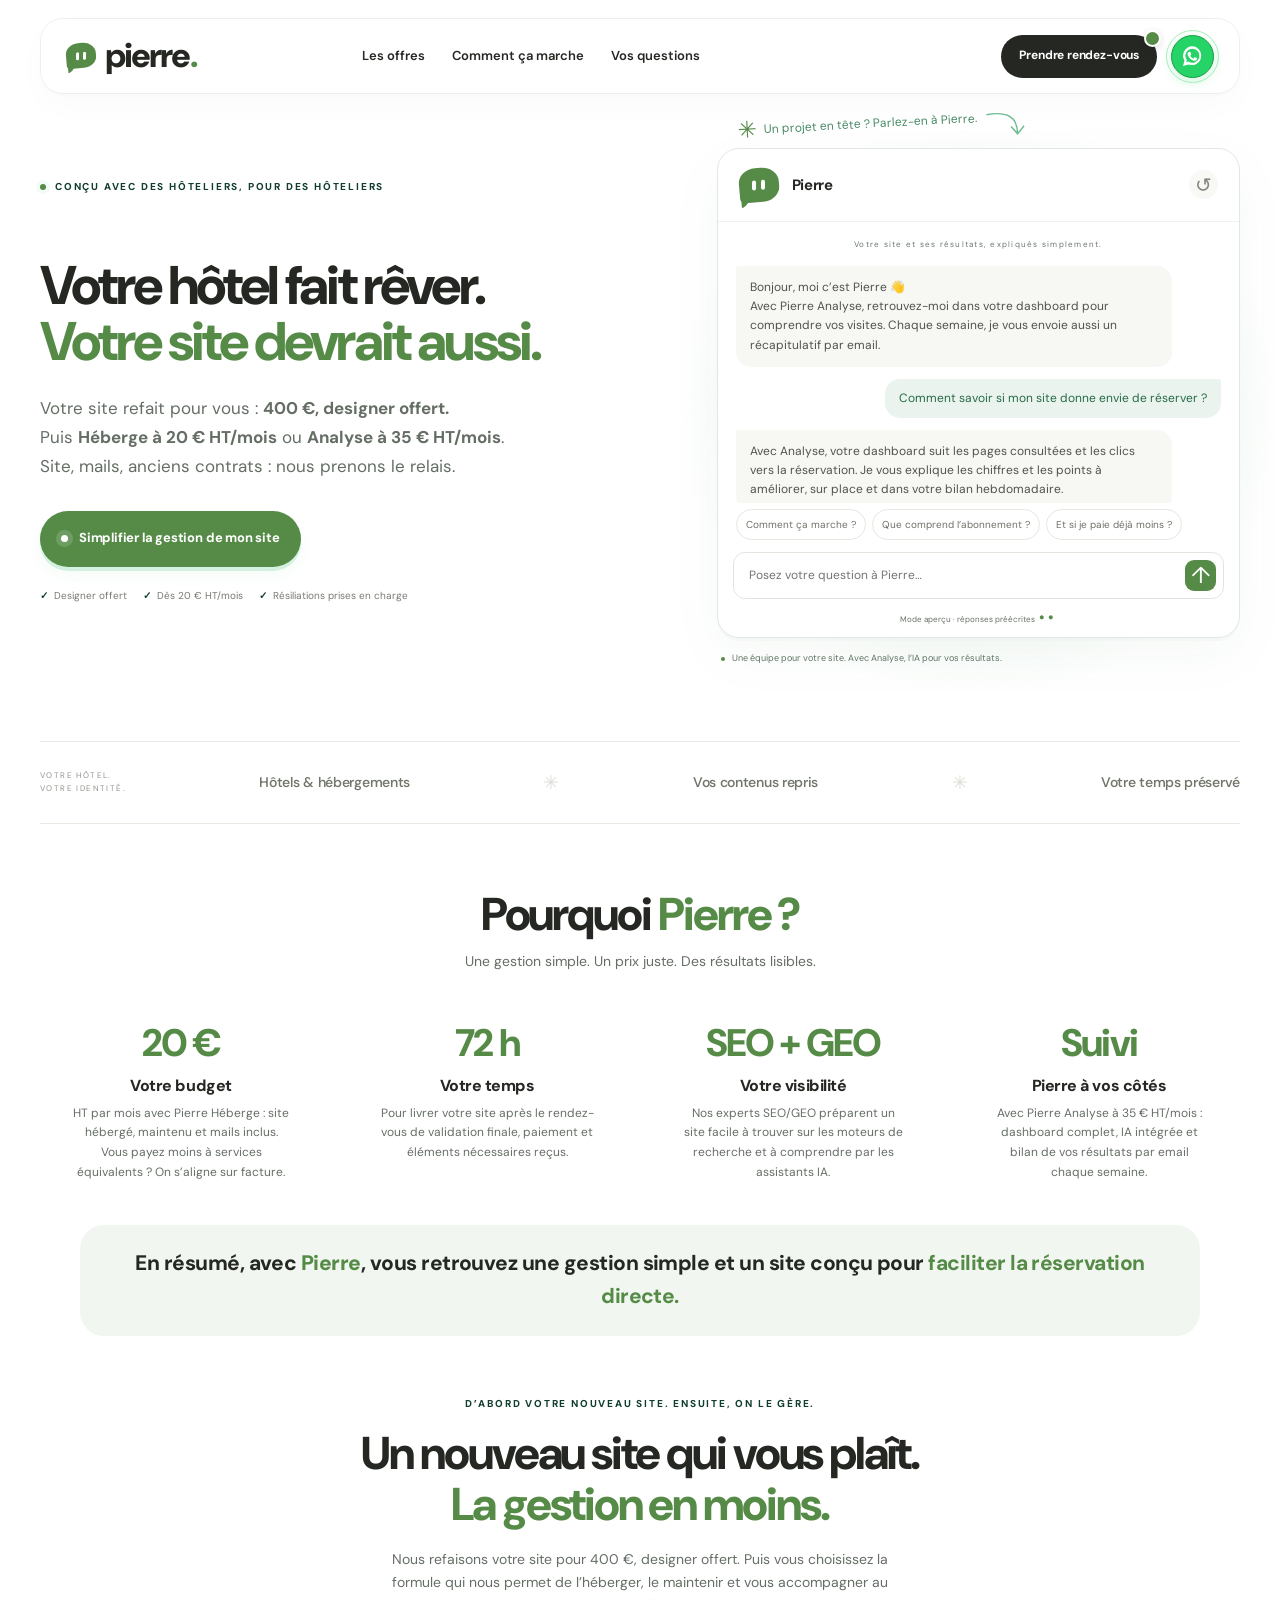
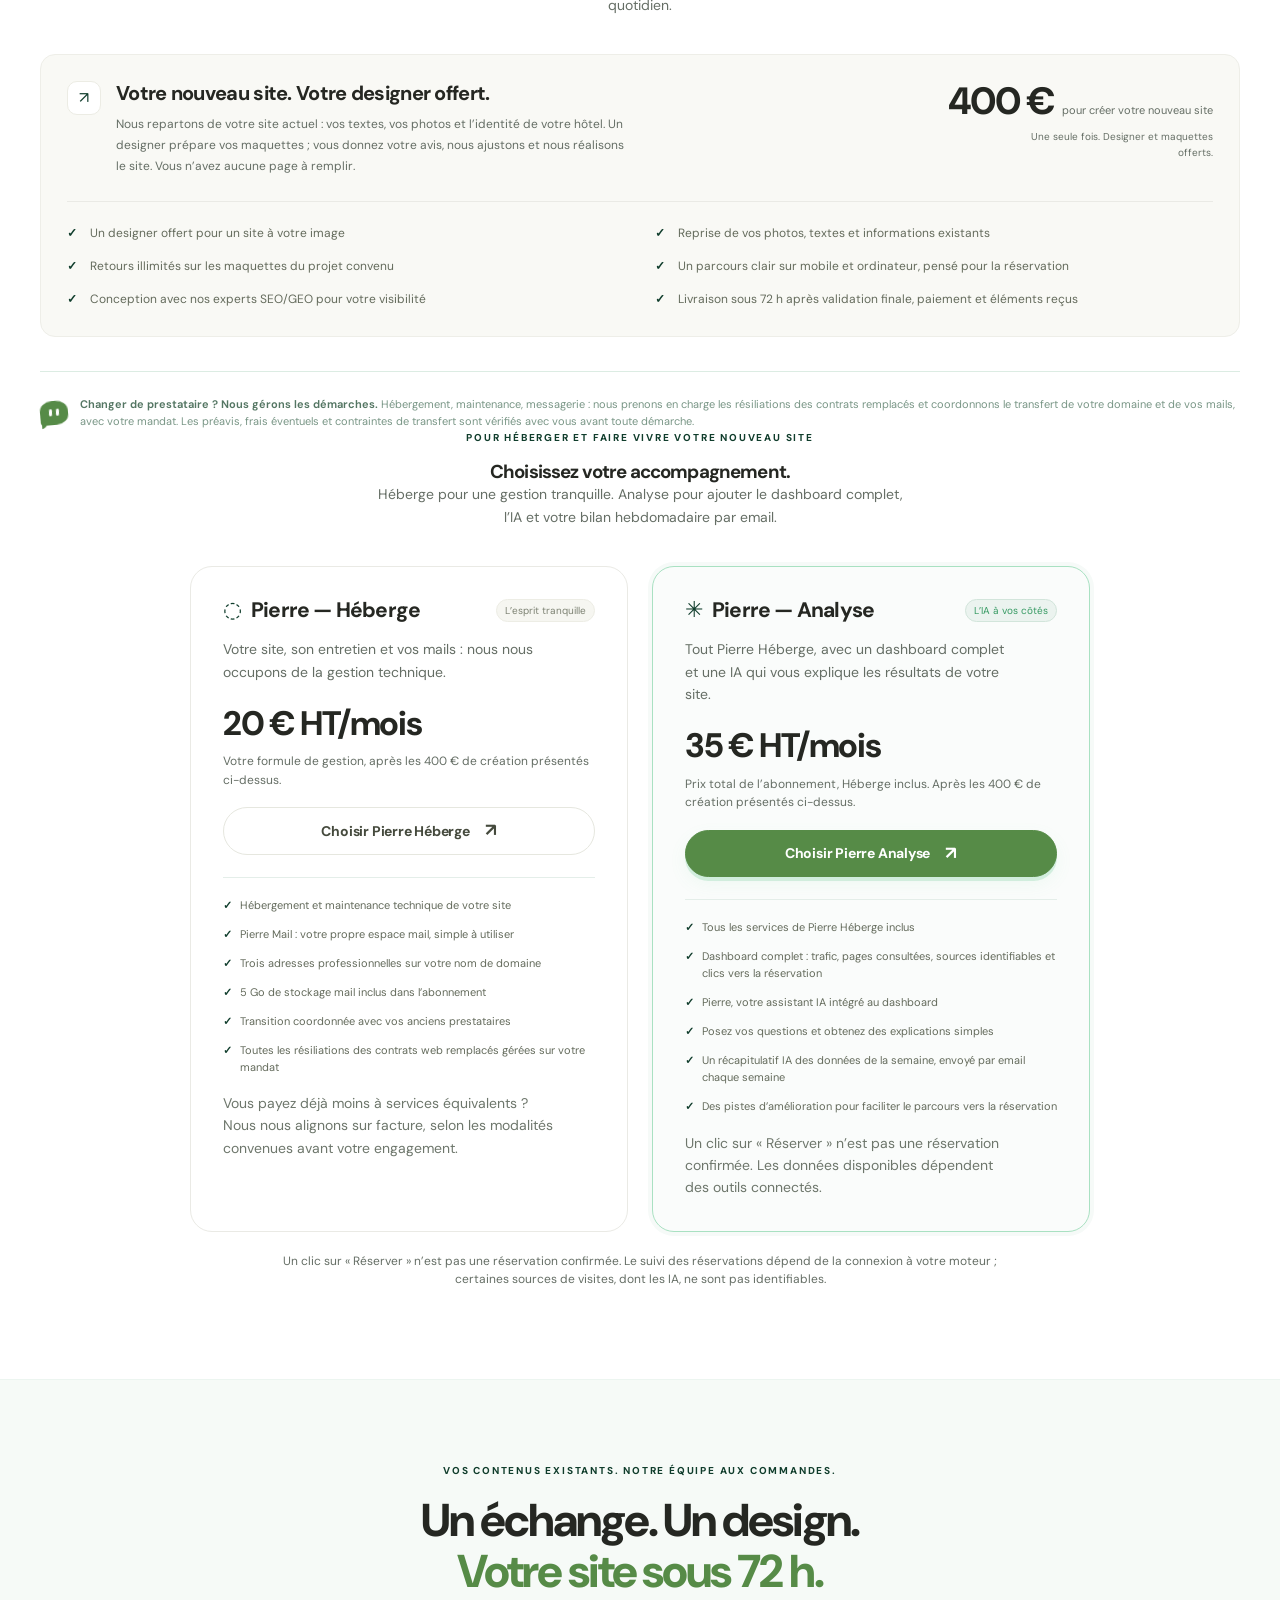
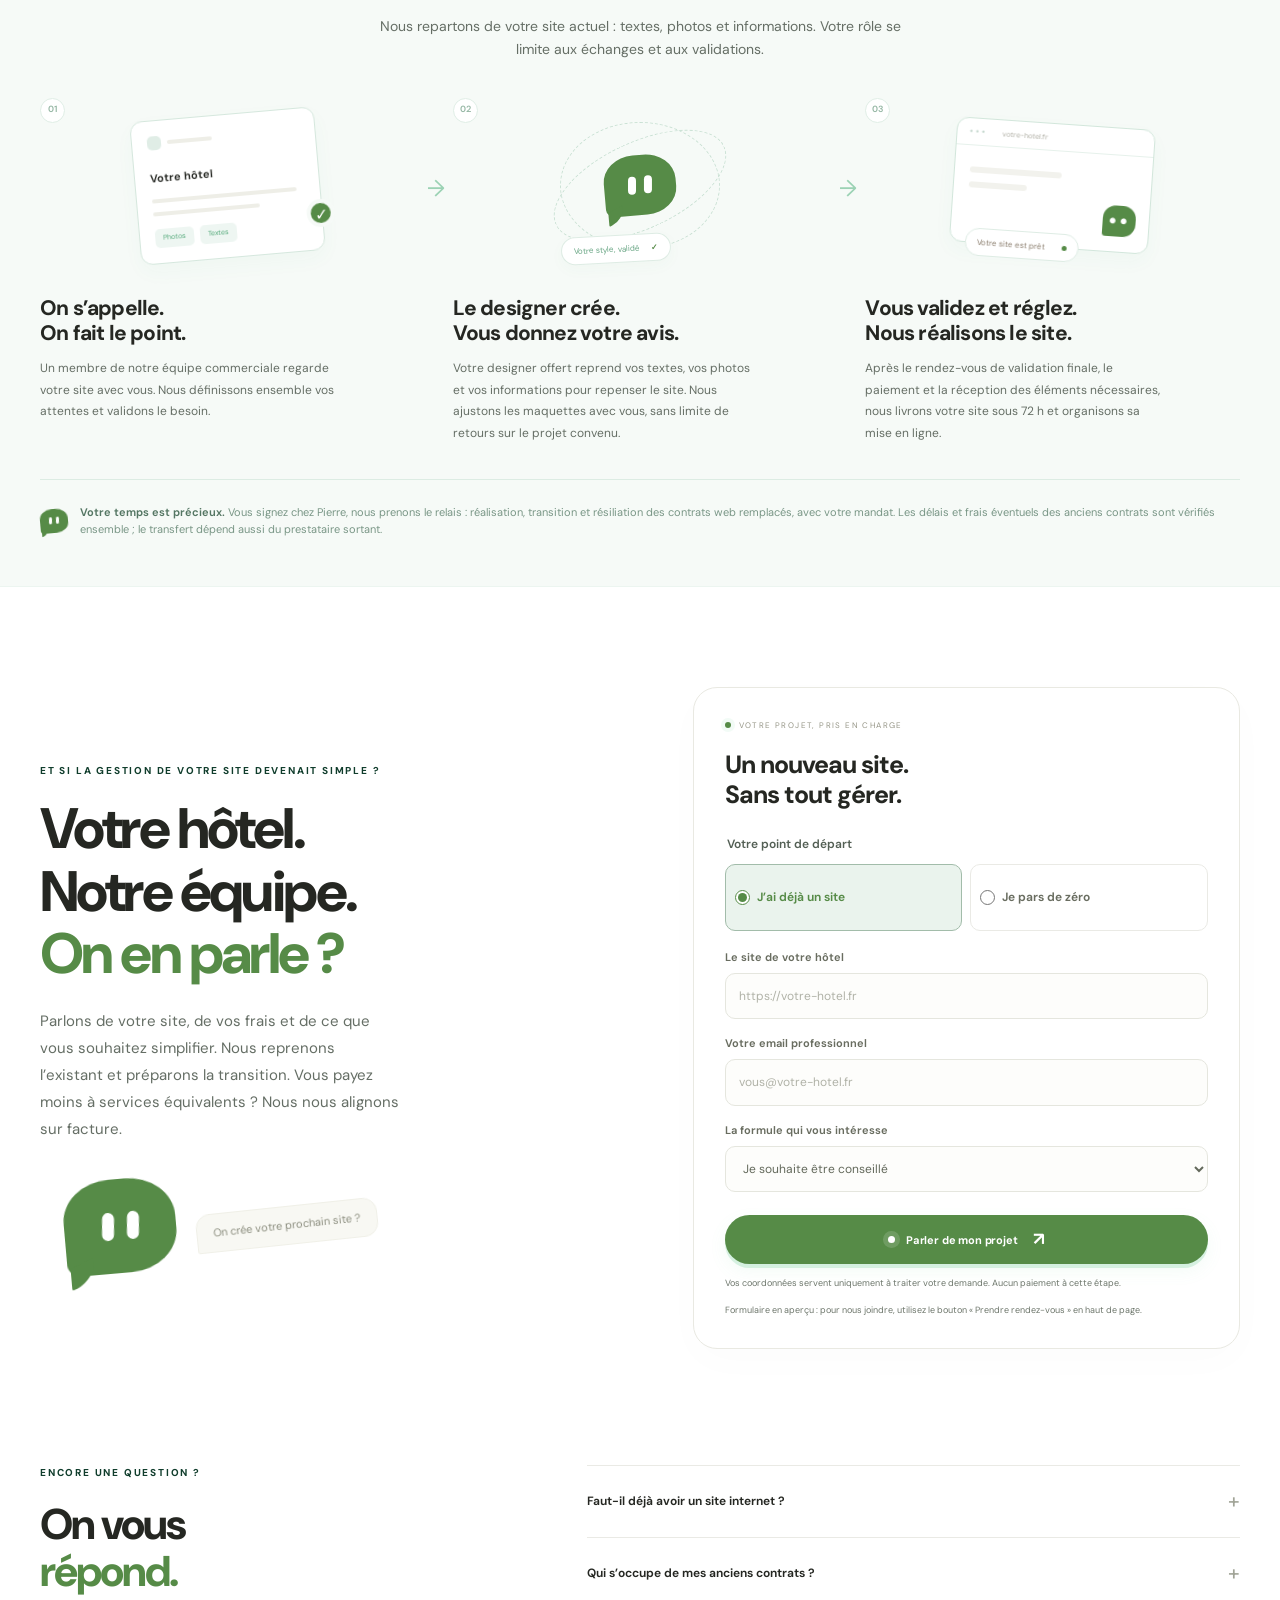
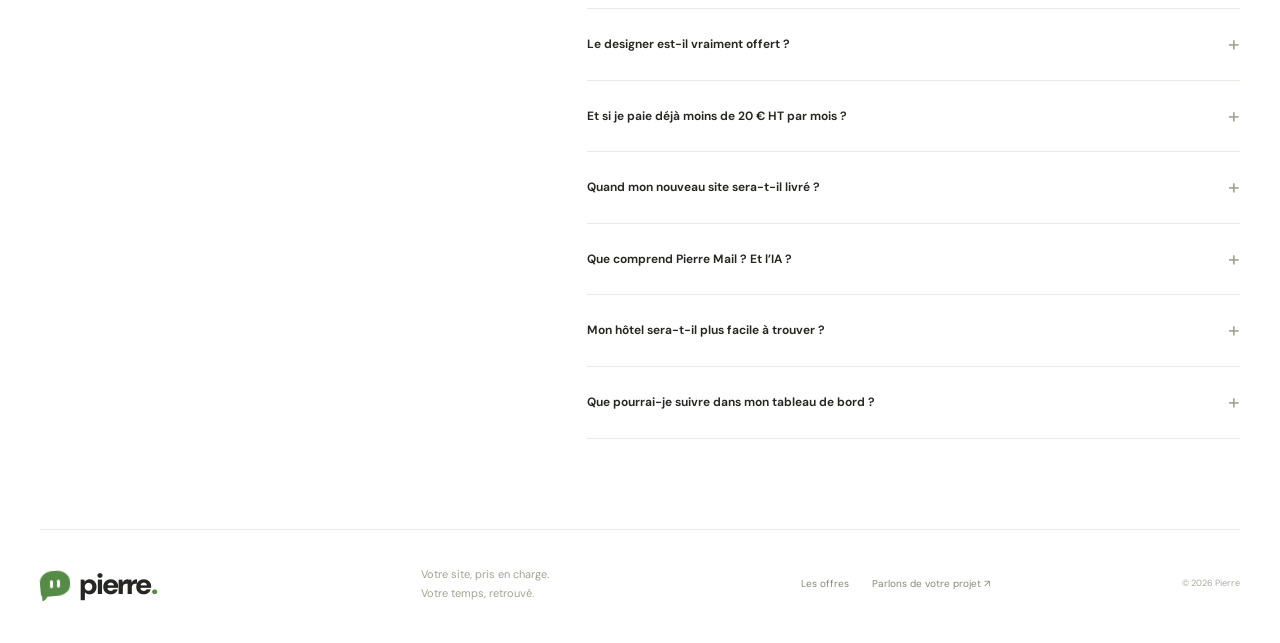
<file: index.html>
<!DOCTYPE html>

<html lang="fr">
<head>
<meta charset="utf-8"/>
<meta content="width=device-width, initial-scale=1" name="viewport"/>
<title>Pierre — Hébergez à 20 €, analysez avec l’IA à 35 € HT/mois.</title>
<meta content="Pierre Héberge à 20 € HT/mois : hébergement, maintenance et mails. Pierre Analyse à 35 € HT/mois : Héberge + dashboard complet, IA et bilan hebdomadaire par email. Création du site : 400 €, designer offert." name="description"/>
<meta content="#174c38" name="theme-color"/>
<meta content="index,follow,max-image-preview:large" name="robots"/>
<!-- Contenu révisé ; vérifier les modalités commerciales avant publication. -->
<link href="https://pierre-ai.fr/" rel="canonical"/>
<meta content="website" property="og:type"/>
<meta content="fr_FR" property="og:locale"/>
<meta content="Votre hôtel fait rêver. Votre site devrait aussi." property="og:title"/>
<meta content="Une équipe pour votre site, votre hébergement et vos mails. Designer offert, contenus repris et tableau de bord avec Pierre pour comprendre votre trafic." property="og:description"/>
<meta content="https://pierre-ai.fr/" property="og:url"/>
<meta content="https://pierre-ai.fr/og-image.svg" property="og:image"/>
<meta content="summary_large_image" name="twitter:card"/>
<link href="icon.svg" rel="icon" type="image/svg+xml"/>
<link href="https://fonts.googleapis.com" rel="preconnect"/>
<link crossorigin="" href="https://fonts.gstatic.com" rel="preconnect"/>
<link href="https://fonts.googleapis.com/css2?family=DM+Sans:wght@400;450;500;550;600;650;700;750;800;850;900&amp;display=swap" rel="stylesheet"/>
<link href="styles.css" rel="stylesheet"/>
<script type="application/ld+json">{"@context": "https://schema.org", "@graph": [{"@type": "Organization", "@id": "https://pierre-ai.fr/#org", "name": "Pierre", "url": "https://pierre-ai.fr/"}, {"@type": "WebSite", "name": "Pierre", "url": "https://pierre-ai.fr/", "inLanguage": "fr"}]}</script>
</head>
<body>
<a class="skip-link" href="#contenu">Aller au contenu</a>
<header class="header">
<nav aria-label="Navigation principale" class="nav wrap">
<a aria-label="Pierre, accueil" class="logo" href="#accueil">
<span aria-hidden="true" class="mascot small">
<i></i>
<i></i>
</span>
    pierre<span class="logo-dot">.</span>
</a>
<div class="nav-links" id="nav-links">
<a href="#offres">Les offres</a>
<a href="#methode">Comment ça marche</a>
<a href="#faq">Vos questions</a>
</div>
<div class="nav-contact-actions">
<a class="button nav-cta appointment-button" href="https://calendly.com/enzo-giardina-edu/30min" rel="noopener noreferrer" target="_blank">
<span aria-hidden="true" class="appointment-notification"></span>
  Prendre rendez-vous

</a>
<a aria-label="Contacter l’équipe Pierre sur WhatsApp" class="whatsapp-button" href="https://wa.me/33763126175?text=Bonjour%2C%20je%20souhaite%20en%20savoir%20plus%20sur%20Pierre." rel="noopener noreferrer" target="_blank">
<svg aria-hidden="true" class="whatsapp-icon" focusable="false" viewbox="0 0 32 32">
<path d="M16 3A12 12 0 0 0 5.7 21.15L3.9 28.1l7.09-1.85A12 12 0 1 0 16 3Zm0 3a9 9 0 1 1-4.63 16.72l-.55-.33-2.83.74.72-2.79-.36-.58A9 9 0 0 1 16 6Z" fill="currentColor" fill-rule="evenodd"></path>
<path d="m11.5 10.1 1.1-.1c.3 0 .5.1.7.5l1 2.3c.1.3.1.5-.1.8l-.8 1c-.2.2-.2.4 0 .7.8 1.4 1.8 2.4 3.3 3.1.3.2.5.2.7-.1l1-1.2c.2-.3.4-.3.7-.2l2.2 1.1c.4.2.5.3.5.6 0 1.6-1.2 2.8-2.6 2.8-1.8 0-4.5-1.2-6.4-3-1.8-1.7-3.2-4-3.2-5.8 0-1.1.7-2.2 1.9-2.5Z" fill="currentColor"></path>
</svg>
</a>
</div>
<button aria-controls="nav-links" aria-expanded="false" aria-label="Ouvrir le menu" class="menu-toggle" type="button">
<span></span>
<span></span>
</button>
</nav>
</header>
<main id="contenu">
<section class="hero wrap" id="accueil">
<div class="hero-copy">
<p class="eyebrow"><span class="status-dot"></span> CONÇU AVEC DES HÔTELIERS, POUR DES HÔTELIERS</p>
<h1><br/>Votre hôtel fait rêver.<br/><span>Votre site devrait aussi.</span></h1>
<p class="hero-description">Votre site refait pour vous : <strong>400 €, designer offert.</strong><br/>Puis <strong>Héberge à 20 € HT/mois</strong> ou <strong>Analyse à 35 € HT/mois</strong>. <br class="desktop-break"/> Site, mails, anciens contrats : nous prenons le relais.</p>
<a class="button primary hero-cta" href="#demande"><span class="button-dot"></span>Simplifier la gestion de mon site</a>
<div class="hero-facts"><span><b>✓</b> Designer offert</span><span><b>✓</b> Dès 20 € HT/mois</span><span><b>✓</b> Résiliations prises en charge</span></div>
</div>
<div class="hero-demo">
<div class="demo-caption"><span aria-hidden="true" class="little-spark">✳</span> Un projet en tête ? Parlez-en à Pierre. <svg aria-hidden="true" viewbox="0 0 50 35"><path d="M2 5Q38 0 37 28M30 20l7 9 8-9"></path></svg></div>
<div class="chat" id="chat">
<div class="chat-header"><span aria-hidden="true" class="mascot"><i></i><i></i></span><div><strong>Pierre</strong></div><button aria-label="Recommencer la conversation" class="icon-button" id="reset-chat" title="Recommencer la conversation" type="button">↺</button></div>
<div aria-label="Conversation avec Pierre" aria-live="polite" aria-relevant="additions" class="chat-messages" id="messages" role="log"><p class="chat-context">Votre site et ses résultats, expliqués simplement.</p>
<div class="message bot"><p>Bonjour, moi c’est Pierre 👋<br/>Avec Pierre Analyse, retrouvez-moi dans votre dashboard pour comprendre vos visites. Chaque semaine, je vous envoie aussi un récapitulatif par email.</p></div>
<div class="message visitor"><p>Comment savoir si mon site donne envie de réserver ?</p></div>
<div class="message bot initial-answer"><p>Avec Analyse, votre dashboard suit les pages consultées et les clics vers la réservation. Je vous explique les chiffres et les points à améliorer, sur place et dans votre bilan hebdomadaire.</p></div></div>
<div aria-label="Suggestions de questions" class="suggestions"><button data-question="Comment ça marche ?" type="button">Comment ça marche ?</button><button data-question="Que comprend l’abonnement ?" type="button">Que comprend l’abonnement ?</button><button data-question="Et si je paie déjà moins ?" type="button">Et si je paie déjà moins ?</button></div>
<form class="chat-form" id="chat-form"><label class="sr-only" for="chat-input">Votre question à Pierre</label><input autocomplete="off" id="chat-input" maxlength="600" placeholder="Posez votre question à Pierre…" required=""/><button aria-label="Envoyer ma question" type="submit">↑</button></form>
<div class="chat-footer"><span id="chat-mode">Mode aperçu · réponses préécrites</span> <span aria-hidden="true" class="mini-eyes">••</span></div>
</div>
<div class="demo-under"><span class="status-dot"></span> Une équipe pour votre site. Avec Analyse, l’IA pour vos résultats.</div>
</div>
</section>
<div class="audience wrap"><span>VOTRE HÔTEL.<br/>VOTRE IDENTITÉ.</span><div>Hôtels & hébergements</div><i>✳</i><div>Vos contenus repris</div><i>✳</i><div>Votre temps préservé</div></div>
<section class="why-pierre wrap" id="pourquoi-pierre">
  <div class="why-heading reveal">
    <h2>Pourquoi <span>Pierre ?</span></h2>
    <p>Une gestion simple. Un prix juste. Des résultats lisibles.</p>
  </div>
  <div class="why-stats reveal">
    <div class="why-stat">
      <strong>20 €</strong>
      <h3>Votre budget</h3>
      <p><p>HT par mois avec Pierre Héberge : site hébergé, maintenu et mails inclus. Vous payez moins à services équivalents ? On s’aligne sur facture.</p>
    </div>
    <div class="why-stat">
      <strong>72 h</strong>
      <h3>Votre temps</h3>
      <p><p>Pour livrer votre site après le rendez-vous de validation finale, paiement et éléments nécessaires reçus.</p></p>
    </div>
    <div class="why-stat">
      <strong>SEO + GEO</strong>
      <h3>Votre visibilité</h3>
      <p>Nos experts SEO/GEO préparent un site facile à trouver sur les moteurs de recherche et à comprendre par les assistants IA.</p>
    </div>
    <div class="why-stat">
      <strong>Suivi</strong>
      <h3>Pierre à vos côtés</h3>
      <p>Avec Pierre Analyse à 35 € HT/mois : dashboard complet, IA intégrée et bilan de vos résultats par email chaque semaine.</p>
    </div>
  </div>
  <div class="why-conclusion reveal" style="background:#f1f7f0;border-radius:24px;padding:22px 28px;margin:42px auto 0;max-width:1120px;text-align:center;">
    <p style="color:#252722;font-size:clamp(15px,2vw,21px);font-weight:750;line-height:1.6;letter-spacing:-.025em;">
      En résumé, avec <span style="color:var(--forest);font-weight:850;">Pierre</span>, vous retrouvez une gestion simple et un site conçu pour <span style="color:var(--forest);">faciliter la réservation directe.</span>
    </p>
  </div>
</section>
<section class="section offers wrap" id="offres">
<div class="section-heading reveal"><p class="eyebrow">D’ABORD VOTRE NOUVEAU SITE. ENSUITE, ON LE GÈRE.</p><h2>Un nouveau site qui vous plaît.<br/><span>La gestion en moins.</span></h2><p>Nous refaisons votre site pour 400 €, designer offert. Puis vous choisissez la formule qui nous permet de l’héberger, le maintenir et vous accompagner au quotidien.</p></div>
<div class="setup-strip setup-strip--detailed reveal">
<div class="setup-strip__intro"><span aria-hidden="true" class="setup-icon">↗</span><div class="setup-strip__copy">
<h3>Votre nouveau site. Votre designer offert.</h3>
<p>Nous repartons de votre site actuel : vos textes, vos photos et l’identité de votre hôtel. Un designer prépare vos maquettes ; vous donnez votre avis, nous ajustons et nous réalisons le site. Vous n’avez aucune page à remplir.</p>
</div></div>
<div class="setup-strip__price"><p><strong>400 €</strong><span>pour créer votre nouveau site</span></p><span class="setup-strip__once">Une seule fois. Designer et maquettes offerts.</span></div>
<ul class="setup-strip__services" role="list">
<li><span aria-hidden="true" class="setup-strip__check">✓</span><span>Un designer offert pour un site à votre image</span></li>
<li><span aria-hidden="true" class="setup-strip__check">✓</span><span>Reprise de vos photos, textes et informations existants</span></li>
<li><span aria-hidden="true" class="setup-strip__check">✓</span><span>Retours illimités sur les maquettes du projet convenu</span></li>
<li><span aria-hidden="true" class="setup-strip__check">✓</span><span>Un parcours clair sur mobile et ordinateur, pensé pour la réservation</span></li>
<li><span aria-hidden="true" class="setup-strip__check">✓</span><span>Conception avec nos experts SEO/GEO pour votre visibilité</span></li>
<li><span aria-hidden="true" class="setup-strip__check">✓</span><span>Livraison sous 72 h après validation finale, paiement et éléments reçus</span></li>
</ul>
</div>
<div class="human-note reveal"><span aria-hidden="true" class="mascot tiny"><i></i><i></i></span><p><strong>Changer de prestataire ? Nous gérons les démarches.</strong> Hébergement, maintenance, messagerie : nous prenons en charge les résiliations des contrats remplacés et coordonnons le transfert de votre domaine et de vos mails, avec votre mandat. Les préavis, frais éventuels et contraintes de transfert sont vérifiés avec vous avant toute démarche.</p></div>
<div class="section-heading reveal"><p class="eyebrow">POUR HÉBERGER ET FAIRE VIVRE VOTRE NOUVEAU SITE</p><h3>Choisissez votre accompagnement.</h3><p>Héberge pour une gestion tranquille. Analyse pour ajouter le dashboard complet, l’IA et votre bilan hebdomadaire par email.</p></div>
<div class="pricing-grid pierre-pricing">
<article class="price-card reveal">
<div class="plan-top"><span aria-hidden="true" class="plan-symbol">◌</span><h3>Pierre — Héberge</h3><span class="plan-tag">L’esprit tranquille</span></div>
<p>Votre site, son entretien et vos mails : nous nous occupons de la gestion technique.</p>
<div class="price"><strong>20 € HT/mois</strong></div>
<div class="season-detail">Votre formule de gestion, après les 400 € de création présentés ci-dessus.</div>
<a class="button plan-button" data-plan="heberge" href="#demande">Choisir Pierre Héberge <span aria-hidden="true">↗</span></a>
<ul>
<li>Hébergement et maintenance technique de votre site</li>
<li>Pierre Mail : votre propre espace mail, simple à utiliser</li>
<li>Trois adresses professionnelles sur votre nom de domaine</li>
<li>5 Go de stockage mail inclus dans l’abonnement</li>
<li>Transition coordonnée avec vos anciens prestataires</li>
<li>Toutes les résiliations des contrats web remplacés gérées sur votre mandat</li>
</ul>
<p class="form-note">Vous payez déjà moins à services équivalents ? Nous nous alignons sur facture, selon les modalités convenues avant votre engagement.</p>
</article>
<article class="price-card featured reveal">
<div class="plan-top"><span aria-hidden="true" class="plan-symbol">✳</span><h3>Pierre — Analyse</h3><span class="plan-tag">L’IA à vos côtés</span></div>
<p>Tout Pierre Héberge, avec un dashboard complet et une IA qui vous explique les résultats de votre site.</p>
<div class="price"><strong>35 € HT/mois</strong></div>
<div class="season-detail">Prix total de l’abonnement, Héberge inclus. Après les 400 € de création présentés ci-dessus.</div>
<a class="button primary plan-button" data-plan="analyse" href="#demande">Choisir Pierre Analyse <span aria-hidden="true">↗</span></a>
<ul>
<li>Tous les services de Pierre Héberge inclus</li>
<li>Dashboard complet : trafic, pages consultées, sources identifiables et clics vers la réservation</li>
<li>Pierre, votre assistant IA intégré au dashboard</li>
<li>Posez vos questions et obtenez des explications simples</li>
<li>Un récapitulatif IA des données de la semaine, envoyé par email chaque semaine</li>
<li>Des pistes d’amélioration pour faciliter le parcours vers la réservation</li>
</ul>
<p class="form-note">Un clic sur « Réserver » n’est pas une réservation confirmée. Les données disponibles dépendent des outils connectés.</p>
</article>
</div>
<p class="launch-note">Un clic sur « Réserver » n’est pas une réservation confirmée. Le suivi des réservations dépend de la connexion à votre moteur ; certaines sources de visites, dont les IA, ne sont pas identifiables.</p></section>
<section class="method-section" id="methode"><div class="wrap">
<div class="section-heading reveal"><p class="eyebrow">VOS CONTENUS EXISTANTS. NOTRE ÉQUIPE AUX COMMANDES.</p><h2>Un échange. Un design.<br/><span>Votre site sous 72 h.</span></h2><p>Nous repartons de votre site actuel : textes, photos et informations. Votre rôle se limite aux échanges et aux validations.</p></div>
<div class="process">
<article class="process-step reveal"><div class="step-art"><span class="step-label">01</span><div class="document-art"><div class="doc-top"><span></span><i></i></div><b>Votre hôtel</b><i class="doc-line"></i><i class="doc-line short"></i><div class="doc-tags"><span>Photos</span><span>Textes</span></div><span class="doc-check">✓</span></div></div><h3>On s’appelle.<br/>On fait le point.</h3><p>Un membre de notre équipe commerciale regarde votre site avec vous. Nous définissons ensemble vos attentes et validons le besoin.</p></article>
<article class="process-step reveal"><div class="step-art"><span class="step-label">02</span><div class="training-art"><span class="orbit-one"></span><span class="orbit-two"></span><span aria-hidden="true" class="mascot large"><i></i><i></i></span><span class="training-chip">Votre style, validé <b>✓</b></span></div></div><h3>Le designer crée.<br/>Vous donnez votre avis.</h3><p>Votre designer offert reprend vos textes, vos photos et vos informations pour repenser le site. Nous ajustons les maquettes avec vous, sans limite de retours sur le projet convenu.</p></article>
<article class="process-step reveal"><div class="step-art"><span class="step-label">03</span><div class="site-art"><div class="site-bar">••• <span>votre-hotel.fr</span></div><div class="site-lines"><i></i><i></i></div><span class="site-bubble"><span class="mini-eyes">••</span></span><span class="site-online">Votre site est prêt <i></i></span></div></div><h3>Vous validez et réglez.<br/>Nous réalisons le site.</h3><p>Après le rendez-vous de validation finale, le paiement et la réception des éléments nécessaires, nous livrons votre site sous 72 h et organisons sa mise en ligne.</p></article>
</div>
<div class="human-note reveal"><span aria-hidden="true" class="mascot tiny"><i></i><i></i></span><p><strong>Votre temps est précieux.</strong> Vous signez chez Pierre, nous prenons le relais : réalisation, transition et résiliation des contrats web remplacés, avec votre mandat. Les délais et frais éventuels des anciens contrats sont vérifiés ensemble ; le transfert dépend aussi du prestataire sortant.</p></div>
</div></section>
<section class="request-section wrap" id="demande"><div class="request-copy reveal"><p class="eyebrow">ET SI LA GESTION DE VOTRE SITE DEVENAIT SIMPLE ?</p><h2>Votre hôtel.<br/>Notre équipe.<br/><span>On en parle ?</span></h2><p>Parlons de votre site, de vos frais et de ce que vous souhaitez simplifier. Nous reprenons l’existant et préparons la transition. Vous payez moins à services équivalents ? Nous nous alignons sur facture.</p><div class="request-mascot"><span aria-hidden="true" class="mascot giant"><i></i><i></i></span><span class="speech-note">On crée votre prochain site ?</span></div></div>
<div class="request-card reveal"><div class="form-heading"><span class="status-dot"></span> VOTRE PROJET, PRIS EN CHARGE</div><h3>Un nouveau site.<br/>Sans tout gérer.</h3><form id="request-form"><fieldset class="project-origin"><legend>Votre point de départ</legend><div class="origin-options"><label><input checked="" name="origin" type="radio" value="existing"/> J’ai déjà un site</label><label><input name="origin" type="radio" value="new"/> Je pars de zéro</label></div></fieldset><div id="website-field"><label for="site-url">Le site de votre hôtel</label><input id="site-url" maxlength="500" name="website" placeholder="https://votre-hotel.fr" required="" type="url"/></div><p class="new-project-note" hidden="" id="new-project-note">Nous ferons le point ensemble sur vos contenus et les informations nécessaires à la création de votre site.</p><label for="contact-email">Votre email professionnel</label><input id="contact-email" maxlength="254" name="email" placeholder="vous@votre-hotel.fr" required="" type="email"/><label for="plan-choice">La formule qui vous intéresse</label><select id="plan-choice" name="plan"><option value="indecis">Je souhaite être conseillé</option><option value="heberge">Pierre Héberge — 20 € HT/mois</option><option value="analyse">Pierre Analyse — 35 € HT/mois, Héberge inclus</option></select><div aria-hidden="true" class="honeypot"><label for="company-fax">Fax</label><input autocomplete="off" id="company-fax" name="fax" tabindex="-1"/></div><button class="button primary request-submit" type="submit"><span class="button-dot"></span>Parler de mon projet <span aria-hidden="true">↗</span></button><p class="form-note">Vos coordonnées servent uniquement à traiter votre demande. Aucun paiement à cette étape.</p><p class="form-note" id="demo-mode">Formulaire en aperçu : pour nous joindre, utilisez le bouton « Prendre rendez-vous » en haut de page.</p><p aria-live="polite" class="form-status" id="form-status" role="status"></p></form></div></section>
<section class="faq-section wrap" id="faq"><div class="reveal"><p class="eyebrow">ENCORE UNE QUESTION ?</p><h2>On vous<br/><span>répond.</span></h2></div><div class="faq-list reveal"><details><summary>Faut-il déjà avoir un site internet ? <span>+</span></summary><p>Nous pouvons refaire votre site existant ou créer celui de votre hôtel. Si vous avez déjà un site, nous reprenons les textes, les photos et les informations utiles que vous êtes autorisé à utiliser. Vous n’avez pas à tout préparer à nouveau.</p></details><details><summary>Qui s’occupe de mes anciens contrats ? <span>+</span></summary><p>Notre équipe prend en charge toutes les démarches de résiliation des contrats web remplacés par votre offre Pierre : hébergement, maintenance et messagerie. Avec votre mandat, nous coordonnons aussi la transition du domaine et des mails. Nous vérifions ensemble les contrats concernés, les préavis et les frais éventuels avant d’agir. Leur prise en charge administrative ne signifie pas que Pierre règle les sommes restant dues à vos anciens fournisseurs.</p></details><details><summary>Le designer est-il vraiment offert ? <span>+</span></summary><p>Oui. Pour la refonte à 400 €, nous vous offrons l’accompagnement du designer et la préparation des maquettes. Il s’appuie sur votre site actuel. Les allers-retours sur les maquettes du projet convenu sont illimités avant leur validation finale.</p></details><details><summary>Et si je paie déjà moins de 20 € HT par mois ? <span>+</span></summary><p>Présentez-nous votre facture actuelle : si vous payez moins à services équivalents, nous nous alignons sur ce tarif. Les prestations comparées et les modalités d’alignement sont précisées avant votre engagement.</p></details><details><summary>Quand mon nouveau site sera-t-il livré ? <span>+</span></summary><p>Sous 72 heures après le rendez-vous de validation finale, une fois les maquettes validées, le paiement effectué et les éléments nécessaires reçus. La bascule du nom de domaine peut nécessiter un délai supplémentaire selon votre prestataire actuel.</p></details><details><summary>Que comprend Pierre Mail ? Et l’IA ? <span>+</span></summary><p>Votre propre espace mail, simple à utiliser, trois adresses professionnelles liées à votre domaine et 5 Go de stockage mail inclus. Des fonctions IA sont prévues pour faciliter la gestion de vos messages ; elles ne sont pas encore disponibles et aucune date n’est annoncée. Nous coordonnons aussi les résiliations des prestations remplacées, avec votre autorisation et selon vos contrats.</p></details><details><summary>Mon hôtel sera-t-il plus facile à trouver ? <span>+</span></summary><p>Nos sites sont conçus avec des experts SEO/GEO pour présenter clairement votre hôtel aux moteurs de recherche et aux assistants IA. Le designer prépare un parcours fluide pour vos visiteurs. Nous ne garantissons ni position sur Google, ni recommandation par une IA, ni volume de réservations.</p></details><details><summary>Que pourrai-je suivre dans mon tableau de bord ? <span>+</span></summary><p>Le dashboard complet et Pierre, l’assistant IA intégré, font partie de Pierre Analyse à 35 € HT/mois, qui inclut tous les services de Pierre Héberge. Suivez vos visites, les pages consultées, les sources identifiables et les clics vers la réservation. Posez vos questions à Pierre et recevez chaque semaine, directement dans votre boîte mail, un récapitulatif IA des données de la semaine et des pistes d’amélioration. Les réservations confirmées et leur taux de conversion ne sont mesurables que si le moteur transmet ces données. Certaines sources, notamment les IA, peuvent ne pas être identifiables.</p></details></div></section>
</main>
<footer class="footer wrap"><a aria-label="Pierre, accueil" class="logo" href="#accueil"><span aria-hidden="true" class="mascot small"><i></i><i></i></span>pierre<span class="logo-dot">.</span></a><p>Votre site, pris en charge.<br/>Votre temps, retrouvé.</p><div><a href="#offres">Les offres</a><a href="#demande">Parlons de votre projet ↗</a></div><small>© 2026 Pierre</small></footer>



<script src="config.js"></script><script src="script.js"></script></body>
</html>
</file>
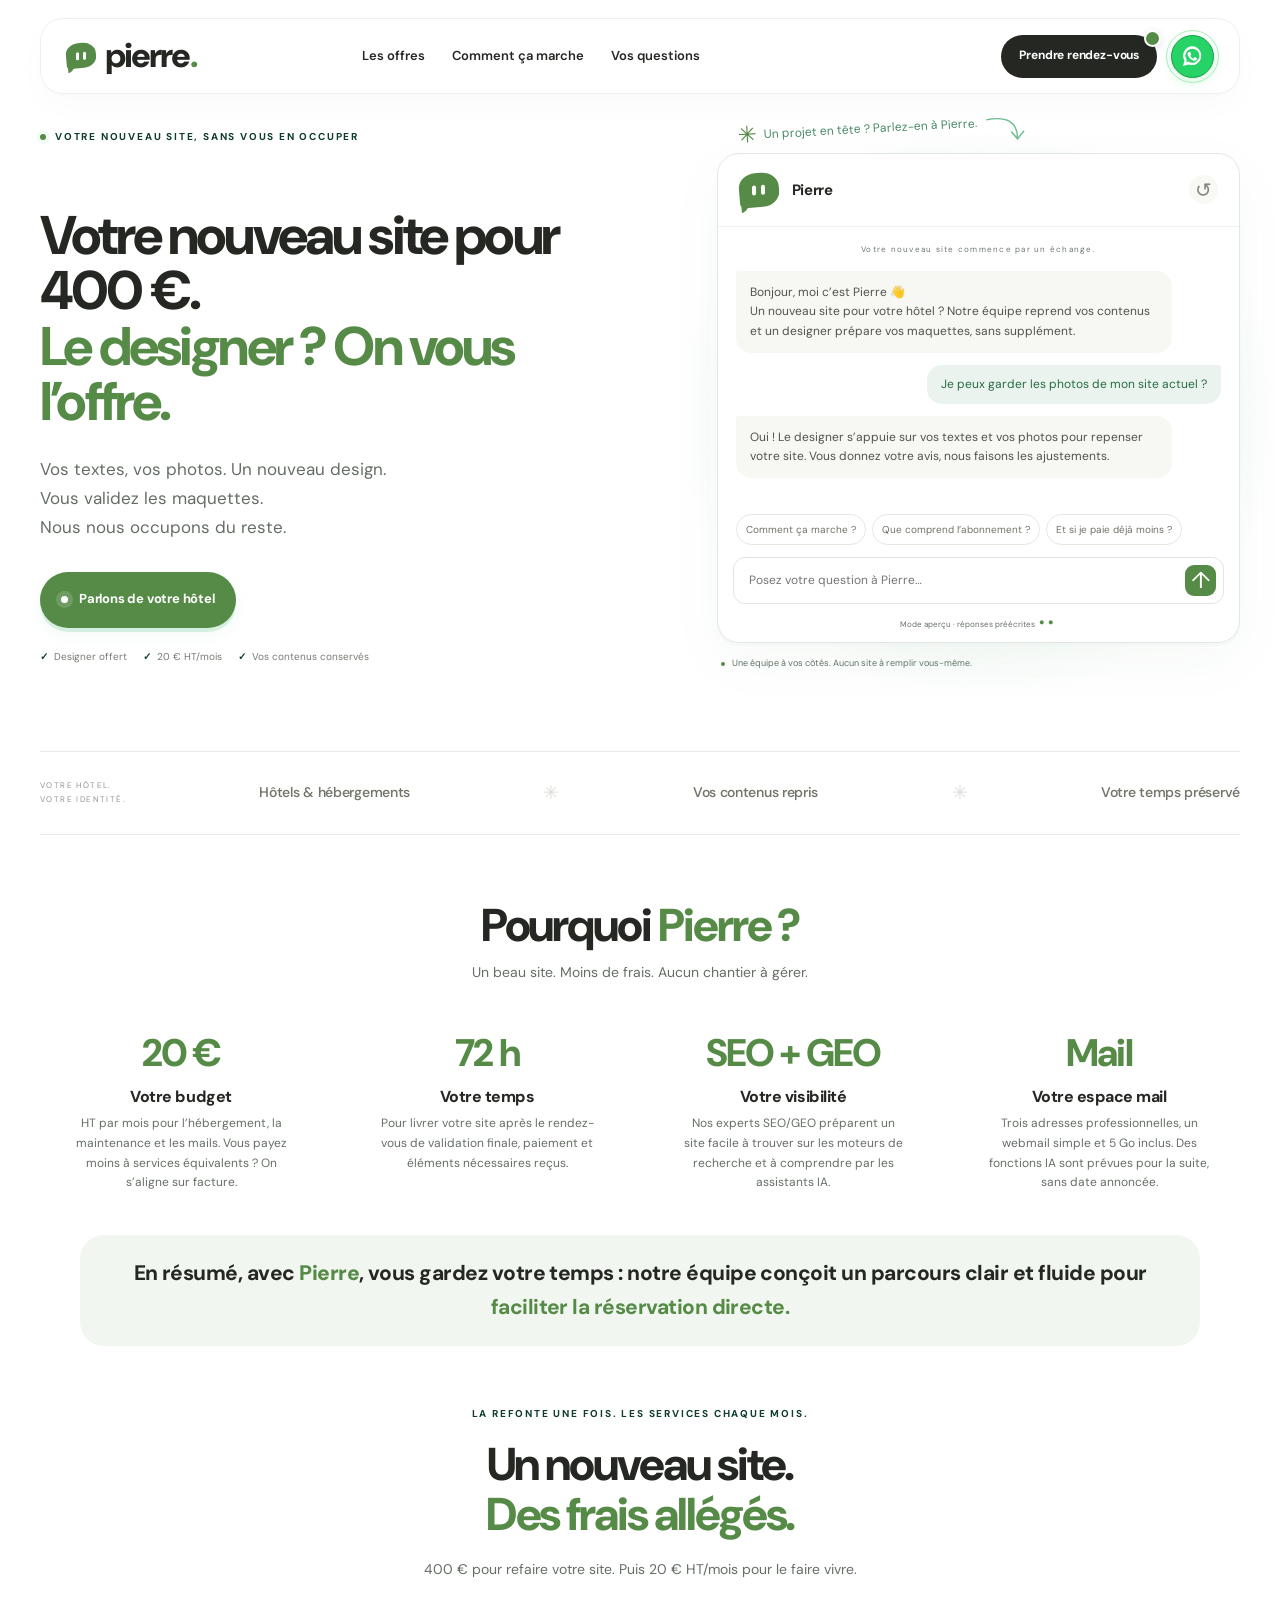
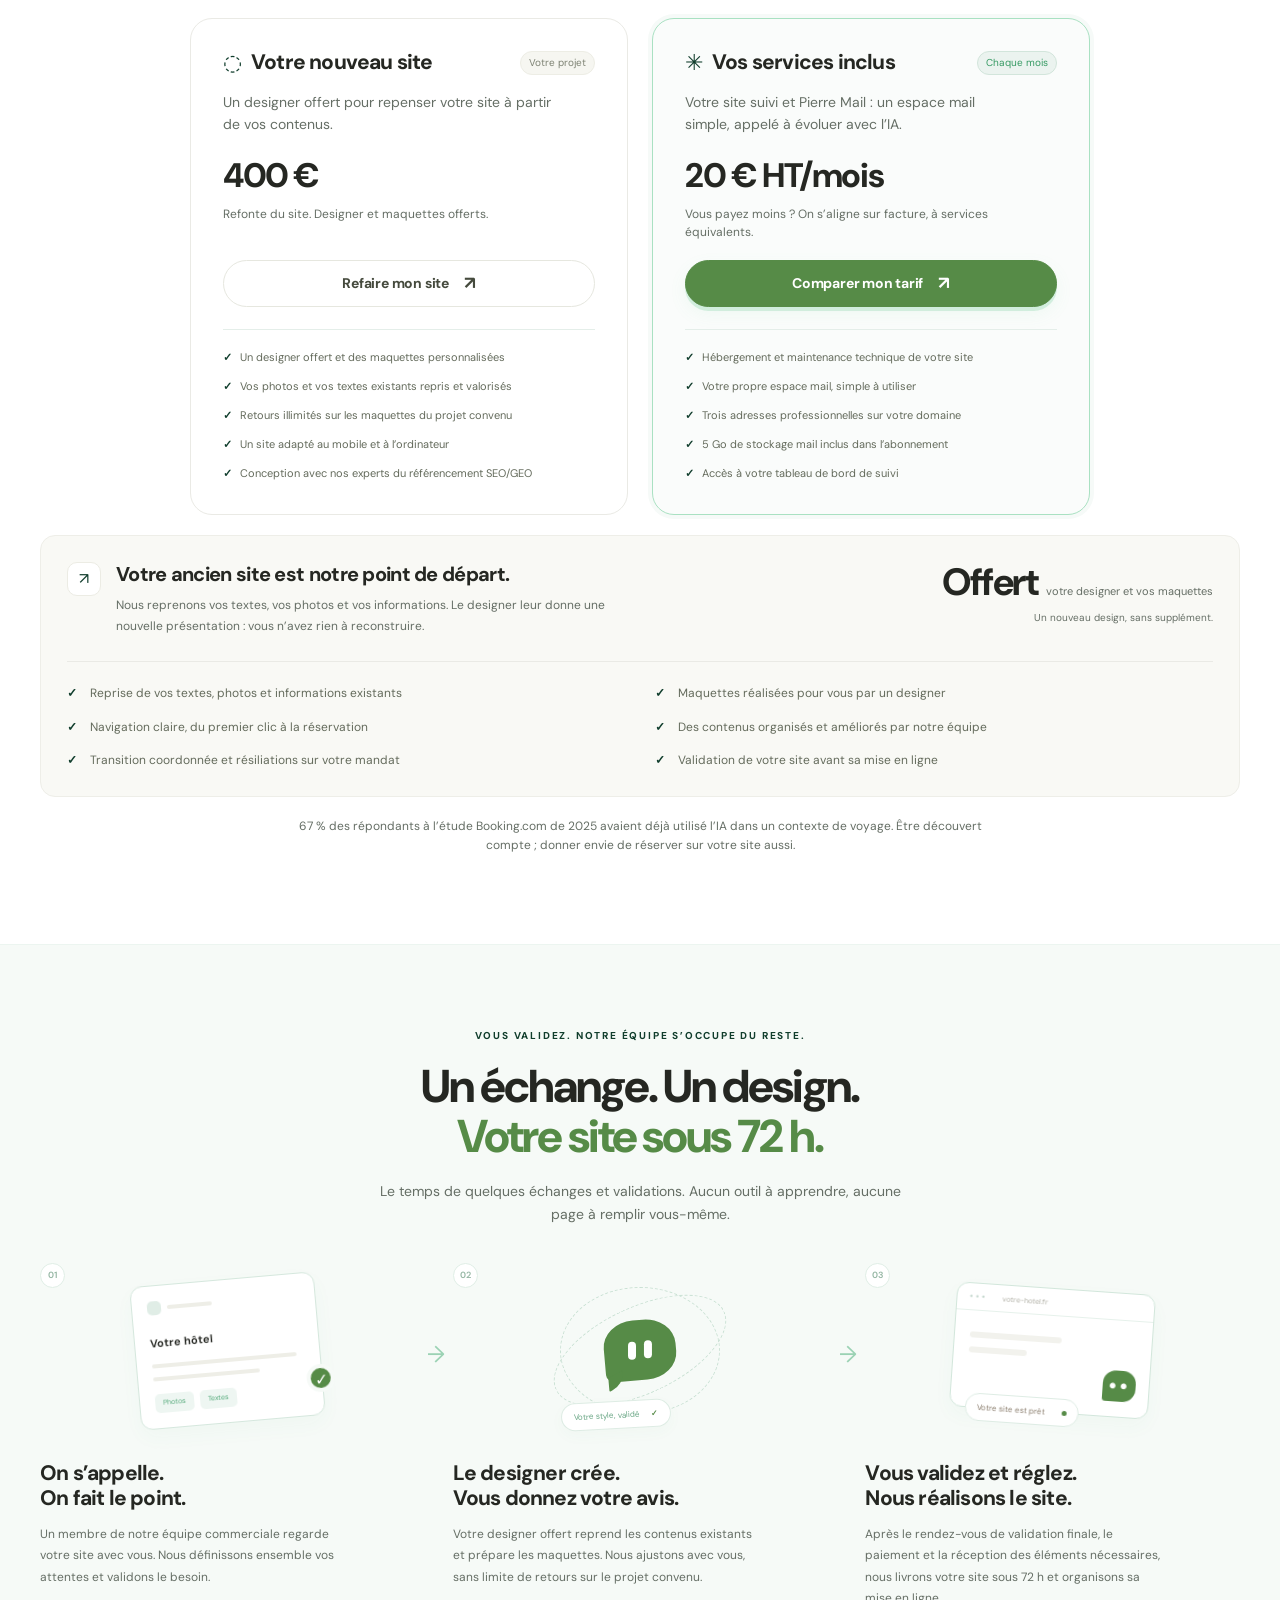
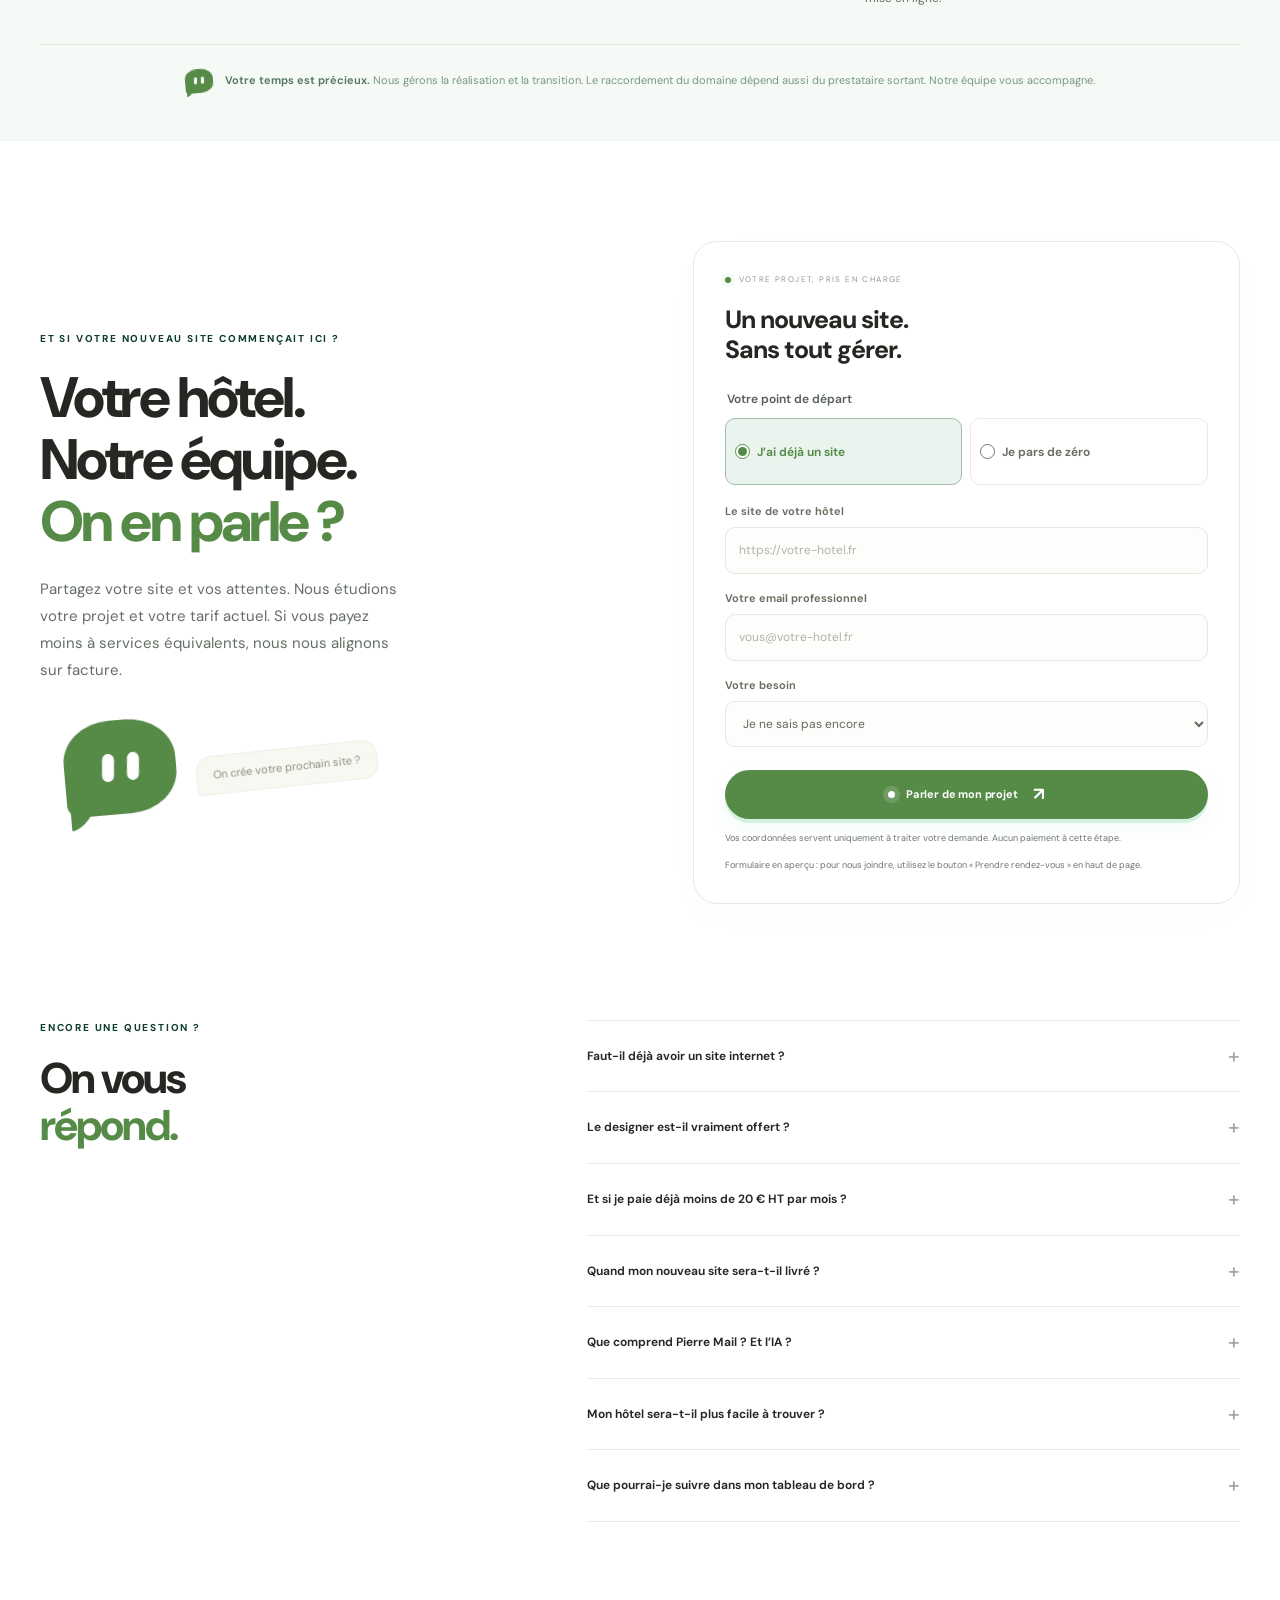
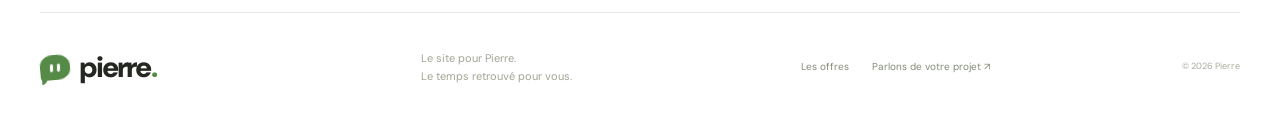
<file: index-old.html>
<!DOCTYPE html>

<html lang="fr">
<head>
<meta charset="utf-8"/>
<meta content="width=device-width, initial-scale=1" name="viewport"/>
<title>Pierre — Votre nouveau site pour 400 €, designer offert.</title>
<meta content="Refonte de votre site hôtelier pour 400 €, designer offert. Hébergement, maintenance et messagerie professionnelle à 20 € HT/mois. Si vous payez moins à services équivalents, nous nous alignons." name="description"/>
<meta content="#174c38" name="theme-color"/>
<meta content="index,follow,max-image-preview:large" name="robots"/>
<!-- Contenu révisé ; vérifier les modalités commerciales avant publication. -->
<link href="https://pierre-ai.fr/" rel="canonical"/>
<meta content="website" property="og:type"/>
<meta content="fr_FR" property="og:locale"/>
<meta content="Votre nouveau site pour 400 €. Le designer ? On vous l’offre." property="og:title"/>
<meta content="Votre site refait pour vous, à partir de vos textes et photos. Designer offert, messagerie professionnelle et transition prise en charge." property="og:description"/>
<meta content="https://pierre-ai.fr/" property="og:url"/>
<meta content="https://pierre-ai.fr/og-image.svg" property="og:image"/>
<meta content="summary_large_image" name="twitter:card"/>
<link href="icon.svg" rel="icon" type="image/svg+xml"/>
<link href="https://fonts.googleapis.com" rel="preconnect"/>
<link crossorigin="" href="https://fonts.gstatic.com" rel="preconnect"/>
<link href="https://fonts.googleapis.com/css2?family=DM+Sans:wght@400;450;500;550;600;650;700;750;800;850;900&amp;display=swap" rel="stylesheet"/>
<link href="styles.css" rel="stylesheet"/>
<script type="application/ld+json">{"@context": "https://schema.org", "@graph": [{"@type": "Organization", "@id": "https://pierre-ai.fr/#org", "name": "Pierre", "url": "https://pierre-ai.fr/"}, {"@type": "WebSite", "name": "Pierre", "url": "https://pierre-ai.fr/", "inLanguage": "fr"}]}</script>
</head>
<body>
<a class="skip-link" href="#contenu">Aller au contenu</a>
<header class="header">
<nav aria-label="Navigation principale" class="nav wrap">
<a aria-label="Pierre, accueil" class="logo" href="#accueil">
<span aria-hidden="true" class="mascot small">
<i></i>
<i></i>
</span>
    pierre<span class="logo-dot">.</span>
</a>
<div class="nav-links" id="nav-links">
<a href="#offres">Les offres</a>
<a href="#methode">Comment ça marche</a>
<a href="#faq">Vos questions</a>
</div>
<div class="nav-contact-actions">
<a class="button nav-cta appointment-button" href="https://calendly.com/enzo-giardina-edu/30min" rel="noopener noreferrer" target="_blank">
<span aria-hidden="true" class="appointment-notification"></span>
  Prendre rendez-vous

</a>
<a aria-label="Contacter l’équipe Pierre sur WhatsApp" class="whatsapp-button" href="https://wa.me/33763126175?text=Bonjour%2C%20je%20souhaite%20en%20savoir%20plus%20sur%20Pierre." rel="noopener noreferrer" target="_blank">
<svg aria-hidden="true" class="whatsapp-icon" focusable="false" viewbox="0 0 32 32">
<path d="M16 3A12 12 0 0 0 5.7 21.15L3.9 28.1l7.09-1.85A12 12 0 1 0 16 3Zm0 3a9 9 0 1 1-4.63 16.72l-.55-.33-2.83.74.72-2.79-.36-.58A9 9 0 0 1 16 6Z" fill="currentColor" fill-rule="evenodd"></path>
<path d="m11.5 10.1 1.1-.1c.3 0 .5.1.7.5l1 2.3c.1.3.1.5-.1.8l-.8 1c-.2.2-.2.4 0 .7.8 1.4 1.8 2.4 3.3 3.1.3.2.5.2.7-.1l1-1.2c.2-.3.4-.3.7-.2l2.2 1.1c.4.2.5.3.5.6 0 1.6-1.2 2.8-2.6 2.8-1.8 0-4.5-1.2-6.4-3-1.8-1.7-3.2-4-3.2-5.8 0-1.1.7-2.2 1.9-2.5Z" fill="currentColor"></path>
</svg>
</a>
</div>
<button aria-controls="nav-links" aria-expanded="false" aria-label="Ouvrir le menu" class="menu-toggle" type="button">
<span></span>
<span></span>
</button>
</nav>
</header>
<main id="contenu">
<section class="hero wrap" id="accueil">
<div class="hero-copy">
<p class="eyebrow"><span class="status-dot"></span> VOTRE NOUVEAU SITE, SANS VOUS EN OCCUPER</p>
<h1><br/>Votre nouveau site pour 400 €.<br/><span>Le designer ? On vous l’offre.</span></h1>
<p class="hero-description">Vos textes, vos photos. Un nouveau design.<br/>Vous validez les maquettes. <br class="desktop-break"/> Nous nous occupons du reste.</p>
<a class="button primary hero-cta" href="#demande"><span class="button-dot"></span>Parlons de votre hôtel</a>
<div class="hero-facts"><span><b>✓</b> Designer offert</span><span><b>✓</b> 20 € HT/mois</span><span><b>✓</b> Vos contenus conservés</span></div>
</div>
<div class="hero-demo">
<div class="demo-caption"><span aria-hidden="true" class="little-spark">✳</span> Un projet en tête ? Parlez-en à Pierre. <svg aria-hidden="true" viewbox="0 0 50 35"><path d="M2 5Q38 0 37 28M30 20l7 9 8-9"></path></svg></div>
<div class="chat" id="chat">
<div class="chat-header"><span aria-hidden="true" class="mascot"><i></i><i></i></span><div><strong>Pierre</strong></div><button aria-label="Recommencer la conversation" class="icon-button" id="reset-chat" title="Recommencer la conversation" type="button">↺</button></div>
<div aria-label="Conversation avec Pierre" aria-live="polite" aria-relevant="additions" class="chat-messages" id="messages" role="log"><p class="chat-context">Votre nouveau site commence par un échange.</p>
<div class="message bot"><p>Bonjour, moi c’est Pierre 👋<br/>Un nouveau site pour votre hôtel ? Notre équipe reprend vos contenus et un designer prépare vos maquettes, sans supplément.</p></div>
<div class="message visitor"><p>Je peux garder les photos de mon site actuel ?</p></div>
<div class="message bot initial-answer"><p>Oui ! Le designer s’appuie sur vos textes et vos photos pour repenser votre site. Vous donnez votre avis, nous faisons les ajustements.</p></div></div>
<div aria-label="Suggestions de questions" class="suggestions"><button data-question="Comment ça marche ?" type="button">Comment ça marche ?</button><button data-question="Que comprend l’abonnement ?" type="button">Que comprend l’abonnement ?</button><button data-question="Et si je paie déjà moins ?" type="button">Et si je paie déjà moins ?</button></div>
<form class="chat-form" id="chat-form"><label class="sr-only" for="chat-input">Votre question à Pierre</label><input autocomplete="off" id="chat-input" maxlength="600" placeholder="Posez votre question à Pierre…" required=""/><button aria-label="Envoyer ma question" type="submit">↑</button></form>
<div class="chat-footer"><span id="chat-mode">Mode aperçu · réponses préécrites</span> <span aria-hidden="true" class="mini-eyes">••</span></div>
</div>
<div class="demo-under"><span class="status-dot"></span> Une équipe à vos côtés. Aucun site à remplir vous-même.</div>
</div>
</section>
<div class="audience wrap"><span>VOTRE HÔTEL.<br/>VOTRE IDENTITÉ.</span><div>Hôtels & hébergements</div><i>✳</i><div>Vos contenus repris</div><i>✳</i><div>Votre temps préservé</div></div>
<section class="why-pierre wrap" id="pourquoi-pierre">
  <div class="why-heading reveal">
    <h2>Pourquoi <span>Pierre ?</span></h2>
    <p>Un beau site. Moins de frais. Aucun chantier à gérer.</p>
  </div>
  <div class="why-stats reveal">
    <div class="why-stat">
      <strong>20 €</strong>
      <h3>Votre budget</h3>
      <p><p>HT par mois pour l’hébergement, la maintenance et les mails. Vous payez moins à services équivalents ? On s’aligne sur facture.</p>
    </div>
    <div class="why-stat">
      <strong>72 h</strong>
      <h3>Votre temps</h3>
      <p><p>Pour livrer votre site après le rendez-vous de validation finale, paiement et éléments nécessaires reçus.</p></p>
    </div>
    <div class="why-stat">
      <strong>SEO + GEO</strong>
      <h3>Votre visibilité</h3>
      <p>Nos experts SEO/GEO préparent un site facile à trouver sur les moteurs de recherche et à comprendre par les assistants IA.</p>
    </div>
    <div class="why-stat">
      <strong>Mail</strong>
      <h3>Votre espace mail</h3>
      <p>Trois adresses professionnelles, un webmail simple et 5 Go inclus. Des fonctions IA sont prévues pour la suite, sans date annoncée.</p>
    </div>
  </div>
  <div class="why-conclusion reveal" style="background:#f1f7f0;border-radius:24px;padding:22px 28px;margin:42px auto 0;max-width:1120px;text-align:center;">
    <p style="color:#252722;font-size:clamp(15px,2vw,21px);font-weight:750;line-height:1.6;letter-spacing:-.025em;">
      En résumé, avec <span style="color:var(--forest);font-weight:850;">Pierre</span>, vous gardez votre temps : notre équipe conçoit un parcours clair et fluide pour <span style="color:var(--forest);">faciliter la réservation directe.</span>
    </p>
  </div>
</section>
<section class="section offers wrap" id="offres">
<div class="section-heading reveal"><p class="eyebrow">LA REFONTE UNE FOIS. LES SERVICES CHAQUE MOIS.</p><h2>Un nouveau site.<br/><span>Des frais allégés.</span></h2><p>400 € pour refaire votre site. Puis 20 € HT/mois pour le faire vivre.</p></div>
<div class="pricing-grid pierre-pricing">
<article class="price-card reveal"><div class="plan-top"><span aria-hidden="true" class="plan-symbol">◌</span><h3>Votre nouveau site</h3><span class="plan-tag">Votre projet</span></div><p>Un designer offert pour repenser votre site à partir de vos contenus.</p><div class="price"><strong>400 €</strong></div><div class="season-detail">Refonte du site. Designer et maquettes offerts.</div><a class="button plan-button" data-plan="achat" href="#demande">Refaire mon site <span aria-hidden="true">↗</span></a><ul><li>Un designer offert et des maquettes personnalisées</li><li>Vos photos et vos textes existants repris et valorisés</li><li>Retours illimités sur les maquettes du projet convenu</li><li>Un site adapté au mobile et à l’ordinateur</li><li>Conception avec nos experts du référencement SEO/GEO</li></ul></article>
<article class="price-card featured reveal"><div class="plan-top"><span aria-hidden="true" class="plan-symbol">✳</span><h3>Vos services inclus</h3><span class="plan-tag">Chaque mois</span></div><p>Votre site suivi et Pierre Mail : un espace mail simple, appelé à évoluer avec l’IA.</p><div class="price"><strong>20 € HT/mois</strong></div><div class="season-detail">Vous payez moins ? On s’aligne sur facture, à services équivalents.</div><a class="button primary plan-button" data-plan="location" href="#demande">Comparer mon tarif <span aria-hidden="true">↗</span></a><ul><li>Hébergement et maintenance technique de votre site</li><li>Votre propre espace mail, simple à utiliser</li><li>Trois adresses professionnelles sur votre domaine</li><li>5 Go de stockage mail inclus dans l’abonnement</li><li>Accès à votre tableau de bord de suivi</li></ul></article>
</div>
<div class="setup-strip setup-strip--detailed reveal"><div class="setup-strip__intro"><span aria-hidden="true" class="setup-icon">↗</span><div class="setup-strip__copy"><h3>Votre ancien site est notre point de départ.</h3><p>Nous reprenons vos textes, vos photos et vos informations. Le designer leur donne une nouvelle présentation : vous n’avez rien à reconstruire.</p></div></div><div class="setup-strip__price"><p><strong>Offert</strong><span>votre designer et vos maquettes</span></p><span class="setup-strip__once">Un nouveau design, sans supplément.</span></div><ul class="setup-strip__services" role="list"><li><span aria-hidden="true" class="setup-strip__check">✓</span><span>Reprise de vos textes, photos et informations existants</span></li><li><span aria-hidden="true" class="setup-strip__check">✓</span><span>Maquettes réalisées pour vous par un designer</span></li><li><span aria-hidden="true" class="setup-strip__check">✓</span><span>Navigation claire, du premier clic à la réservation</span></li><li><span aria-hidden="true" class="setup-strip__check">✓</span><span>Des contenus organisés et améliorés par notre équipe</span></li><li><span aria-hidden="true" class="setup-strip__check">✓</span><span>Transition coordonnée et résiliations sur votre mandat</span></li><li><span aria-hidden="true" class="setup-strip__check">✓</span><span>Validation de votre site avant sa mise en ligne</span></li></ul></div><p class="launch-note">67 % des répondants à l’étude Booking.com de 2025 avaient déjà utilisé l’IA dans un contexte de voyage. Être découvert compte ; donner envie de réserver sur votre site aussi.</p></section>
<section class="method-section" id="methode"><div class="wrap">
<div class="section-heading reveal"><p class="eyebrow">VOUS VALIDEZ. NOTRE ÉQUIPE S’OCCUPE DU RESTE.</p><h2>Un échange. Un design.<br/><span>Votre site sous 72 h.</span></h2><p>Le temps de quelques échanges et validations. Aucun outil à apprendre, aucune page à remplir vous-même.</p></div>
<div class="process">
<article class="process-step reveal"><div class="step-art"><span class="step-label">01</span><div class="document-art"><div class="doc-top"><span></span><i></i></div><b>Votre hôtel</b><i class="doc-line"></i><i class="doc-line short"></i><div class="doc-tags"><span>Photos</span><span>Textes</span></div><span class="doc-check">✓</span></div></div><h3>On s’appelle.<br/>On fait le point.</h3><p>Un membre de notre équipe commerciale regarde votre site avec vous. Nous définissons ensemble vos attentes et validons le besoin.</p></article>
<article class="process-step reveal"><div class="step-art"><span class="step-label">02</span><div class="training-art"><span class="orbit-one"></span><span class="orbit-two"></span><span aria-hidden="true" class="mascot large"><i></i><i></i></span><span class="training-chip">Votre style, validé <b>✓</b></span></div></div><h3>Le designer crée.<br/>Vous donnez votre avis.</h3><p>Votre designer offert reprend les contenus existants et prépare les maquettes. Nous ajustons avec vous, sans limite de retours sur le projet convenu.</p></article>
<article class="process-step reveal"><div class="step-art"><span class="step-label">03</span><div class="site-art"><div class="site-bar">••• <span>votre-hotel.fr</span></div><div class="site-lines"><i></i><i></i></div><span class="site-bubble"><span class="mini-eyes">••</span></span><span class="site-online">Votre site est prêt <i></i></span></div></div><h3>Vous validez et réglez.<br/>Nous réalisons le site.</h3><p>Après le rendez-vous de validation finale, le paiement et la réception des éléments nécessaires, nous livrons votre site sous 72 h et organisons sa mise en ligne.</p></article>
</div>
<div class="human-note reveal"><span aria-hidden="true" class="mascot tiny"><i></i><i></i></span><p><strong>Votre temps est précieux.</strong> Nous gérons la réalisation et la transition. Le raccordement du domaine dépend aussi du prestataire sortant. Notre équipe vous accompagne.</p></div>
</div></section>
<section class="request-section wrap" id="demande"><div class="request-copy reveal"><p class="eyebrow">ET SI VOTRE NOUVEAU SITE COMMENÇAIT ICI ?</p><h2>Votre hôtel.<br/>Notre équipe.<br/><span>On en parle ?</span></h2><p>Partagez votre site et vos attentes. Nous étudions votre projet et votre tarif actuel. Si vous payez moins à services équivalents, nous nous alignons sur facture.</p><div class="request-mascot"><span aria-hidden="true" class="mascot giant"><i></i><i></i></span><span class="speech-note">On crée votre prochain site ?</span></div></div>
<div class="request-card reveal"><div class="form-heading"><span class="status-dot"></span> VOTRE PROJET, PRIS EN CHARGE</div><h3>Un nouveau site.<br/>Sans tout gérer.</h3><form id="request-form"><fieldset class="project-origin"><legend>Votre point de départ</legend><div class="origin-options"><label><input checked="" name="origin" type="radio" value="existing"/> J’ai déjà un site</label><label><input name="origin" type="radio" value="new"/> Je pars de zéro</label></div></fieldset><div id="website-field"><label for="site-url">Le site de votre hôtel</label><input id="site-url" maxlength="500" name="website" placeholder="https://votre-hotel.fr" required="" type="url"/></div><p class="new-project-note" hidden="" id="new-project-note">Nous ferons le point ensemble sur vos contenus et les informations nécessaires à la création de votre site.</p><label for="contact-email">Votre email professionnel</label><input id="contact-email" maxlength="254" name="email" placeholder="vous@votre-hotel.fr" required="" type="email"/><label for="plan-choice">Votre besoin</label><select id="plan-choice" name="plan"><option value="indecis">Je ne sais pas encore</option><option value="achat">Refaire mon site — 400 €</option><option value="location">Comparer mes frais — 20 € HT/mois</option></select><div aria-hidden="true" class="honeypot"><label for="company-fax">Fax</label><input autocomplete="off" id="company-fax" name="fax" tabindex="-1"/></div><button class="button primary request-submit" type="submit"><span class="button-dot"></span>Parler de mon projet <span aria-hidden="true">↗</span></button><p class="form-note">Vos coordonnées servent uniquement à traiter votre demande. Aucun paiement à cette étape.</p><p class="form-note" id="demo-mode">Formulaire en aperçu : pour nous joindre, utilisez le bouton « Prendre rendez-vous » en haut de page.</p><p aria-live="polite" class="form-status" id="form-status" role="status"></p></form></div></section>
<section class="faq-section wrap" id="faq"><div class="reveal"><p class="eyebrow">ENCORE UNE QUESTION ?</p><h2>On vous<br/><span>répond.</span></h2></div><div class="faq-list reveal"><details><summary>Faut-il déjà avoir un site internet ? <span>+</span></summary><p>Nous pouvons refaire votre site existant ou créer celui de votre hôtel. Si vous avez déjà un site, nous reprenons les textes, les photos et les informations utiles que vous êtes autorisé à utiliser. Vous n’avez pas à tout préparer à nouveau.</p></details><details><summary>Le designer est-il vraiment offert ? <span>+</span></summary><p>Oui. Pour la refonte à 400 €, nous vous offrons l’accompagnement du designer et la préparation des maquettes. Il s’appuie sur votre site actuel. Les allers-retours sur les maquettes du projet convenu sont illimités avant leur validation finale.</p></details><details><summary>Et si je paie déjà moins de 20 € HT par mois ? <span>+</span></summary><p>Présentez-nous votre facture actuelle : si vous payez moins à services équivalents, nous nous alignons sur ce tarif. Les prestations comparées et les modalités d’alignement sont précisées avant votre engagement.</p></details><details><summary>Quand mon nouveau site sera-t-il livré ? <span>+</span></summary><p>Sous 72 heures après le rendez-vous de validation finale, une fois les maquettes validées, le paiement effectué et les éléments nécessaires reçus. La bascule du nom de domaine peut nécessiter un délai supplémentaire selon votre prestataire actuel.</p></details><details><summary>Que comprend Pierre Mail ? Et l’IA ? <span>+</span></summary><p>Votre propre espace mail, simple à utiliser, trois adresses professionnelles liées à votre domaine et 5 Go de stockage mail inclus. Des fonctions IA sont prévues pour faciliter la gestion de vos messages ; elles ne sont pas encore disponibles et aucune date n’est annoncée. Nous coordonnons aussi les résiliations des prestations remplacées, avec votre autorisation et selon vos contrats.</p></details><details><summary>Mon hôtel sera-t-il plus facile à trouver ? <span>+</span></summary><p>Nos sites sont conçus avec des experts SEO/GEO pour présenter clairement votre hôtel aux moteurs de recherche et aux assistants IA. Le designer prépare un parcours fluide pour vos visiteurs. Nous ne garantissons ni position sur Google, ni recommandation par une IA, ni volume de réservations.</p></details><details><summary>Que pourrai-je suivre dans mon tableau de bord ? <span>+</span></summary><p>L’espace de suivi est prévu pour présenter la fréquentation, les pages consultées, les sources de visites identifiables et les clics vers votre moteur de réservation. Son contenu sera précisé avant souscription. Un clic n’est pas une réservation confirmée ; toutes les visites issues d’une IA ne sont pas identifiables.</p></details></div></section>
</main>
<footer class="footer wrap"><a aria-label="Pierre, accueil" class="logo" href="#accueil"><span aria-hidden="true" class="mascot small"><i></i><i></i></span>pierre<span class="logo-dot">.</span></a><p>Le site pour Pierre.<br/>Le temps retrouvé pour vous.</p><div><a href="#offres">Les offres</a><a href="#demande">Parlons de votre projet ↗</a></div><small>© 2026 Pierre</small></footer>



<script src="config.js"></script><script src="script.js"></script></body>
</html>
</file>
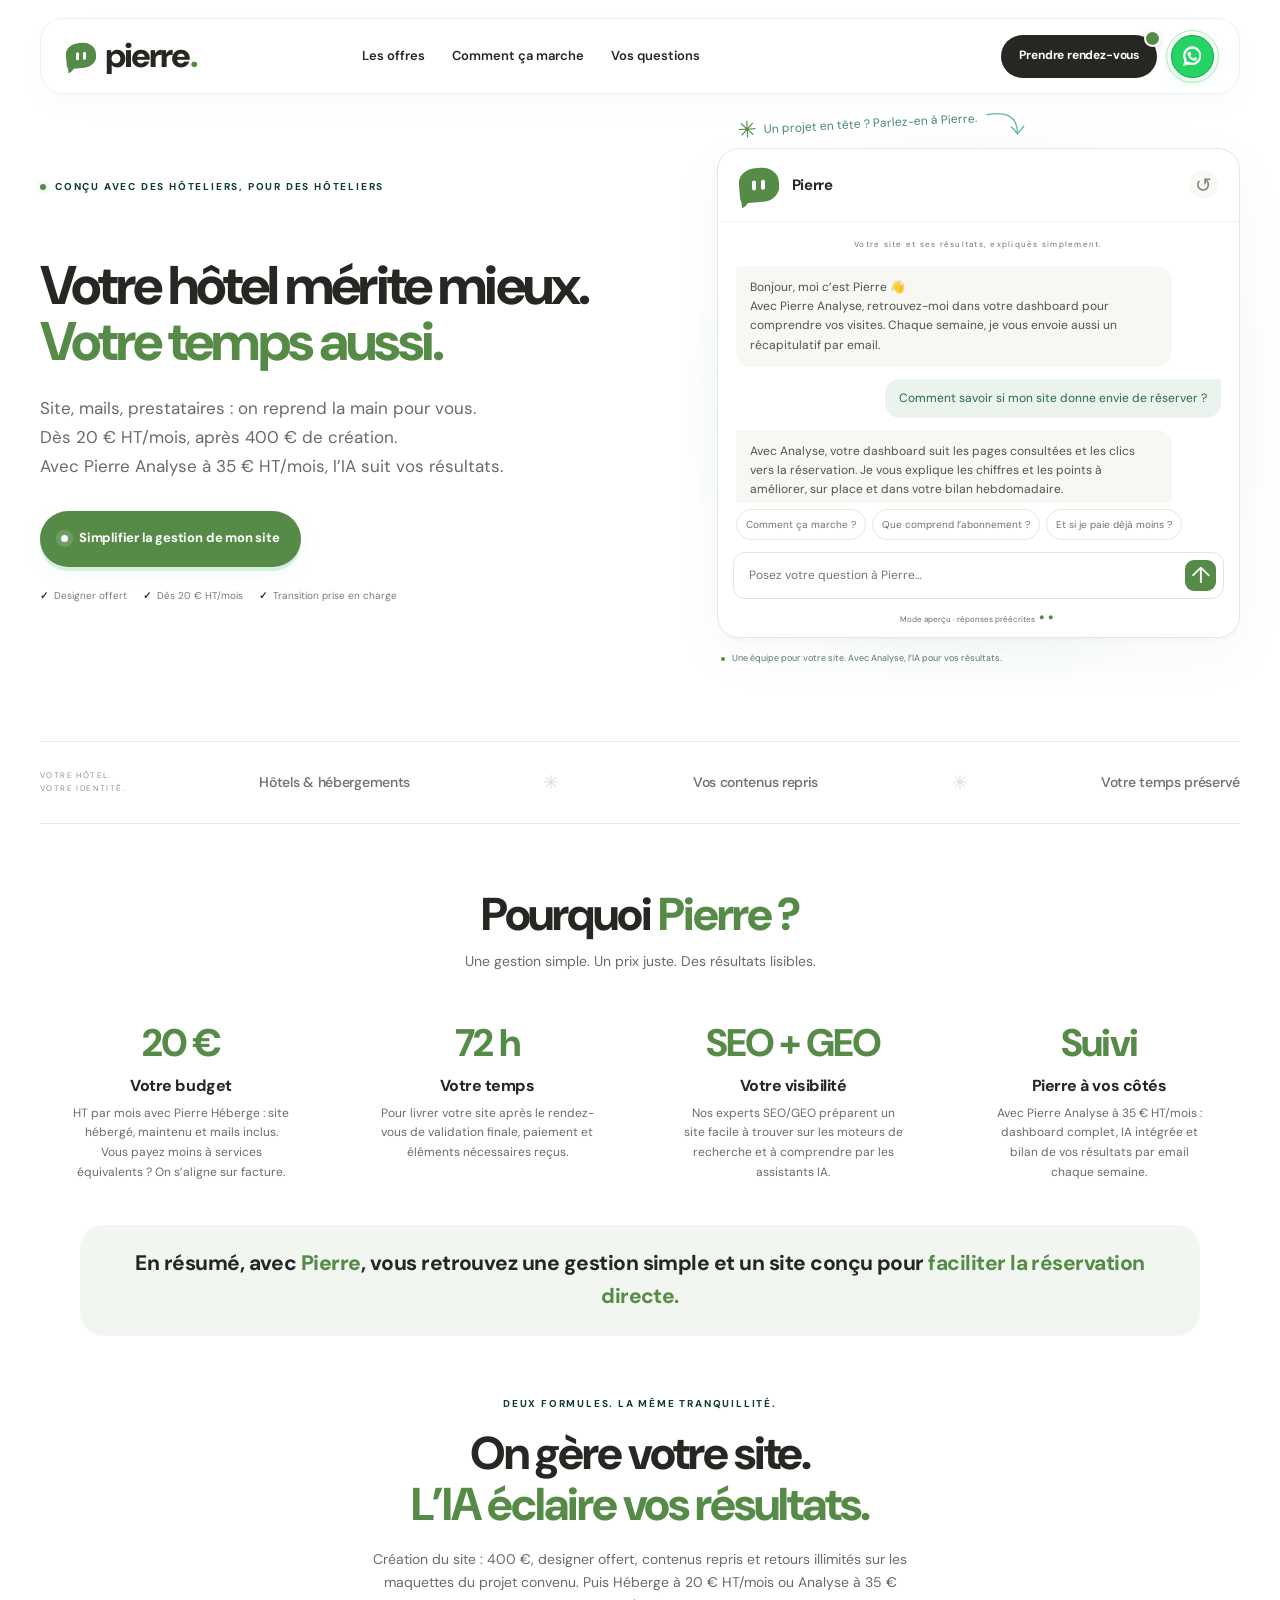
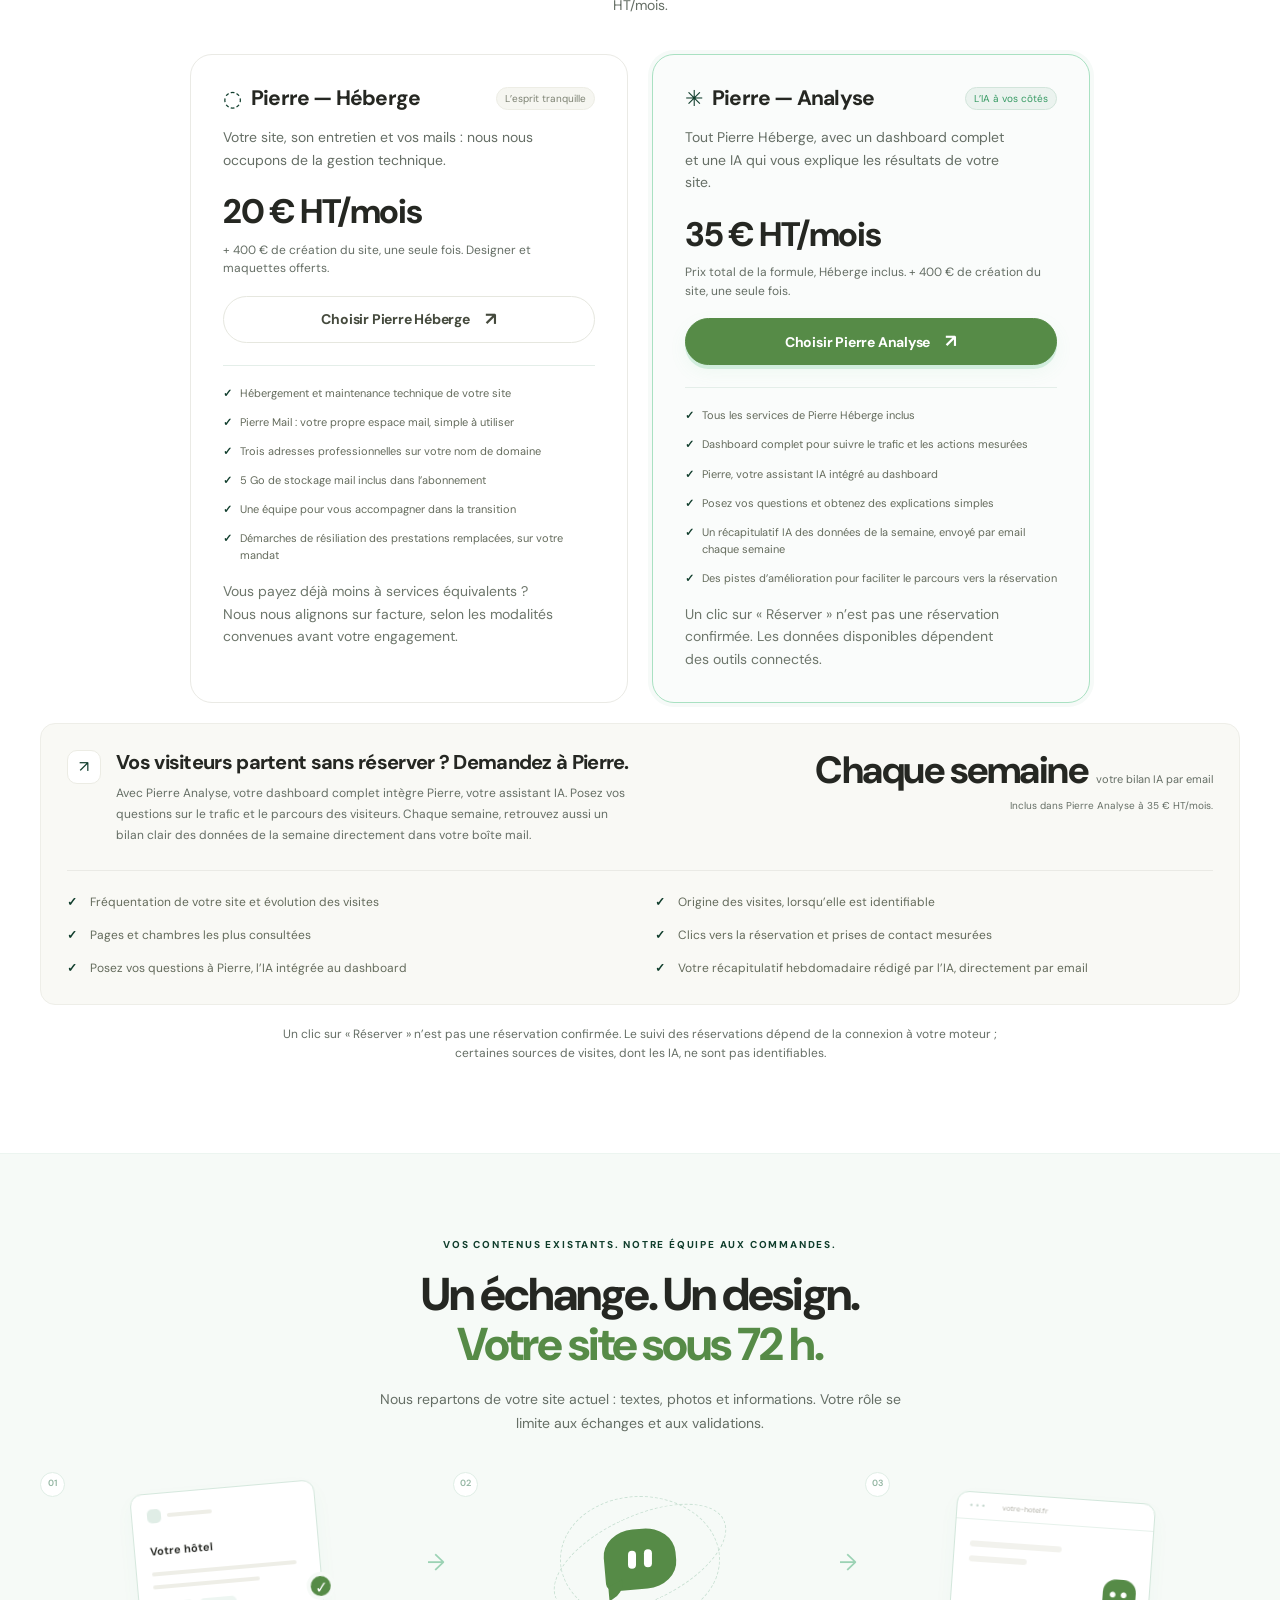
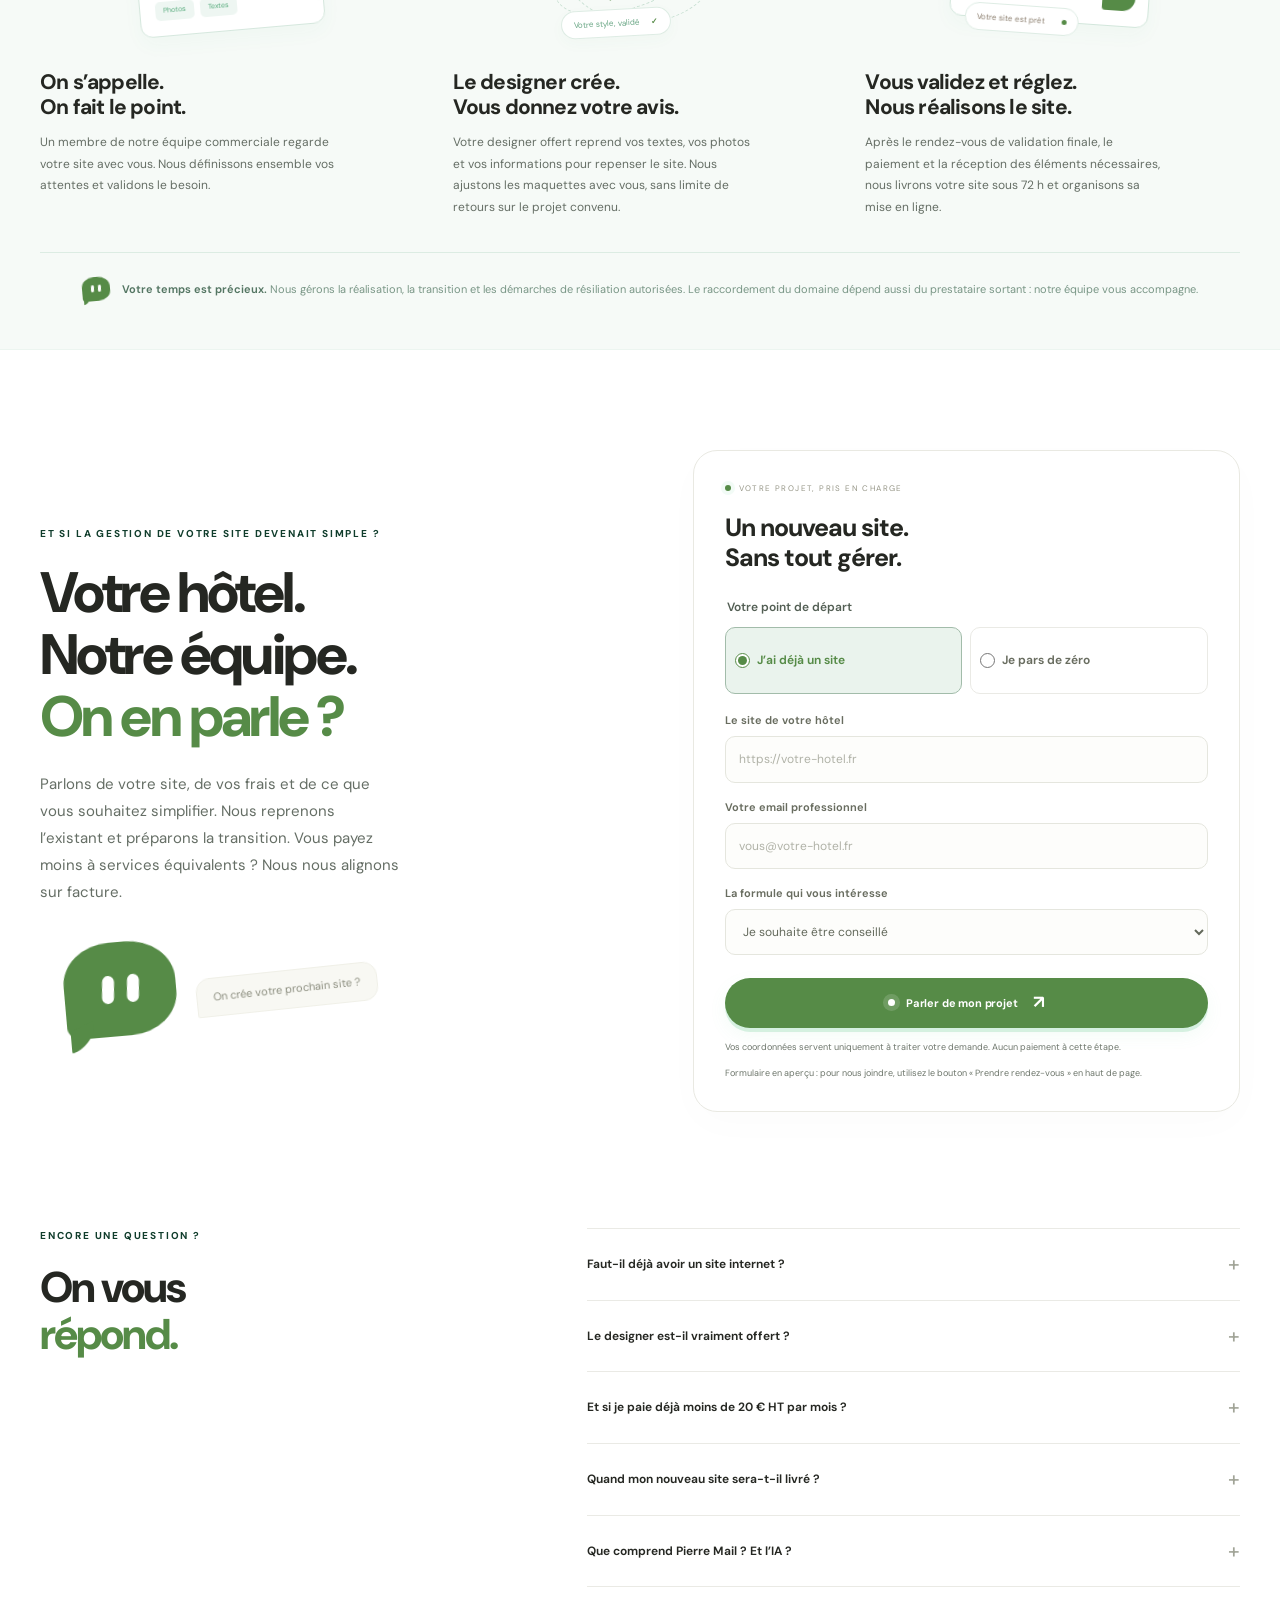
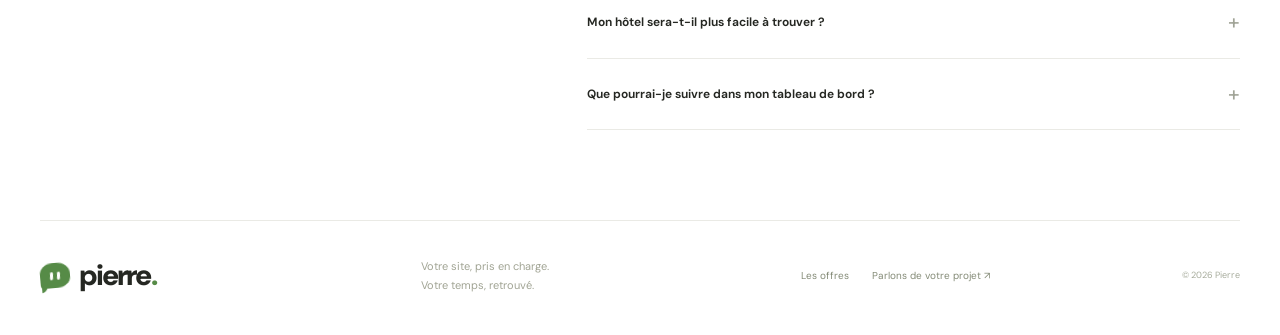
<file: index-older.html>
<!DOCTYPE html>

<html lang="fr">
<head>
<meta charset="utf-8"/>
<meta content="width=device-width, initial-scale=1" name="viewport"/>
<title>Pierre — Hébergez à 20 €, analysez avec l’IA à 35 € HT/mois.</title>
<meta content="Pierre Héberge à 20 € HT/mois : hébergement, maintenance et mails. Pierre Analyse à 35 € HT/mois : Héberge + dashboard complet, IA et bilan hebdomadaire par email. Création du site : 400 €, designer offert." name="description"/>
<meta content="#174c38" name="theme-color"/>
<meta content="index,follow,max-image-preview:large" name="robots"/>
<!-- Contenu révisé ; vérifier les modalités commerciales avant publication. -->
<link href="https://pierre-ai.fr/" rel="canonical"/>
<meta content="website" property="og:type"/>
<meta content="fr_FR" property="og:locale"/>
<meta content="Votre hôtel mérite mieux. Votre temps aussi." property="og:title"/>
<meta content="Une équipe pour votre site, votre hébergement et vos mails. Designer offert, contenus repris et tableau de bord avec Pierre pour comprendre votre trafic." property="og:description"/>
<meta content="https://pierre-ai.fr/" property="og:url"/>
<meta content="https://pierre-ai.fr/og-image.svg" property="og:image"/>
<meta content="summary_large_image" name="twitter:card"/>
<link href="icon.svg" rel="icon" type="image/svg+xml"/>
<link href="https://fonts.googleapis.com" rel="preconnect"/>
<link crossorigin="" href="https://fonts.gstatic.com" rel="preconnect"/>
<link href="https://fonts.googleapis.com/css2?family=DM+Sans:wght@400;450;500;550;600;650;700;750;800;850;900&amp;display=swap" rel="stylesheet"/>
<link href="styles.css" rel="stylesheet"/>
<script type="application/ld+json">{"@context": "https://schema.org", "@graph": [{"@type": "Organization", "@id": "https://pierre-ai.fr/#org", "name": "Pierre", "url": "https://pierre-ai.fr/"}, {"@type": "WebSite", "name": "Pierre", "url": "https://pierre-ai.fr/", "inLanguage": "fr"}]}</script>
</head>
<body>
<a class="skip-link" href="#contenu">Aller au contenu</a>
<header class="header">
<nav aria-label="Navigation principale" class="nav wrap">
<a aria-label="Pierre, accueil" class="logo" href="#accueil">
<span aria-hidden="true" class="mascot small">
<i></i>
<i></i>
</span>
    pierre<span class="logo-dot">.</span>
</a>
<div class="nav-links" id="nav-links">
<a href="#offres">Les offres</a>
<a href="#methode">Comment ça marche</a>
<a href="#faq">Vos questions</a>
</div>
<div class="nav-contact-actions">
<a class="button nav-cta appointment-button" href="https://calendly.com/enzo-giardina-edu/30min" rel="noopener noreferrer" target="_blank">
<span aria-hidden="true" class="appointment-notification"></span>
  Prendre rendez-vous

</a>
<a aria-label="Contacter l’équipe Pierre sur WhatsApp" class="whatsapp-button" href="https://wa.me/33763126175?text=Bonjour%2C%20je%20souhaite%20en%20savoir%20plus%20sur%20Pierre." rel="noopener noreferrer" target="_blank">
<svg aria-hidden="true" class="whatsapp-icon" focusable="false" viewbox="0 0 32 32">
<path d="M16 3A12 12 0 0 0 5.7 21.15L3.9 28.1l7.09-1.85A12 12 0 1 0 16 3Zm0 3a9 9 0 1 1-4.63 16.72l-.55-.33-2.83.74.72-2.79-.36-.58A9 9 0 0 1 16 6Z" fill="currentColor" fill-rule="evenodd"></path>
<path d="m11.5 10.1 1.1-.1c.3 0 .5.1.7.5l1 2.3c.1.3.1.5-.1.8l-.8 1c-.2.2-.2.4 0 .7.8 1.4 1.8 2.4 3.3 3.1.3.2.5.2.7-.1l1-1.2c.2-.3.4-.3.7-.2l2.2 1.1c.4.2.5.3.5.6 0 1.6-1.2 2.8-2.6 2.8-1.8 0-4.5-1.2-6.4-3-1.8-1.7-3.2-4-3.2-5.8 0-1.1.7-2.2 1.9-2.5Z" fill="currentColor"></path>
</svg>
</a>
</div>
<button aria-controls="nav-links" aria-expanded="false" aria-label="Ouvrir le menu" class="menu-toggle" type="button">
<span></span>
<span></span>
</button>
</nav>
</header>
<main id="contenu">
<section class="hero wrap" id="accueil">
<div class="hero-copy">
<p class="eyebrow"><span class="status-dot"></span> CONÇU AVEC DES HÔTELIERS, POUR DES HÔTELIERS</p>
<h1><br/>Votre hôtel mérite mieux.<br/><span>Votre temps aussi.</span></h1>
<p class="hero-description">Site, mails, prestataires : on reprend la main pour vous.<br/>Dès 20 € HT/mois, après 400 € de création. <br class="desktop-break"/> Avec Pierre Analyse à 35 € HT/mois, l’IA suit vos résultats.</p>
<a class="button primary hero-cta" href="#demande"><span class="button-dot"></span>Simplifier la gestion de mon site</a>
<div class="hero-facts"><span><b>✓</b> Designer offert</span><span><b>✓</b> Dès 20 € HT/mois</span><span><b>✓</b> Transition prise en charge</span></div>
</div>
<div class="hero-demo">
<div class="demo-caption"><span aria-hidden="true" class="little-spark">✳</span> Un projet en tête ? Parlez-en à Pierre. <svg aria-hidden="true" viewbox="0 0 50 35"><path d="M2 5Q38 0 37 28M30 20l7 9 8-9"></path></svg></div>
<div class="chat" id="chat">
<div class="chat-header"><span aria-hidden="true" class="mascot"><i></i><i></i></span><div><strong>Pierre</strong></div><button aria-label="Recommencer la conversation" class="icon-button" id="reset-chat" title="Recommencer la conversation" type="button">↺</button></div>
<div aria-label="Conversation avec Pierre" aria-live="polite" aria-relevant="additions" class="chat-messages" id="messages" role="log"><p class="chat-context">Votre site et ses résultats, expliqués simplement.</p>
<div class="message bot"><p>Bonjour, moi c’est Pierre 👋<br/>Avec Pierre Analyse, retrouvez-moi dans votre dashboard pour comprendre vos visites. Chaque semaine, je vous envoie aussi un récapitulatif par email.</p></div>
<div class="message visitor"><p>Comment savoir si mon site donne envie de réserver ?</p></div>
<div class="message bot initial-answer"><p>Avec Analyse, votre dashboard suit les pages consultées et les clics vers la réservation. Je vous explique les chiffres et les points à améliorer, sur place et dans votre bilan hebdomadaire.</p></div></div>
<div aria-label="Suggestions de questions" class="suggestions"><button data-question="Comment ça marche ?" type="button">Comment ça marche ?</button><button data-question="Que comprend l’abonnement ?" type="button">Que comprend l’abonnement ?</button><button data-question="Et si je paie déjà moins ?" type="button">Et si je paie déjà moins ?</button></div>
<form class="chat-form" id="chat-form"><label class="sr-only" for="chat-input">Votre question à Pierre</label><input autocomplete="off" id="chat-input" maxlength="600" placeholder="Posez votre question à Pierre…" required=""/><button aria-label="Envoyer ma question" type="submit">↑</button></form>
<div class="chat-footer"><span id="chat-mode">Mode aperçu · réponses préécrites</span> <span aria-hidden="true" class="mini-eyes">••</span></div>
</div>
<div class="demo-under"><span class="status-dot"></span> Une équipe pour votre site. Avec Analyse, l’IA pour vos résultats.</div>
</div>
</section>
<div class="audience wrap"><span>VOTRE HÔTEL.<br/>VOTRE IDENTITÉ.</span><div>Hôtels & hébergements</div><i>✳</i><div>Vos contenus repris</div><i>✳</i><div>Votre temps préservé</div></div>
<section class="why-pierre wrap" id="pourquoi-pierre">
  <div class="why-heading reveal">
    <h2>Pourquoi <span>Pierre ?</span></h2>
    <p>Une gestion simple. Un prix juste. Des résultats lisibles.</p>
  </div>
  <div class="why-stats reveal">
    <div class="why-stat">
      <strong>20 €</strong>
      <h3>Votre budget</h3>
      <p><p>HT par mois avec Pierre Héberge : site hébergé, maintenu et mails inclus. Vous payez moins à services équivalents ? On s’aligne sur facture.</p>
    </div>
    <div class="why-stat">
      <strong>72 h</strong>
      <h3>Votre temps</h3>
      <p><p>Pour livrer votre site après le rendez-vous de validation finale, paiement et éléments nécessaires reçus.</p></p>
    </div>
    <div class="why-stat">
      <strong>SEO + GEO</strong>
      <h3>Votre visibilité</h3>
      <p>Nos experts SEO/GEO préparent un site facile à trouver sur les moteurs de recherche et à comprendre par les assistants IA.</p>
    </div>
    <div class="why-stat">
      <strong>Suivi</strong>
      <h3>Pierre à vos côtés</h3>
      <p>Avec Pierre Analyse à 35 € HT/mois : dashboard complet, IA intégrée et bilan de vos résultats par email chaque semaine.</p>
    </div>
  </div>
  <div class="why-conclusion reveal" style="background:#f1f7f0;border-radius:24px;padding:22px 28px;margin:42px auto 0;max-width:1120px;text-align:center;">
    <p style="color:#252722;font-size:clamp(15px,2vw,21px);font-weight:750;line-height:1.6;letter-spacing:-.025em;">
      En résumé, avec <span style="color:var(--forest);font-weight:850;">Pierre</span>, vous retrouvez une gestion simple et un site conçu pour <span style="color:var(--forest);">faciliter la réservation directe.</span>
    </p>
  </div>
</section>
<section class="section offers wrap" id="offres">
<div class="section-heading reveal"><p class="eyebrow">DEUX FORMULES. LA MÊME TRANQUILLITÉ.</p><h2>On gère votre site.<br/><span>L’IA éclaire vos résultats.</span></h2><p>Création du site : 400 €, designer offert, contenus repris et retours illimités sur les maquettes du projet convenu. Puis Héberge à 20 € HT/mois ou Analyse à 35 € HT/mois.</p></div>
<div class="pricing-grid pierre-pricing">
<article class="price-card reveal">
<div class="plan-top"><span aria-hidden="true" class="plan-symbol">◌</span><h3>Pierre — Héberge</h3><span class="plan-tag">L’esprit tranquille</span></div>
<p>Votre site, son entretien et vos mails : nous nous occupons de la gestion technique.</p>
<div class="price"><strong>20 € HT/mois</strong></div>
<div class="season-detail">+ 400 € de création du site, une seule fois. Designer et maquettes offerts.</div>
<a class="button plan-button" data-plan="heberge" href="#demande">Choisir Pierre Héberge <span aria-hidden="true">↗</span></a>
<ul>
<li>Hébergement et maintenance technique de votre site</li>
<li>Pierre Mail : votre propre espace mail, simple à utiliser</li>
<li>Trois adresses professionnelles sur votre nom de domaine</li>
<li>5 Go de stockage mail inclus dans l’abonnement</li>
<li>Une équipe pour vous accompagner dans la transition</li>
<li>Démarches de résiliation des prestations remplacées, sur votre mandat</li>
</ul>
<p class="form-note">Vous payez déjà moins à services équivalents ? Nous nous alignons sur facture, selon les modalités convenues avant votre engagement.</p>
</article>
<article class="price-card featured reveal">
<div class="plan-top"><span aria-hidden="true" class="plan-symbol">✳</span><h3>Pierre — Analyse</h3><span class="plan-tag">L’IA à vos côtés</span></div>
<p>Tout Pierre Héberge, avec un dashboard complet et une IA qui vous explique les résultats de votre site.</p>
<div class="price"><strong>35 € HT/mois</strong></div>
<div class="season-detail">Prix total de la formule, Héberge inclus. + 400 € de création du site, une seule fois.</div>
<a class="button primary plan-button" data-plan="analyse" href="#demande">Choisir Pierre Analyse <span aria-hidden="true">↗</span></a>
<ul>
<li>Tous les services de Pierre Héberge inclus</li>
<li>Dashboard complet pour suivre le trafic et les actions mesurées</li>
<li>Pierre, votre assistant IA intégré au dashboard</li>
<li>Posez vos questions et obtenez des explications simples</li>
<li>Un récapitulatif IA des données de la semaine, envoyé par email chaque semaine</li>
<li>Des pistes d’amélioration pour faciliter le parcours vers la réservation</li>
</ul>
<p class="form-note">Un clic sur « Réserver » n’est pas une réservation confirmée. Les données disponibles dépendent des outils connectés.</p>
</article>
</div>
<div class="setup-strip setup-strip--detailed reveal"><div class="setup-strip__intro"><span aria-hidden="true" class="setup-icon">↗</span><div class="setup-strip__copy"><h3>Vos visiteurs partent sans réserver ? Demandez à Pierre.</h3><p>Avec Pierre Analyse, votre dashboard complet intègre Pierre, votre assistant IA. Posez vos questions sur le trafic et le parcours des visiteurs. Chaque semaine, retrouvez aussi un bilan clair des données de la semaine directement dans votre boîte mail.</p></div></div><div class="setup-strip__price"><p><strong>Chaque semaine</strong><span>votre bilan IA par email</span></p><span class="setup-strip__once">Inclus dans Pierre Analyse à 35 € HT/mois.</span></div><ul class="setup-strip__services" role="list"><li><span aria-hidden="true" class="setup-strip__check">✓</span><span>Fréquentation de votre site et évolution des visites</span></li><li><span aria-hidden="true" class="setup-strip__check">✓</span><span>Origine des visites, lorsqu’elle est identifiable</span></li><li><span aria-hidden="true" class="setup-strip__check">✓</span><span>Pages et chambres les plus consultées</span></li><li><span aria-hidden="true" class="setup-strip__check">✓</span><span>Clics vers la réservation et prises de contact mesurées</span></li><li><span aria-hidden="true" class="setup-strip__check">✓</span><span>Posez vos questions à Pierre, l’IA intégrée au dashboard</span></li><li><span aria-hidden="true" class="setup-strip__check">✓</span><span>Votre récapitulatif hebdomadaire rédigé par l’IA, directement par email</span></li></ul></div><p class="launch-note">Un clic sur « Réserver » n’est pas une réservation confirmée. Le suivi des réservations dépend de la connexion à votre moteur ; certaines sources de visites, dont les IA, ne sont pas identifiables.</p></section>
<section class="method-section" id="methode"><div class="wrap">
<div class="section-heading reveal"><p class="eyebrow">VOS CONTENUS EXISTANTS. NOTRE ÉQUIPE AUX COMMANDES.</p><h2>Un échange. Un design.<br/><span>Votre site sous 72 h.</span></h2><p>Nous repartons de votre site actuel : textes, photos et informations. Votre rôle se limite aux échanges et aux validations.</p></div>
<div class="process">
<article class="process-step reveal"><div class="step-art"><span class="step-label">01</span><div class="document-art"><div class="doc-top"><span></span><i></i></div><b>Votre hôtel</b><i class="doc-line"></i><i class="doc-line short"></i><div class="doc-tags"><span>Photos</span><span>Textes</span></div><span class="doc-check">✓</span></div></div><h3>On s’appelle.<br/>On fait le point.</h3><p>Un membre de notre équipe commerciale regarde votre site avec vous. Nous définissons ensemble vos attentes et validons le besoin.</p></article>
<article class="process-step reveal"><div class="step-art"><span class="step-label">02</span><div class="training-art"><span class="orbit-one"></span><span class="orbit-two"></span><span aria-hidden="true" class="mascot large"><i></i><i></i></span><span class="training-chip">Votre style, validé <b>✓</b></span></div></div><h3>Le designer crée.<br/>Vous donnez votre avis.</h3><p>Votre designer offert reprend vos textes, vos photos et vos informations pour repenser le site. Nous ajustons les maquettes avec vous, sans limite de retours sur le projet convenu.</p></article>
<article class="process-step reveal"><div class="step-art"><span class="step-label">03</span><div class="site-art"><div class="site-bar">••• <span>votre-hotel.fr</span></div><div class="site-lines"><i></i><i></i></div><span class="site-bubble"><span class="mini-eyes">••</span></span><span class="site-online">Votre site est prêt <i></i></span></div></div><h3>Vous validez et réglez.<br/>Nous réalisons le site.</h3><p>Après le rendez-vous de validation finale, le paiement et la réception des éléments nécessaires, nous livrons votre site sous 72 h et organisons sa mise en ligne.</p></article>
</div>
<div class="human-note reveal"><span aria-hidden="true" class="mascot tiny"><i></i><i></i></span><p><strong>Votre temps est précieux.</strong> Nous gérons la réalisation, la transition et les démarches de résiliation autorisées. Le raccordement du domaine dépend aussi du prestataire sortant : notre équipe vous accompagne.</p></div>
</div></section>
<section class="request-section wrap" id="demande"><div class="request-copy reveal"><p class="eyebrow">ET SI LA GESTION DE VOTRE SITE DEVENAIT SIMPLE ?</p><h2>Votre hôtel.<br/>Notre équipe.<br/><span>On en parle ?</span></h2><p>Parlons de votre site, de vos frais et de ce que vous souhaitez simplifier. Nous reprenons l’existant et préparons la transition. Vous payez moins à services équivalents ? Nous nous alignons sur facture.</p><div class="request-mascot"><span aria-hidden="true" class="mascot giant"><i></i><i></i></span><span class="speech-note">On crée votre prochain site ?</span></div></div>
<div class="request-card reveal"><div class="form-heading"><span class="status-dot"></span> VOTRE PROJET, PRIS EN CHARGE</div><h3>Un nouveau site.<br/>Sans tout gérer.</h3><form id="request-form"><fieldset class="project-origin"><legend>Votre point de départ</legend><div class="origin-options"><label><input checked="" name="origin" type="radio" value="existing"/> J’ai déjà un site</label><label><input name="origin" type="radio" value="new"/> Je pars de zéro</label></div></fieldset><div id="website-field"><label for="site-url">Le site de votre hôtel</label><input id="site-url" maxlength="500" name="website" placeholder="https://votre-hotel.fr" required="" type="url"/></div><p class="new-project-note" hidden="" id="new-project-note">Nous ferons le point ensemble sur vos contenus et les informations nécessaires à la création de votre site.</p><label for="contact-email">Votre email professionnel</label><input id="contact-email" maxlength="254" name="email" placeholder="vous@votre-hotel.fr" required="" type="email"/><label for="plan-choice">La formule qui vous intéresse</label><select id="plan-choice" name="plan"><option value="indecis">Je souhaite être conseillé</option><option value="heberge">Pierre Héberge — 20 € HT/mois</option><option value="analyse">Pierre Analyse — 35 € HT/mois, Héberge inclus</option></select><div aria-hidden="true" class="honeypot"><label for="company-fax">Fax</label><input autocomplete="off" id="company-fax" name="fax" tabindex="-1"/></div><button class="button primary request-submit" type="submit"><span class="button-dot"></span>Parler de mon projet <span aria-hidden="true">↗</span></button><p class="form-note">Vos coordonnées servent uniquement à traiter votre demande. Aucun paiement à cette étape.</p><p class="form-note" id="demo-mode">Formulaire en aperçu : pour nous joindre, utilisez le bouton « Prendre rendez-vous » en haut de page.</p><p aria-live="polite" class="form-status" id="form-status" role="status"></p></form></div></section>
<section class="faq-section wrap" id="faq"><div class="reveal"><p class="eyebrow">ENCORE UNE QUESTION ?</p><h2>On vous<br/><span>répond.</span></h2></div><div class="faq-list reveal"><details><summary>Faut-il déjà avoir un site internet ? <span>+</span></summary><p>Nous pouvons refaire votre site existant ou créer celui de votre hôtel. Si vous avez déjà un site, nous reprenons les textes, les photos et les informations utiles que vous êtes autorisé à utiliser. Vous n’avez pas à tout préparer à nouveau.</p></details><details><summary>Le designer est-il vraiment offert ? <span>+</span></summary><p>Oui. Pour la refonte à 400 €, nous vous offrons l’accompagnement du designer et la préparation des maquettes. Il s’appuie sur votre site actuel. Les allers-retours sur les maquettes du projet convenu sont illimités avant leur validation finale.</p></details><details><summary>Et si je paie déjà moins de 20 € HT par mois ? <span>+</span></summary><p>Présentez-nous votre facture actuelle : si vous payez moins à services équivalents, nous nous alignons sur ce tarif. Les prestations comparées et les modalités d’alignement sont précisées avant votre engagement.</p></details><details><summary>Quand mon nouveau site sera-t-il livré ? <span>+</span></summary><p>Sous 72 heures après le rendez-vous de validation finale, une fois les maquettes validées, le paiement effectué et les éléments nécessaires reçus. La bascule du nom de domaine peut nécessiter un délai supplémentaire selon votre prestataire actuel.</p></details><details><summary>Que comprend Pierre Mail ? Et l’IA ? <span>+</span></summary><p>Votre propre espace mail, simple à utiliser, trois adresses professionnelles liées à votre domaine et 5 Go de stockage mail inclus. Des fonctions IA sont prévues pour faciliter la gestion de vos messages ; elles ne sont pas encore disponibles et aucune date n’est annoncée. Nous coordonnons aussi les résiliations des prestations remplacées, avec votre autorisation et selon vos contrats.</p></details><details><summary>Mon hôtel sera-t-il plus facile à trouver ? <span>+</span></summary><p>Nos sites sont conçus avec des experts SEO/GEO pour présenter clairement votre hôtel aux moteurs de recherche et aux assistants IA. Le designer prépare un parcours fluide pour vos visiteurs. Nous ne garantissons ni position sur Google, ni recommandation par une IA, ni volume de réservations.</p></details><details><summary>Que pourrai-je suivre dans mon tableau de bord ? <span>+</span></summary><p>Le dashboard complet et Pierre, l’assistant IA intégré, font partie de Pierre Analyse à 35 € HT/mois, qui inclut tous les services de Pierre Héberge. Suivez vos visites, les pages consultées, les sources identifiables et les clics vers la réservation. Posez vos questions à Pierre et recevez chaque semaine, directement dans votre boîte mail, un récapitulatif IA des données de la semaine et des pistes d’amélioration. Les réservations confirmées et leur taux de conversion ne sont mesurables que si le moteur transmet ces données. Certaines sources, notamment les IA, peuvent ne pas être identifiables.</p></details></div></section>
</main>
<footer class="footer wrap"><a aria-label="Pierre, accueil" class="logo" href="#accueil"><span aria-hidden="true" class="mascot small"><i></i><i></i></span>pierre<span class="logo-dot">.</span></a><p>Votre site, pris en charge.<br/>Votre temps, retrouvé.</p><div><a href="#offres">Les offres</a><a href="#demande">Parlons de votre projet ↗</a></div><small>© 2026 Pierre</small></footer>



<script src="config.js"></script><script src="script.js"></script></body>
</html>
</file>
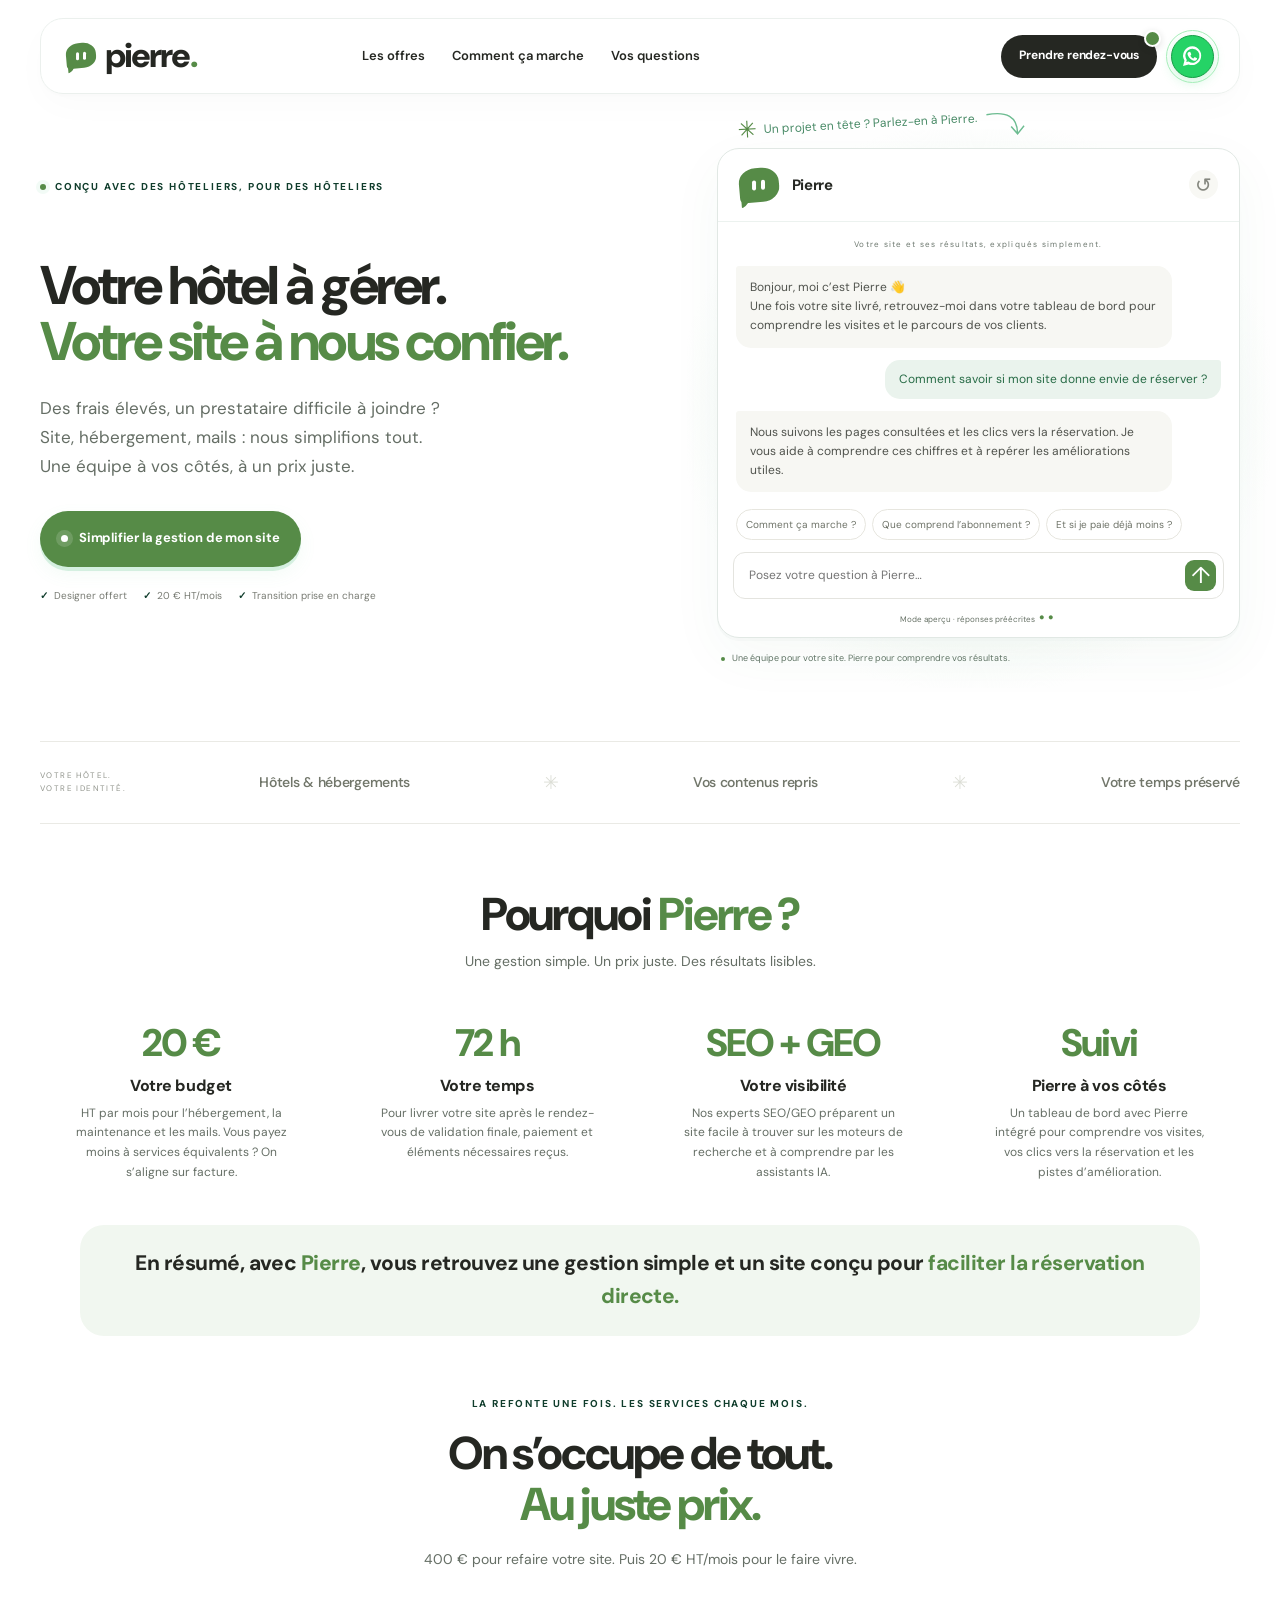
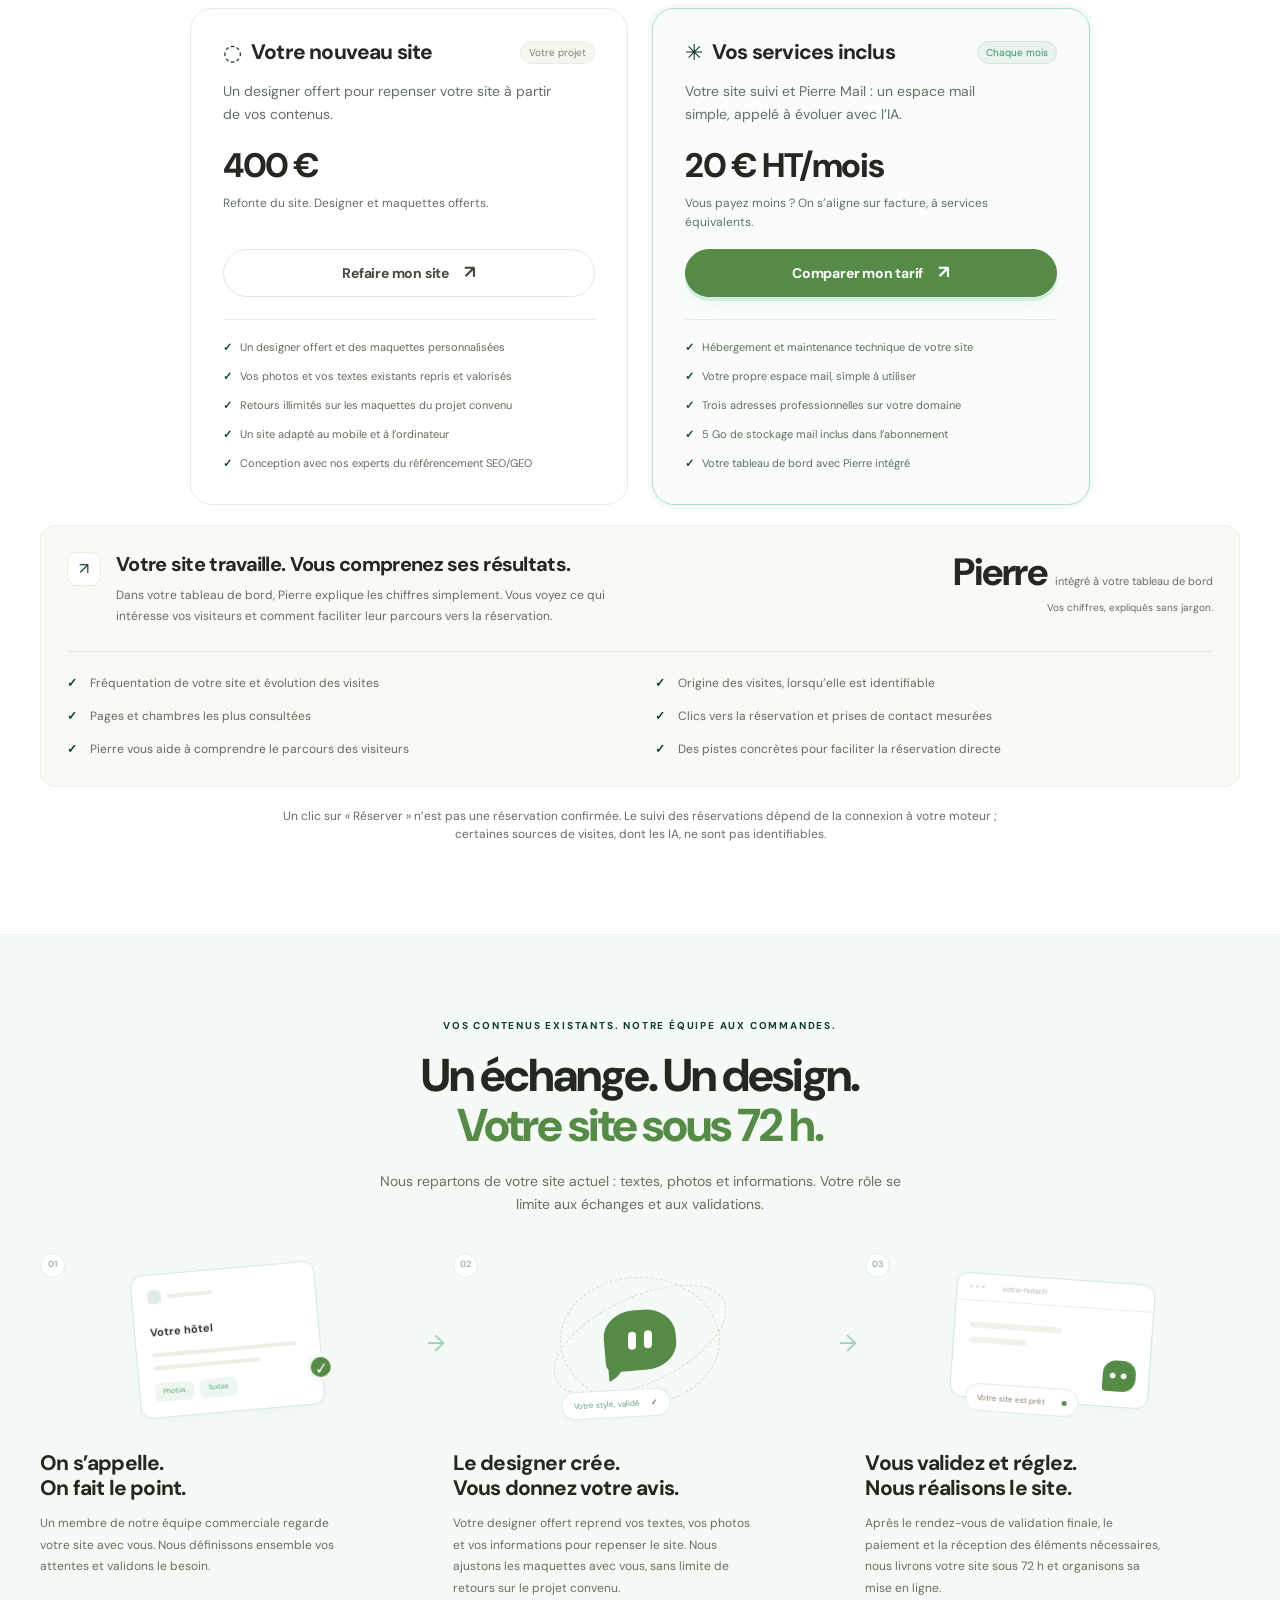
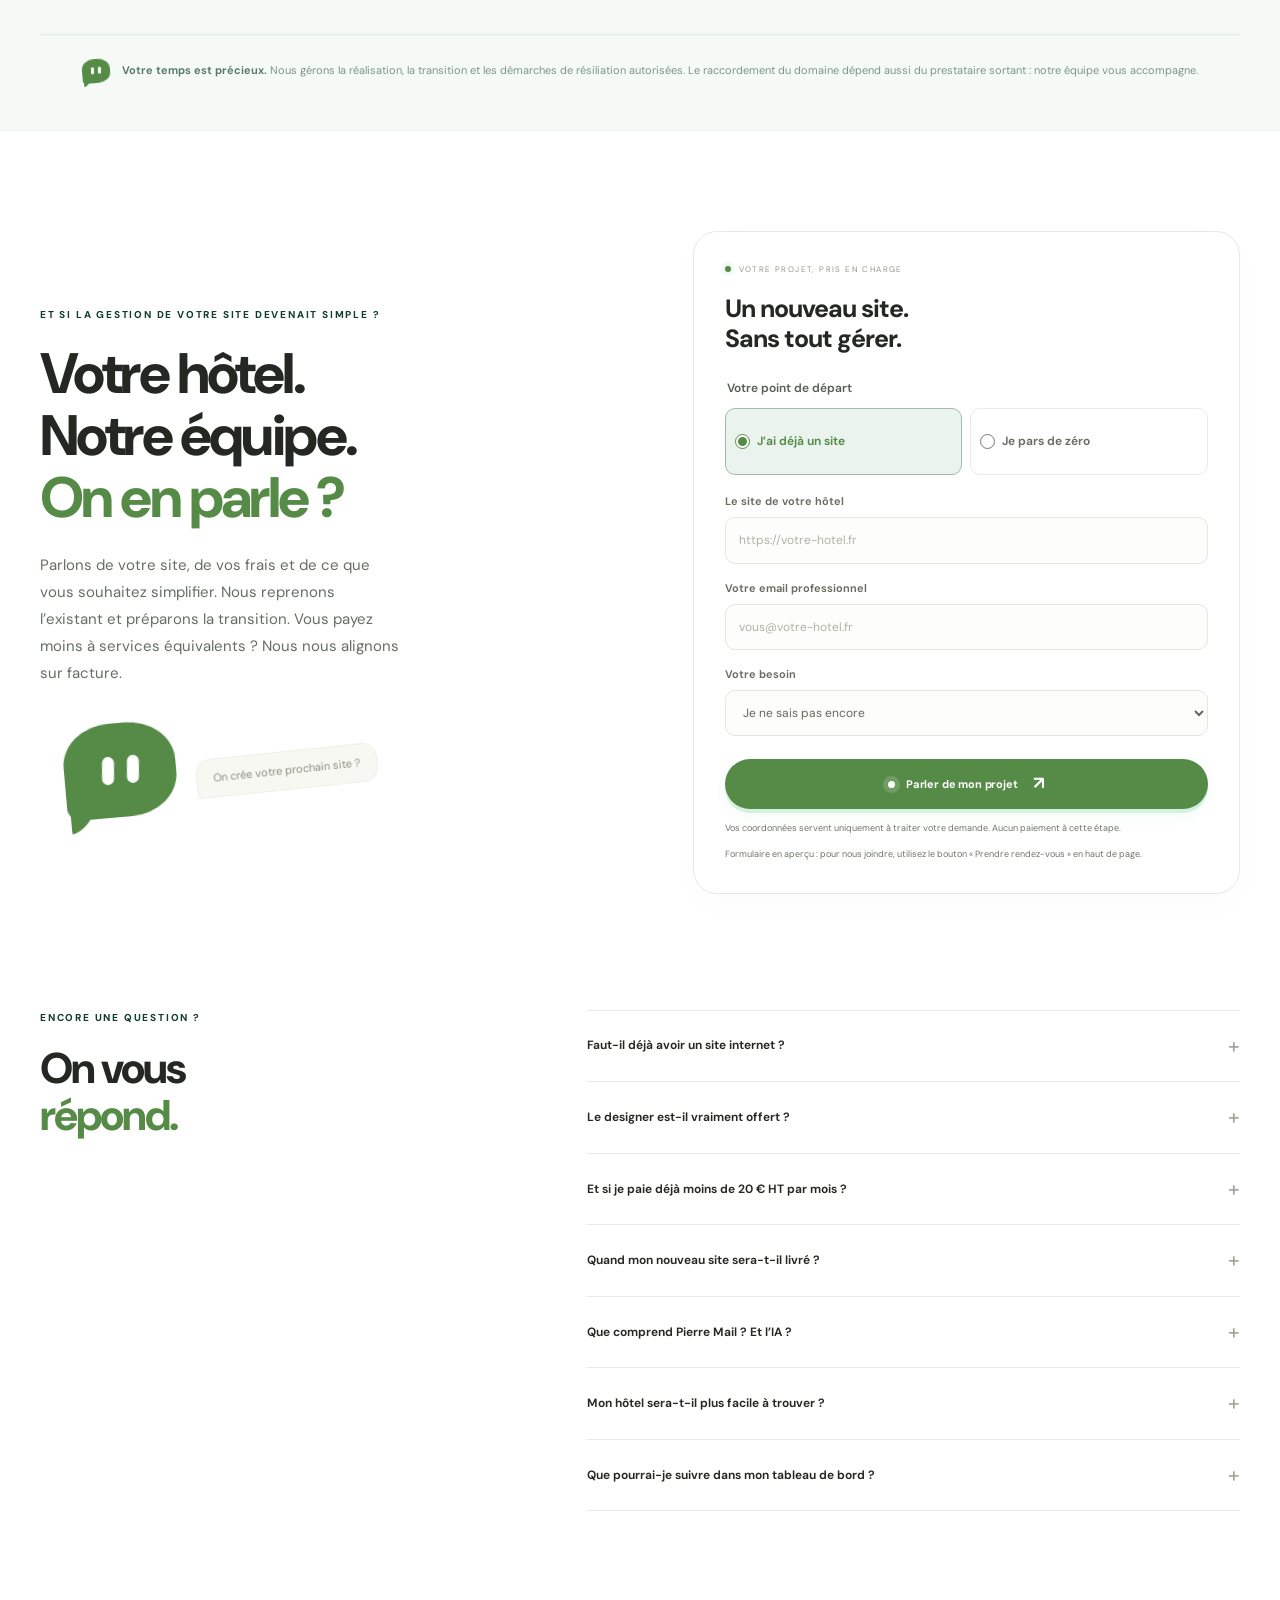
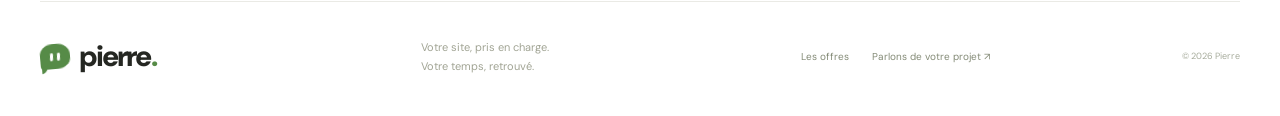
<file: index-v2.html>
<!DOCTYPE html>

<html lang="fr">
<head>
<meta charset="utf-8"/>
<meta content="width=device-width, initial-scale=1" name="viewport"/>
<title>Pierre — Votre hôtel à gérer. Votre site à nous confier.</title>
<meta content="Conçu avec des hôteliers : site refait pour vous, designer offert, hébergement, maintenance, Pierre Mail et suivi avec Pierre. Refonte à 400 €, puis 20 € HT/mois." name="description"/>
<meta content="#174c38" name="theme-color"/>
<meta content="index,follow,max-image-preview:large" name="robots"/>
<!-- Contenu révisé ; vérifier les modalités commerciales avant publication. -->
<link href="https://pierre-ai.fr/" rel="canonical"/>
<meta content="website" property="og:type"/>
<meta content="fr_FR" property="og:locale"/>
<meta content="Votre hôtel à gérer. Votre site à nous confier." property="og:title"/>
<meta content="Une équipe pour votre site, votre hébergement et vos mails. Designer offert, contenus repris et tableau de bord avec Pierre pour comprendre votre trafic." property="og:description"/>
<meta content="https://pierre-ai.fr/" property="og:url"/>
<meta content="https://pierre-ai.fr/og-image.svg" property="og:image"/>
<meta content="summary_large_image" name="twitter:card"/>
<link href="icon.svg" rel="icon" type="image/svg+xml"/>
<link href="https://fonts.googleapis.com" rel="preconnect"/>
<link crossorigin="" href="https://fonts.gstatic.com" rel="preconnect"/>
<link href="https://fonts.googleapis.com/css2?family=DM+Sans:wght@400;450;500;550;600;650;700;750;800;850;900&amp;display=swap" rel="stylesheet"/>
<link href="styles.css" rel="stylesheet"/>
<script type="application/ld+json">{"@context": "https://schema.org", "@graph": [{"@type": "Organization", "@id": "https://pierre-ai.fr/#org", "name": "Pierre", "url": "https://pierre-ai.fr/"}, {"@type": "WebSite", "name": "Pierre", "url": "https://pierre-ai.fr/", "inLanguage": "fr"}]}</script>
</head>
<body>
<a class="skip-link" href="#contenu">Aller au contenu</a>
<header class="header">
<nav aria-label="Navigation principale" class="nav wrap">
<a aria-label="Pierre, accueil" class="logo" href="#accueil">
<span aria-hidden="true" class="mascot small">
<i></i>
<i></i>
</span>
    pierre<span class="logo-dot">.</span>
</a>
<div class="nav-links" id="nav-links">
<a href="#offres">Les offres</a>
<a href="#methode">Comment ça marche</a>
<a href="#faq">Vos questions</a>
</div>
<div class="nav-contact-actions">
<a class="button nav-cta appointment-button" href="https://calendly.com/enzo-giardina-edu/30min" rel="noopener noreferrer" target="_blank">
<span aria-hidden="true" class="appointment-notification"></span>
  Prendre rendez-vous

</a>
<a aria-label="Contacter l’équipe Pierre sur WhatsApp" class="whatsapp-button" href="https://wa.me/33763126175?text=Bonjour%2C%20je%20souhaite%20en%20savoir%20plus%20sur%20Pierre." rel="noopener noreferrer" target="_blank">
<svg aria-hidden="true" class="whatsapp-icon" focusable="false" viewbox="0 0 32 32">
<path d="M16 3A12 12 0 0 0 5.7 21.15L3.9 28.1l7.09-1.85A12 12 0 1 0 16 3Zm0 3a9 9 0 1 1-4.63 16.72l-.55-.33-2.83.74.72-2.79-.36-.58A9 9 0 0 1 16 6Z" fill="currentColor" fill-rule="evenodd"></path>
<path d="m11.5 10.1 1.1-.1c.3 0 .5.1.7.5l1 2.3c.1.3.1.5-.1.8l-.8 1c-.2.2-.2.4 0 .7.8 1.4 1.8 2.4 3.3 3.1.3.2.5.2.7-.1l1-1.2c.2-.3.4-.3.7-.2l2.2 1.1c.4.2.5.3.5.6 0 1.6-1.2 2.8-2.6 2.8-1.8 0-4.5-1.2-6.4-3-1.8-1.7-3.2-4-3.2-5.8 0-1.1.7-2.2 1.9-2.5Z" fill="currentColor"></path>
</svg>
</a>
</div>
<button aria-controls="nav-links" aria-expanded="false" aria-label="Ouvrir le menu" class="menu-toggle" type="button">
<span></span>
<span></span>
</button>
</nav>
</header>
<main id="contenu">
<section class="hero wrap" id="accueil">
<div class="hero-copy">
<p class="eyebrow"><span class="status-dot"></span> CONÇU AVEC DES HÔTELIERS, POUR DES HÔTELIERS</p>
<h1><br/>Votre hôtel à gérer.<br/><span>Votre site à nous confier.</span></h1>
<p class="hero-description">Des frais élevés, un prestataire difficile à joindre ?<br/>Site, hébergement, mails : nous simplifions tout. <br class="desktop-break"/> Une équipe à vos côtés, à un prix juste.</p>
<a class="button primary hero-cta" href="#demande"><span class="button-dot"></span>Simplifier la gestion de mon site</a>
<div class="hero-facts"><span><b>✓</b> Designer offert</span><span><b>✓</b> 20 € HT/mois</span><span><b>✓</b> Transition prise en charge</span></div>
</div>
<div class="hero-demo">
<div class="demo-caption"><span aria-hidden="true" class="little-spark">✳</span> Un projet en tête ? Parlez-en à Pierre. <svg aria-hidden="true" viewbox="0 0 50 35"><path d="M2 5Q38 0 37 28M30 20l7 9 8-9"></path></svg></div>
<div class="chat" id="chat">
<div class="chat-header"><span aria-hidden="true" class="mascot"><i></i><i></i></span><div><strong>Pierre</strong></div><button aria-label="Recommencer la conversation" class="icon-button" id="reset-chat" title="Recommencer la conversation" type="button">↺</button></div>
<div aria-label="Conversation avec Pierre" aria-live="polite" aria-relevant="additions" class="chat-messages" id="messages" role="log"><p class="chat-context">Votre site et ses résultats, expliqués simplement.</p>
<div class="message bot"><p>Bonjour, moi c’est Pierre 👋<br/>Une fois votre site livré, retrouvez-moi dans votre tableau de bord pour comprendre les visites et le parcours de vos clients.</p></div>
<div class="message visitor"><p>Comment savoir si mon site donne envie de réserver ?</p></div>
<div class="message bot initial-answer"><p>Nous suivons les pages consultées et les clics vers la réservation. Je vous aide à comprendre ces chiffres et à repérer les améliorations utiles.</p></div></div>
<div aria-label="Suggestions de questions" class="suggestions"><button data-question="Comment ça marche ?" type="button">Comment ça marche ?</button><button data-question="Que comprend l’abonnement ?" type="button">Que comprend l’abonnement ?</button><button data-question="Et si je paie déjà moins ?" type="button">Et si je paie déjà moins ?</button></div>
<form class="chat-form" id="chat-form"><label class="sr-only" for="chat-input">Votre question à Pierre</label><input autocomplete="off" id="chat-input" maxlength="600" placeholder="Posez votre question à Pierre…" required=""/><button aria-label="Envoyer ma question" type="submit">↑</button></form>
<div class="chat-footer"><span id="chat-mode">Mode aperçu · réponses préécrites</span> <span aria-hidden="true" class="mini-eyes">••</span></div>
</div>
<div class="demo-under"><span class="status-dot"></span> Une équipe pour votre site. Pierre pour comprendre vos résultats.</div>
</div>
</section>
<div class="audience wrap"><span>VOTRE HÔTEL.<br/>VOTRE IDENTITÉ.</span><div>Hôtels & hébergements</div><i>✳</i><div>Vos contenus repris</div><i>✳</i><div>Votre temps préservé</div></div>
<section class="why-pierre wrap" id="pourquoi-pierre">
  <div class="why-heading reveal">
    <h2>Pourquoi <span>Pierre ?</span></h2>
    <p>Une gestion simple. Un prix juste. Des résultats lisibles.</p>
  </div>
  <div class="why-stats reveal">
    <div class="why-stat">
      <strong>20 €</strong>
      <h3>Votre budget</h3>
      <p><p>HT par mois pour l’hébergement, la maintenance et les mails. Vous payez moins à services équivalents ? On s’aligne sur facture.</p>
    </div>
    <div class="why-stat">
      <strong>72 h</strong>
      <h3>Votre temps</h3>
      <p><p>Pour livrer votre site après le rendez-vous de validation finale, paiement et éléments nécessaires reçus.</p></p>
    </div>
    <div class="why-stat">
      <strong>SEO + GEO</strong>
      <h3>Votre visibilité</h3>
      <p>Nos experts SEO/GEO préparent un site facile à trouver sur les moteurs de recherche et à comprendre par les assistants IA.</p>
    </div>
    <div class="why-stat">
      <strong>Suivi</strong>
      <h3>Pierre à vos côtés</h3>
      <p>Un tableau de bord avec Pierre intégré pour comprendre vos visites, vos clics vers la réservation et les pistes d’amélioration.</p>
    </div>
  </div>
  <div class="why-conclusion reveal" style="background:#f1f7f0;border-radius:24px;padding:22px 28px;margin:42px auto 0;max-width:1120px;text-align:center;">
    <p style="color:#252722;font-size:clamp(15px,2vw,21px);font-weight:750;line-height:1.6;letter-spacing:-.025em;">
      En résumé, avec <span style="color:var(--forest);font-weight:850;">Pierre</span>, vous retrouvez une gestion simple et un site conçu pour <span style="color:var(--forest);">faciliter la réservation directe.</span>
    </p>
  </div>
</section>
<section class="section offers wrap" id="offres">
<div class="section-heading reveal"><p class="eyebrow">LA REFONTE UNE FOIS. LES SERVICES CHAQUE MOIS.</p><h2>On s’occupe de tout.<br/><span>Au juste prix.</span></h2><p>400 € pour refaire votre site. Puis 20 € HT/mois pour le faire vivre.</p></div>
<div class="pricing-grid pierre-pricing">
<article class="price-card reveal"><div class="plan-top"><span aria-hidden="true" class="plan-symbol">◌</span><h3>Votre nouveau site</h3><span class="plan-tag">Votre projet</span></div><p>Un designer offert pour repenser votre site à partir de vos contenus.</p><div class="price"><strong>400 €</strong></div><div class="season-detail">Refonte du site. Designer et maquettes offerts.</div><a class="button plan-button" data-plan="achat" href="#demande">Refaire mon site <span aria-hidden="true">↗</span></a><ul><li>Un designer offert et des maquettes personnalisées</li><li>Vos photos et vos textes existants repris et valorisés</li><li>Retours illimités sur les maquettes du projet convenu</li><li>Un site adapté au mobile et à l’ordinateur</li><li>Conception avec nos experts du référencement SEO/GEO</li></ul></article>
<article class="price-card featured reveal"><div class="plan-top"><span aria-hidden="true" class="plan-symbol">✳</span><h3>Vos services inclus</h3><span class="plan-tag">Chaque mois</span></div><p>Votre site suivi et Pierre Mail : un espace mail simple, appelé à évoluer avec l’IA.</p><div class="price"><strong>20 € HT/mois</strong></div><div class="season-detail">Vous payez moins ? On s’aligne sur facture, à services équivalents.</div><a class="button primary plan-button" data-plan="location" href="#demande">Comparer mon tarif <span aria-hidden="true">↗</span></a><ul><li>Hébergement et maintenance technique de votre site</li><li>Votre propre espace mail, simple à utiliser</li><li>Trois adresses professionnelles sur votre domaine</li><li>5 Go de stockage mail inclus dans l’abonnement</li><li>Votre tableau de bord avec Pierre intégré</li></ul></article>
</div>
<div class="setup-strip setup-strip--detailed reveal"><div class="setup-strip__intro"><span aria-hidden="true" class="setup-icon">↗</span><div class="setup-strip__copy"><h3>Votre site travaille. Vous comprenez ses résultats.</h3><p>Dans votre tableau de bord, Pierre explique les chiffres simplement. Vous voyez ce qui intéresse vos visiteurs et comment faciliter leur parcours vers la réservation.</p></div></div><div class="setup-strip__price"><p><strong>Pierre</strong><span>intégré à votre tableau de bord</span></p><span class="setup-strip__once">Vos chiffres, expliqués sans jargon.</span></div><ul class="setup-strip__services" role="list"><li><span aria-hidden="true" class="setup-strip__check">✓</span><span>Fréquentation de votre site et évolution des visites</span></li><li><span aria-hidden="true" class="setup-strip__check">✓</span><span>Origine des visites, lorsqu’elle est identifiable</span></li><li><span aria-hidden="true" class="setup-strip__check">✓</span><span>Pages et chambres les plus consultées</span></li><li><span aria-hidden="true" class="setup-strip__check">✓</span><span>Clics vers la réservation et prises de contact mesurées</span></li><li><span aria-hidden="true" class="setup-strip__check">✓</span><span>Pierre vous aide à comprendre le parcours des visiteurs</span></li><li><span aria-hidden="true" class="setup-strip__check">✓</span><span>Des pistes concrètes pour faciliter la réservation directe</span></li></ul></div><p class="launch-note">Un clic sur « Réserver » n’est pas une réservation confirmée. Le suivi des réservations dépend de la connexion à votre moteur ; certaines sources de visites, dont les IA, ne sont pas identifiables.</p></section>
<section class="method-section" id="methode"><div class="wrap">
<div class="section-heading reveal"><p class="eyebrow">VOS CONTENUS EXISTANTS. NOTRE ÉQUIPE AUX COMMANDES.</p><h2>Un échange. Un design.<br/><span>Votre site sous 72 h.</span></h2><p>Nous repartons de votre site actuel : textes, photos et informations. Votre rôle se limite aux échanges et aux validations.</p></div>
<div class="process">
<article class="process-step reveal"><div class="step-art"><span class="step-label">01</span><div class="document-art"><div class="doc-top"><span></span><i></i></div><b>Votre hôtel</b><i class="doc-line"></i><i class="doc-line short"></i><div class="doc-tags"><span>Photos</span><span>Textes</span></div><span class="doc-check">✓</span></div></div><h3>On s’appelle.<br/>On fait le point.</h3><p>Un membre de notre équipe commerciale regarde votre site avec vous. Nous définissons ensemble vos attentes et validons le besoin.</p></article>
<article class="process-step reveal"><div class="step-art"><span class="step-label">02</span><div class="training-art"><span class="orbit-one"></span><span class="orbit-two"></span><span aria-hidden="true" class="mascot large"><i></i><i></i></span><span class="training-chip">Votre style, validé <b>✓</b></span></div></div><h3>Le designer crée.<br/>Vous donnez votre avis.</h3><p>Votre designer offert reprend vos textes, vos photos et vos informations pour repenser le site. Nous ajustons les maquettes avec vous, sans limite de retours sur le projet convenu.</p></article>
<article class="process-step reveal"><div class="step-art"><span class="step-label">03</span><div class="site-art"><div class="site-bar">••• <span>votre-hotel.fr</span></div><div class="site-lines"><i></i><i></i></div><span class="site-bubble"><span class="mini-eyes">••</span></span><span class="site-online">Votre site est prêt <i></i></span></div></div><h3>Vous validez et réglez.<br/>Nous réalisons le site.</h3><p>Après le rendez-vous de validation finale, le paiement et la réception des éléments nécessaires, nous livrons votre site sous 72 h et organisons sa mise en ligne.</p></article>
</div>
<div class="human-note reveal"><span aria-hidden="true" class="mascot tiny"><i></i><i></i></span><p><strong>Votre temps est précieux.</strong> Nous gérons la réalisation, la transition et les démarches de résiliation autorisées. Le raccordement du domaine dépend aussi du prestataire sortant : notre équipe vous accompagne.</p></div>
</div></section>
<section class="request-section wrap" id="demande"><div class="request-copy reveal"><p class="eyebrow">ET SI LA GESTION DE VOTRE SITE DEVENAIT SIMPLE ?</p><h2>Votre hôtel.<br/>Notre équipe.<br/><span>On en parle ?</span></h2><p>Parlons de votre site, de vos frais et de ce que vous souhaitez simplifier. Nous reprenons l’existant et préparons la transition. Vous payez moins à services équivalents ? Nous nous alignons sur facture.</p><div class="request-mascot"><span aria-hidden="true" class="mascot giant"><i></i><i></i></span><span class="speech-note">On crée votre prochain site ?</span></div></div>
<div class="request-card reveal"><div class="form-heading"><span class="status-dot"></span> VOTRE PROJET, PRIS EN CHARGE</div><h3>Un nouveau site.<br/>Sans tout gérer.</h3><form id="request-form"><fieldset class="project-origin"><legend>Votre point de départ</legend><div class="origin-options"><label><input checked="" name="origin" type="radio" value="existing"/> J’ai déjà un site</label><label><input name="origin" type="radio" value="new"/> Je pars de zéro</label></div></fieldset><div id="website-field"><label for="site-url">Le site de votre hôtel</label><input id="site-url" maxlength="500" name="website" placeholder="https://votre-hotel.fr" required="" type="url"/></div><p class="new-project-note" hidden="" id="new-project-note">Nous ferons le point ensemble sur vos contenus et les informations nécessaires à la création de votre site.</p><label for="contact-email">Votre email professionnel</label><input id="contact-email" maxlength="254" name="email" placeholder="vous@votre-hotel.fr" required="" type="email"/><label for="plan-choice">Votre besoin</label><select id="plan-choice" name="plan"><option value="indecis">Je ne sais pas encore</option><option value="achat">Refaire mon site — 400 €</option><option value="location">Comparer mes frais — 20 € HT/mois</option></select><div aria-hidden="true" class="honeypot"><label for="company-fax">Fax</label><input autocomplete="off" id="company-fax" name="fax" tabindex="-1"/></div><button class="button primary request-submit" type="submit"><span class="button-dot"></span>Parler de mon projet <span aria-hidden="true">↗</span></button><p class="form-note">Vos coordonnées servent uniquement à traiter votre demande. Aucun paiement à cette étape.</p><p class="form-note" id="demo-mode">Formulaire en aperçu : pour nous joindre, utilisez le bouton « Prendre rendez-vous » en haut de page.</p><p aria-live="polite" class="form-status" id="form-status" role="status"></p></form></div></section>
<section class="faq-section wrap" id="faq"><div class="reveal"><p class="eyebrow">ENCORE UNE QUESTION ?</p><h2>On vous<br/><span>répond.</span></h2></div><div class="faq-list reveal"><details><summary>Faut-il déjà avoir un site internet ? <span>+</span></summary><p>Nous pouvons refaire votre site existant ou créer celui de votre hôtel. Si vous avez déjà un site, nous reprenons les textes, les photos et les informations utiles que vous êtes autorisé à utiliser. Vous n’avez pas à tout préparer à nouveau.</p></details><details><summary>Le designer est-il vraiment offert ? <span>+</span></summary><p>Oui. Pour la refonte à 400 €, nous vous offrons l’accompagnement du designer et la préparation des maquettes. Il s’appuie sur votre site actuel. Les allers-retours sur les maquettes du projet convenu sont illimités avant leur validation finale.</p></details><details><summary>Et si je paie déjà moins de 20 € HT par mois ? <span>+</span></summary><p>Présentez-nous votre facture actuelle : si vous payez moins à services équivalents, nous nous alignons sur ce tarif. Les prestations comparées et les modalités d’alignement sont précisées avant votre engagement.</p></details><details><summary>Quand mon nouveau site sera-t-il livré ? <span>+</span></summary><p>Sous 72 heures après le rendez-vous de validation finale, une fois les maquettes validées, le paiement effectué et les éléments nécessaires reçus. La bascule du nom de domaine peut nécessiter un délai supplémentaire selon votre prestataire actuel.</p></details><details><summary>Que comprend Pierre Mail ? Et l’IA ? <span>+</span></summary><p>Votre propre espace mail, simple à utiliser, trois adresses professionnelles liées à votre domaine et 5 Go de stockage mail inclus. Des fonctions IA sont prévues pour faciliter la gestion de vos messages ; elles ne sont pas encore disponibles et aucune date n’est annoncée. Nous coordonnons aussi les résiliations des prestations remplacées, avec votre autorisation et selon vos contrats.</p></details><details><summary>Mon hôtel sera-t-il plus facile à trouver ? <span>+</span></summary><p>Nos sites sont conçus avec des experts SEO/GEO pour présenter clairement votre hôtel aux moteurs de recherche et aux assistants IA. Le designer prépare un parcours fluide pour vos visiteurs. Nous ne garantissons ni position sur Google, ni recommandation par une IA, ni volume de réservations.</p></details><details><summary>Que pourrai-je suivre dans mon tableau de bord ? <span>+</span></summary><p>Votre tableau de bord rassemble les visites, les pages consultées, les sources identifiables et les clics vers la réservation. Pierre y est intégré pour expliquer les chiffres et suggérer des améliorations. Les réservations confirmées et leur taux de conversion ne sont mesurables que si le moteur transmet ces données. Certaines sources, notamment les IA, peuvent ne pas être identifiables.</p></details></div></section>
</main>
<footer class="footer wrap"><a aria-label="Pierre, accueil" class="logo" href="#accueil"><span aria-hidden="true" class="mascot small"><i></i><i></i></span>pierre<span class="logo-dot">.</span></a><p>Votre site, pris en charge.<br/>Votre temps, retrouvé.</p><div><a href="#offres">Les offres</a><a href="#demande">Parlons de votre projet ↗</a></div><small>© 2026 Pierre</small></footer>



<script src="config.js"></script><script src="script.js"></script></body>
</html>
</file>
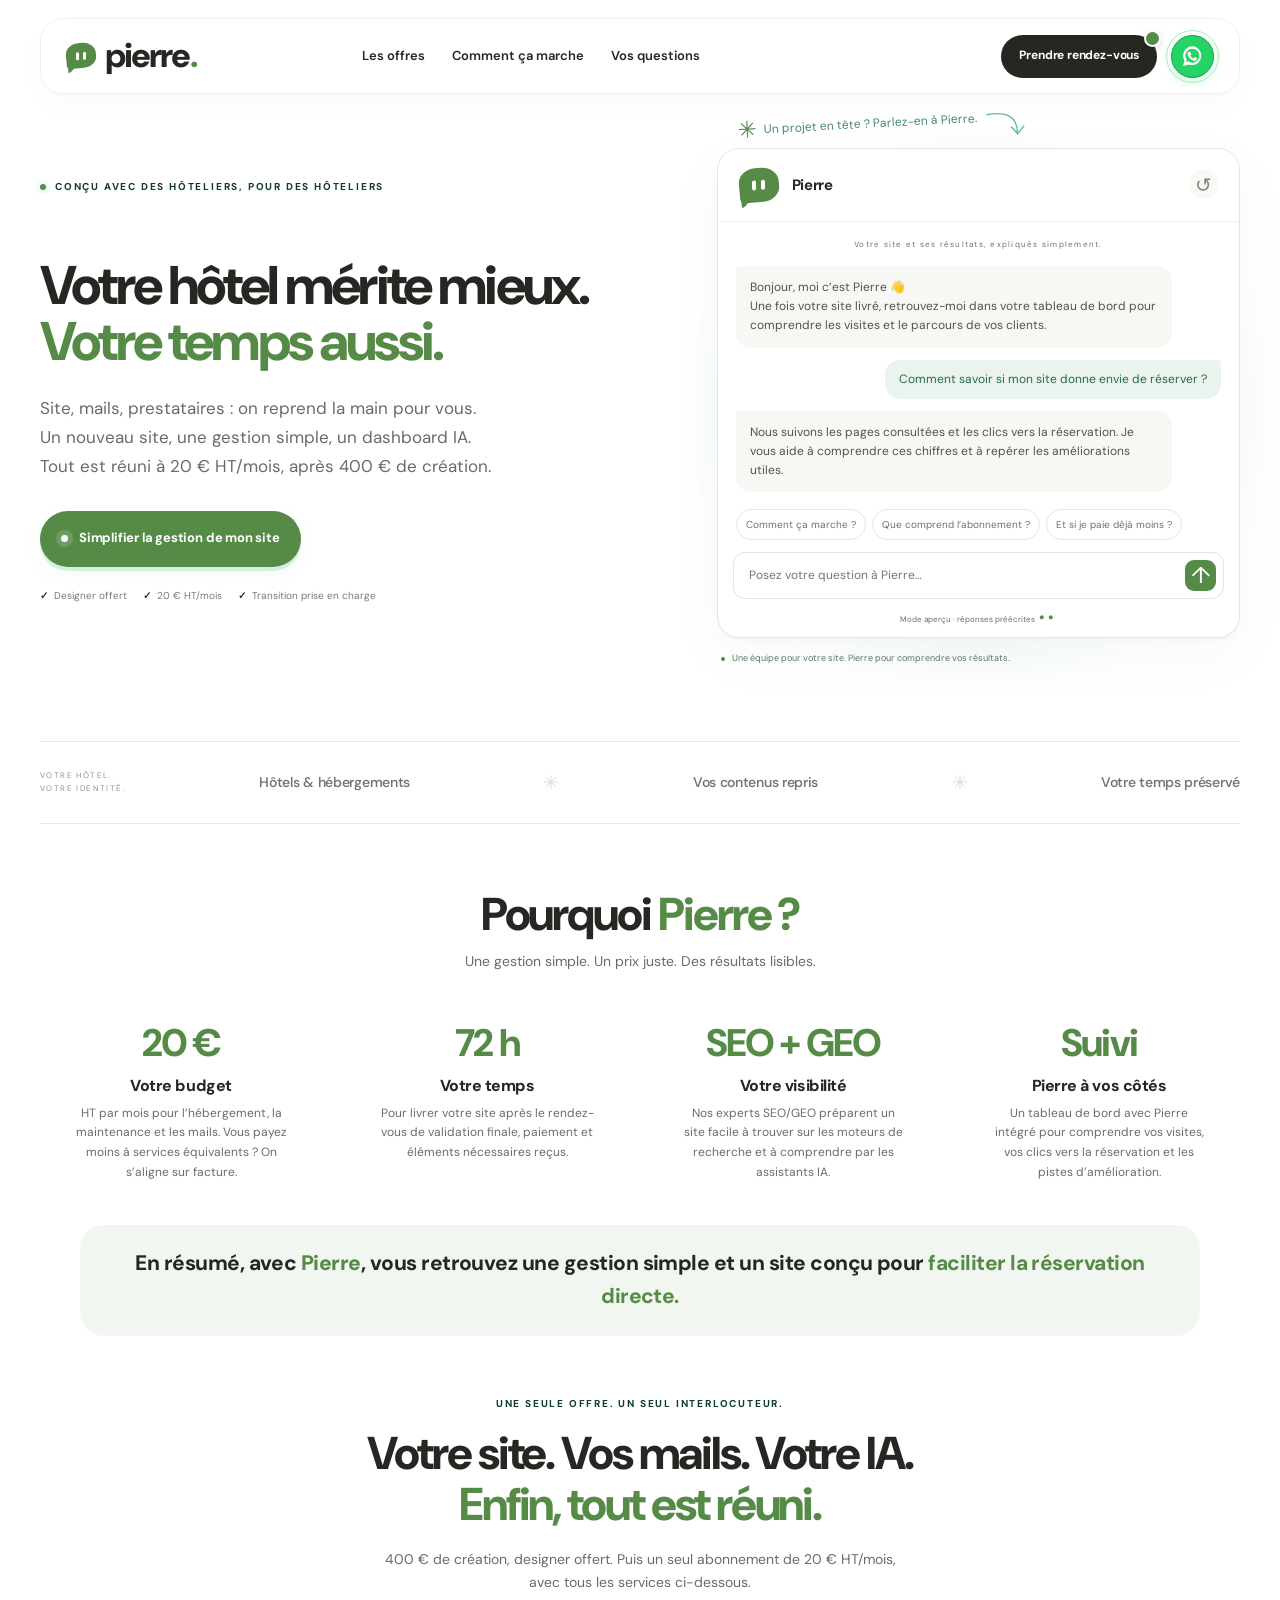
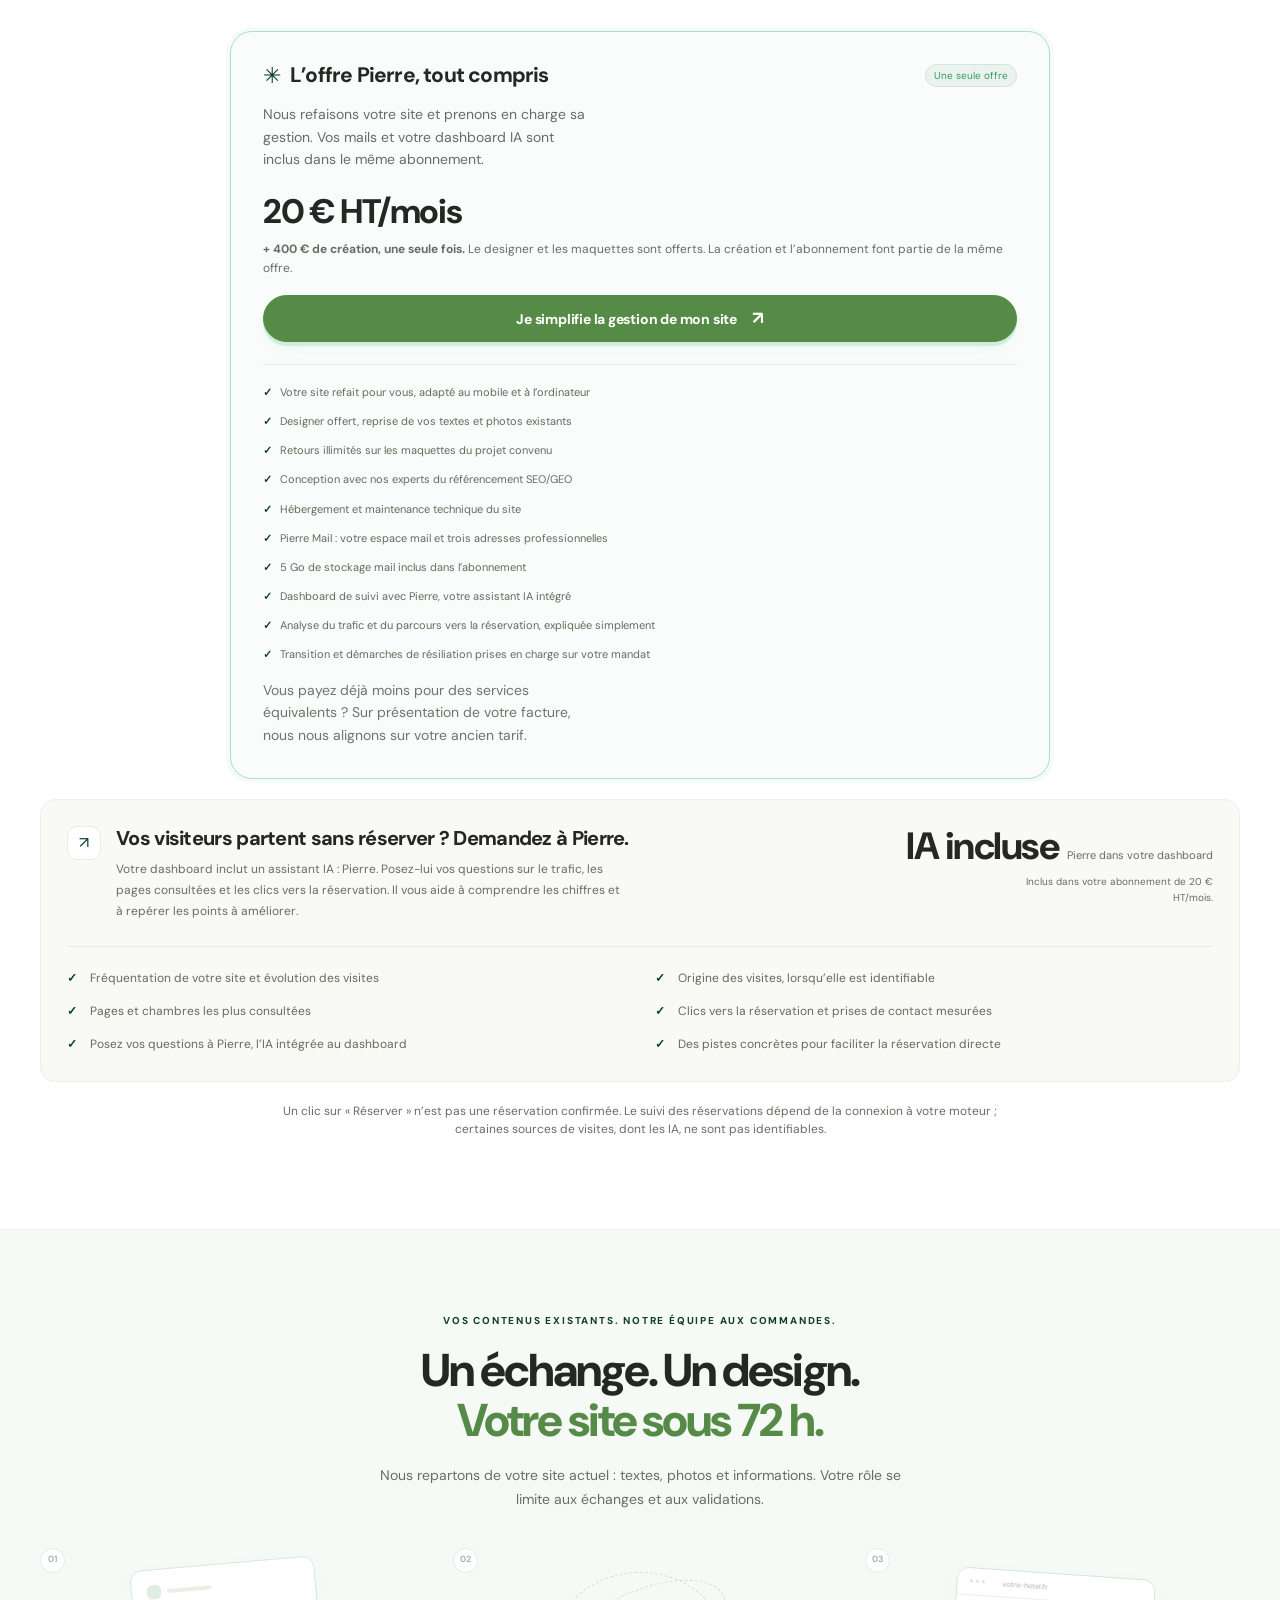
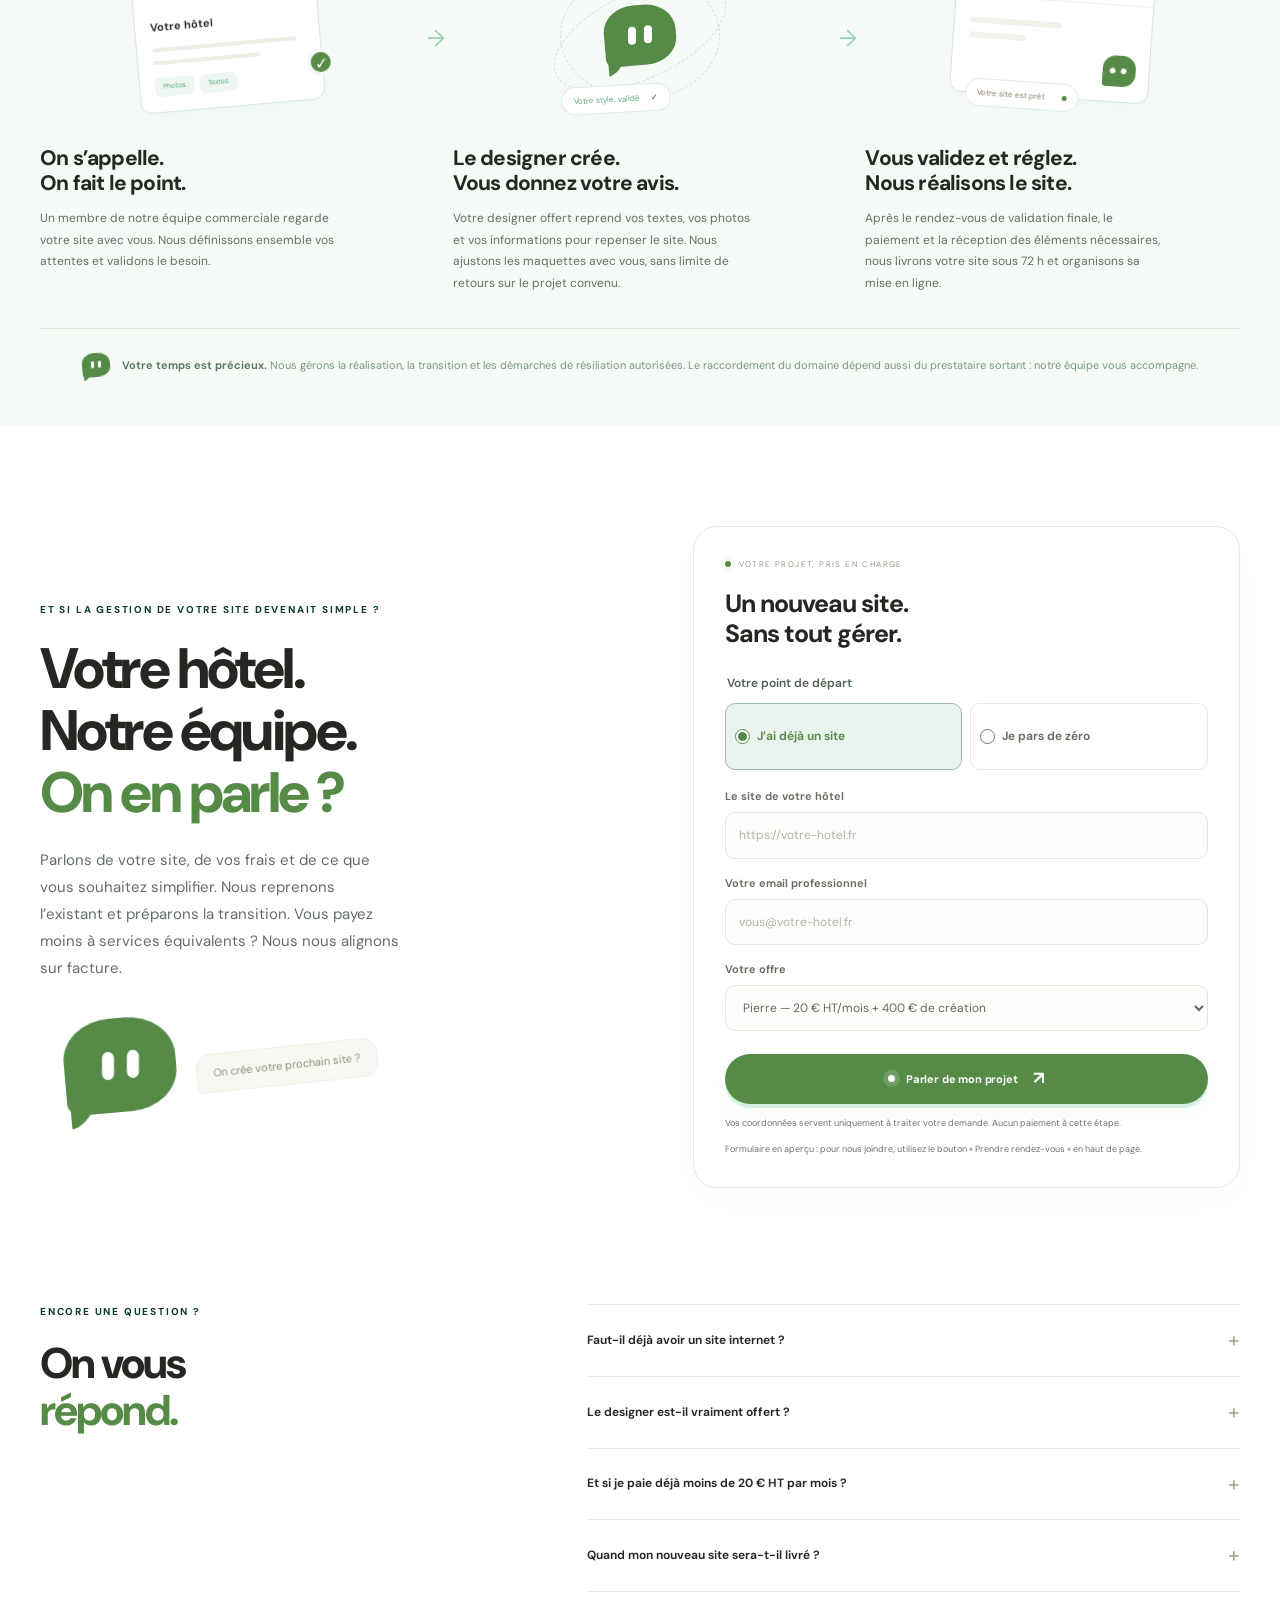
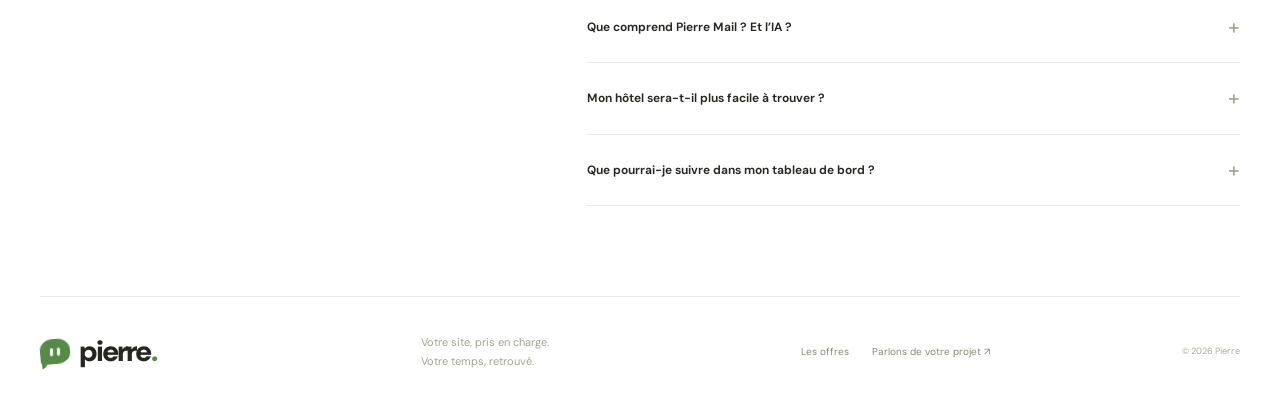
<file: index-v3.html>
<!DOCTYPE html>

<html lang="fr">
<head>
<meta charset="utf-8"/>
<meta content="width=device-width, initial-scale=1" name="viewport"/>
<title>Pierre — Site, mails et dashboard IA : une seule offre.</title>
<meta content="Une seule offre : 20 € HT/mois pour votre site, son hébergement, sa maintenance, Pierre Mail et un dashboard IA avec Pierre. Création à 400 €, designer offert." name="description"/>
<meta content="#174c38" name="theme-color"/>
<meta content="index,follow,max-image-preview:large" name="robots"/>
<!-- Contenu révisé ; vérifier les modalités commerciales avant publication. -->
<link href="https://pierre-ai.fr/" rel="canonical"/>
<meta content="website" property="og:type"/>
<meta content="fr_FR" property="og:locale"/>
<meta content="Votre hôtel mérite mieux. Votre temps aussi." property="og:title"/>
<meta content="Une équipe pour votre site, votre hébergement et vos mails. Designer offert, contenus repris et tableau de bord avec Pierre pour comprendre votre trafic." property="og:description"/>
<meta content="https://pierre-ai.fr/" property="og:url"/>
<meta content="https://pierre-ai.fr/og-image.svg" property="og:image"/>
<meta content="summary_large_image" name="twitter:card"/>
<link href="icon.svg" rel="icon" type="image/svg+xml"/>
<link href="https://fonts.googleapis.com" rel="preconnect"/>
<link crossorigin="" href="https://fonts.gstatic.com" rel="preconnect"/>
<link href="https://fonts.googleapis.com/css2?family=DM+Sans:wght@400;450;500;550;600;650;700;750;800;850;900&amp;display=swap" rel="stylesheet"/>
<link href="styles.css" rel="stylesheet"/>
<script type="application/ld+json">{"@context": "https://schema.org", "@graph": [{"@type": "Organization", "@id": "https://pierre-ai.fr/#org", "name": "Pierre", "url": "https://pierre-ai.fr/"}, {"@type": "WebSite", "name": "Pierre", "url": "https://pierre-ai.fr/", "inLanguage": "fr"}]}</script>
</head>
<body>
<a class="skip-link" href="#contenu">Aller au contenu</a>
<header class="header">
<nav aria-label="Navigation principale" class="nav wrap">
<a aria-label="Pierre, accueil" class="logo" href="#accueil">
<span aria-hidden="true" class="mascot small">
<i></i>
<i></i>
</span>
    pierre<span class="logo-dot">.</span>
</a>
<div class="nav-links" id="nav-links">
<a href="#offres">Les offres</a>
<a href="#methode">Comment ça marche</a>
<a href="#faq">Vos questions</a>
</div>
<div class="nav-contact-actions">
<a class="button nav-cta appointment-button" href="https://calendly.com/enzo-giardina-edu/30min" rel="noopener noreferrer" target="_blank">
<span aria-hidden="true" class="appointment-notification"></span>
  Prendre rendez-vous

</a>
<a aria-label="Contacter l’équipe Pierre sur WhatsApp" class="whatsapp-button" href="https://wa.me/33763126175?text=Bonjour%2C%20je%20souhaite%20en%20savoir%20plus%20sur%20Pierre." rel="noopener noreferrer" target="_blank">
<svg aria-hidden="true" class="whatsapp-icon" focusable="false" viewbox="0 0 32 32">
<path d="M16 3A12 12 0 0 0 5.7 21.15L3.9 28.1l7.09-1.85A12 12 0 1 0 16 3Zm0 3a9 9 0 1 1-4.63 16.72l-.55-.33-2.83.74.72-2.79-.36-.58A9 9 0 0 1 16 6Z" fill="currentColor" fill-rule="evenodd"></path>
<path d="m11.5 10.1 1.1-.1c.3 0 .5.1.7.5l1 2.3c.1.3.1.5-.1.8l-.8 1c-.2.2-.2.4 0 .7.8 1.4 1.8 2.4 3.3 3.1.3.2.5.2.7-.1l1-1.2c.2-.3.4-.3.7-.2l2.2 1.1c.4.2.5.3.5.6 0 1.6-1.2 2.8-2.6 2.8-1.8 0-4.5-1.2-6.4-3-1.8-1.7-3.2-4-3.2-5.8 0-1.1.7-2.2 1.9-2.5Z" fill="currentColor"></path>
</svg>
</a>
</div>
<button aria-controls="nav-links" aria-expanded="false" aria-label="Ouvrir le menu" class="menu-toggle" type="button">
<span></span>
<span></span>
</button>
</nav>
</header>
<main id="contenu">
<section class="hero wrap" id="accueil">
<div class="hero-copy">
<p class="eyebrow"><span class="status-dot"></span> CONÇU AVEC DES HÔTELIERS, POUR DES HÔTELIERS</p>
<h1><br/>Votre hôtel mérite mieux.<br/><span>Votre temps aussi.</span></h1>
<p class="hero-description">Site, mails, prestataires : on reprend la main pour vous.<br/>Un nouveau site, une gestion simple, un dashboard IA. <br class="desktop-break"/> Tout est réuni à 20 € HT/mois, après 400 € de création.</p>
<a class="button primary hero-cta" href="#demande"><span class="button-dot"></span>Simplifier la gestion de mon site</a>
<div class="hero-facts"><span><b>✓</b> Designer offert</span><span><b>✓</b> 20 € HT/mois</span><span><b>✓</b> Transition prise en charge</span></div>
</div>
<div class="hero-demo">
<div class="demo-caption"><span aria-hidden="true" class="little-spark">✳</span> Un projet en tête ? Parlez-en à Pierre. <svg aria-hidden="true" viewbox="0 0 50 35"><path d="M2 5Q38 0 37 28M30 20l7 9 8-9"></path></svg></div>
<div class="chat" id="chat">
<div class="chat-header"><span aria-hidden="true" class="mascot"><i></i><i></i></span><div><strong>Pierre</strong></div><button aria-label="Recommencer la conversation" class="icon-button" id="reset-chat" title="Recommencer la conversation" type="button">↺</button></div>
<div aria-label="Conversation avec Pierre" aria-live="polite" aria-relevant="additions" class="chat-messages" id="messages" role="log"><p class="chat-context">Votre site et ses résultats, expliqués simplement.</p>
<div class="message bot"><p>Bonjour, moi c’est Pierre 👋<br/>Une fois votre site livré, retrouvez-moi dans votre tableau de bord pour comprendre les visites et le parcours de vos clients.</p></div>
<div class="message visitor"><p>Comment savoir si mon site donne envie de réserver ?</p></div>
<div class="message bot initial-answer"><p>Nous suivons les pages consultées et les clics vers la réservation. Je vous aide à comprendre ces chiffres et à repérer les améliorations utiles.</p></div></div>
<div aria-label="Suggestions de questions" class="suggestions"><button data-question="Comment ça marche ?" type="button">Comment ça marche ?</button><button data-question="Que comprend l’abonnement ?" type="button">Que comprend l’abonnement ?</button><button data-question="Et si je paie déjà moins ?" type="button">Et si je paie déjà moins ?</button></div>
<form class="chat-form" id="chat-form"><label class="sr-only" for="chat-input">Votre question à Pierre</label><input autocomplete="off" id="chat-input" maxlength="600" placeholder="Posez votre question à Pierre…" required=""/><button aria-label="Envoyer ma question" type="submit">↑</button></form>
<div class="chat-footer"><span id="chat-mode">Mode aperçu · réponses préécrites</span> <span aria-hidden="true" class="mini-eyes">••</span></div>
</div>
<div class="demo-under"><span class="status-dot"></span> Une équipe pour votre site. Pierre pour comprendre vos résultats.</div>
</div>
</section>
<div class="audience wrap"><span>VOTRE HÔTEL.<br/>VOTRE IDENTITÉ.</span><div>Hôtels & hébergements</div><i>✳</i><div>Vos contenus repris</div><i>✳</i><div>Votre temps préservé</div></div>
<section class="why-pierre wrap" id="pourquoi-pierre">
  <div class="why-heading reveal">
    <h2>Pourquoi <span>Pierre ?</span></h2>
    <p>Une gestion simple. Un prix juste. Des résultats lisibles.</p>
  </div>
  <div class="why-stats reveal">
    <div class="why-stat">
      <strong>20 €</strong>
      <h3>Votre budget</h3>
      <p><p>HT par mois pour l’hébergement, la maintenance et les mails. Vous payez moins à services équivalents ? On s’aligne sur facture.</p>
    </div>
    <div class="why-stat">
      <strong>72 h</strong>
      <h3>Votre temps</h3>
      <p><p>Pour livrer votre site après le rendez-vous de validation finale, paiement et éléments nécessaires reçus.</p></p>
    </div>
    <div class="why-stat">
      <strong>SEO + GEO</strong>
      <h3>Votre visibilité</h3>
      <p>Nos experts SEO/GEO préparent un site facile à trouver sur les moteurs de recherche et à comprendre par les assistants IA.</p>
    </div>
    <div class="why-stat">
      <strong>Suivi</strong>
      <h3>Pierre à vos côtés</h3>
      <p>Un tableau de bord avec Pierre intégré pour comprendre vos visites, vos clics vers la réservation et les pistes d’amélioration.</p>
    </div>
  </div>
  <div class="why-conclusion reveal" style="background:#f1f7f0;border-radius:24px;padding:22px 28px;margin:42px auto 0;max-width:1120px;text-align:center;">
    <p style="color:#252722;font-size:clamp(15px,2vw,21px);font-weight:750;line-height:1.6;letter-spacing:-.025em;">
      En résumé, avec <span style="color:var(--forest);font-weight:850;">Pierre</span>, vous retrouvez une gestion simple et un site conçu pour <span style="color:var(--forest);">faciliter la réservation directe.</span>
    </p>
  </div>
</section>
<section class="section offers wrap" id="offres">
<div class="section-heading reveal"><p class="eyebrow">UNE SEULE OFFRE. UN SEUL INTERLOCUTEUR.</p><h2>Votre site. Vos mails. Votre IA.<br/><span>Enfin, tout est réuni.</span></h2><p>400 € de création, designer offert. Puis un seul abonnement de 20 € HT/mois, avec tous les services ci-dessous.</p></div>
<div class="pricing-grid pierre-pricing" style="grid-template-columns:minmax(0,1fr);max-width:820px;margin-inline:auto;">
<article class="price-card featured reveal">
<div class="plan-top"><span aria-hidden="true" class="plan-symbol">✳</span><h3>L’offre Pierre, tout compris</h3><span class="plan-tag">Une seule offre</span></div>
<p>Nous refaisons votre site et prenons en charge sa gestion. Vos mails et votre dashboard IA sont inclus dans le même abonnement.</p>
<div class="price"><strong>20 € HT/mois</strong></div>
<div class="season-detail"><strong>+ 400 € de création, une seule fois.</strong> Le designer et les maquettes sont offerts. La création et l’abonnement font partie de la même offre.</div>
<a class="button primary plan-button" data-plan="pierre" href="#demande">Je simplifie la gestion de mon site <span aria-hidden="true">↗</span></a>
<ul>
<li>Votre site refait pour vous, adapté au mobile et à l’ordinateur</li>
<li>Designer offert, reprise de vos textes et photos existants</li>
<li>Retours illimités sur les maquettes du projet convenu</li>
<li>Conception avec nos experts du référencement SEO/GEO</li>
<li>Hébergement et maintenance technique du site</li>
<li>Pierre Mail : votre espace mail et trois adresses professionnelles</li>
<li>5 Go de stockage mail inclus dans l’abonnement</li>
<li>Dashboard de suivi avec Pierre, votre assistant IA intégré</li>
<li>Analyse du trafic et du parcours vers la réservation, expliquée simplement</li>
<li>Transition et démarches de résiliation prises en charge sur votre mandat</li>
</ul>
<p class="form-note">Vous payez déjà moins pour des services équivalents ? Sur présentation de votre facture, nous nous alignons sur votre ancien tarif.</p>
</article>
</div>
<div class="setup-strip setup-strip--detailed reveal"><div class="setup-strip__intro"><span aria-hidden="true" class="setup-icon">↗</span><div class="setup-strip__copy"><h3>Vos visiteurs partent sans réserver ? Demandez à Pierre.</h3><p>Votre dashboard inclut un assistant IA : Pierre. Posez-lui vos questions sur le trafic, les pages consultées et les clics vers la réservation. Il vous aide à comprendre les chiffres et à repérer les points à améliorer.</p></div></div><div class="setup-strip__price"><p><strong>IA incluse</strong><span>Pierre dans votre dashboard</span></p><span class="setup-strip__once">Inclus dans votre abonnement de 20 € HT/mois.</span></div><ul class="setup-strip__services" role="list"><li><span aria-hidden="true" class="setup-strip__check">✓</span><span>Fréquentation de votre site et évolution des visites</span></li><li><span aria-hidden="true" class="setup-strip__check">✓</span><span>Origine des visites, lorsqu’elle est identifiable</span></li><li><span aria-hidden="true" class="setup-strip__check">✓</span><span>Pages et chambres les plus consultées</span></li><li><span aria-hidden="true" class="setup-strip__check">✓</span><span>Clics vers la réservation et prises de contact mesurées</span></li><li><span aria-hidden="true" class="setup-strip__check">✓</span><span>Posez vos questions à Pierre, l’IA intégrée au dashboard</span></li><li><span aria-hidden="true" class="setup-strip__check">✓</span><span>Des pistes concrètes pour faciliter la réservation directe</span></li></ul></div><p class="launch-note">Un clic sur « Réserver » n’est pas une réservation confirmée. Le suivi des réservations dépend de la connexion à votre moteur ; certaines sources de visites, dont les IA, ne sont pas identifiables.</p></section>
<section class="method-section" id="methode"><div class="wrap">
<div class="section-heading reveal"><p class="eyebrow">VOS CONTENUS EXISTANTS. NOTRE ÉQUIPE AUX COMMANDES.</p><h2>Un échange. Un design.<br/><span>Votre site sous 72 h.</span></h2><p>Nous repartons de votre site actuel : textes, photos et informations. Votre rôle se limite aux échanges et aux validations.</p></div>
<div class="process">
<article class="process-step reveal"><div class="step-art"><span class="step-label">01</span><div class="document-art"><div class="doc-top"><span></span><i></i></div><b>Votre hôtel</b><i class="doc-line"></i><i class="doc-line short"></i><div class="doc-tags"><span>Photos</span><span>Textes</span></div><span class="doc-check">✓</span></div></div><h3>On s’appelle.<br/>On fait le point.</h3><p>Un membre de notre équipe commerciale regarde votre site avec vous. Nous définissons ensemble vos attentes et validons le besoin.</p></article>
<article class="process-step reveal"><div class="step-art"><span class="step-label">02</span><div class="training-art"><span class="orbit-one"></span><span class="orbit-two"></span><span aria-hidden="true" class="mascot large"><i></i><i></i></span><span class="training-chip">Votre style, validé <b>✓</b></span></div></div><h3>Le designer crée.<br/>Vous donnez votre avis.</h3><p>Votre designer offert reprend vos textes, vos photos et vos informations pour repenser le site. Nous ajustons les maquettes avec vous, sans limite de retours sur le projet convenu.</p></article>
<article class="process-step reveal"><div class="step-art"><span class="step-label">03</span><div class="site-art"><div class="site-bar">••• <span>votre-hotel.fr</span></div><div class="site-lines"><i></i><i></i></div><span class="site-bubble"><span class="mini-eyes">••</span></span><span class="site-online">Votre site est prêt <i></i></span></div></div><h3>Vous validez et réglez.<br/>Nous réalisons le site.</h3><p>Après le rendez-vous de validation finale, le paiement et la réception des éléments nécessaires, nous livrons votre site sous 72 h et organisons sa mise en ligne.</p></article>
</div>
<div class="human-note reveal"><span aria-hidden="true" class="mascot tiny"><i></i><i></i></span><p><strong>Votre temps est précieux.</strong> Nous gérons la réalisation, la transition et les démarches de résiliation autorisées. Le raccordement du domaine dépend aussi du prestataire sortant : notre équipe vous accompagne.</p></div>
</div></section>
<section class="request-section wrap" id="demande"><div class="request-copy reveal"><p class="eyebrow">ET SI LA GESTION DE VOTRE SITE DEVENAIT SIMPLE ?</p><h2>Votre hôtel.<br/>Notre équipe.<br/><span>On en parle ?</span></h2><p>Parlons de votre site, de vos frais et de ce que vous souhaitez simplifier. Nous reprenons l’existant et préparons la transition. Vous payez moins à services équivalents ? Nous nous alignons sur facture.</p><div class="request-mascot"><span aria-hidden="true" class="mascot giant"><i></i><i></i></span><span class="speech-note">On crée votre prochain site ?</span></div></div>
<div class="request-card reveal"><div class="form-heading"><span class="status-dot"></span> VOTRE PROJET, PRIS EN CHARGE</div><h3>Un nouveau site.<br/>Sans tout gérer.</h3><form id="request-form"><fieldset class="project-origin"><legend>Votre point de départ</legend><div class="origin-options"><label><input checked="" name="origin" type="radio" value="existing"/> J’ai déjà un site</label><label><input name="origin" type="radio" value="new"/> Je pars de zéro</label></div></fieldset><div id="website-field"><label for="site-url">Le site de votre hôtel</label><input id="site-url" maxlength="500" name="website" placeholder="https://votre-hotel.fr" required="" type="url"/></div><p class="new-project-note" hidden="" id="new-project-note">Nous ferons le point ensemble sur vos contenus et les informations nécessaires à la création de votre site.</p><label for="contact-email">Votre email professionnel</label><input id="contact-email" maxlength="254" name="email" placeholder="vous@votre-hotel.fr" required="" type="email"/><label for="plan-choice">Votre offre</label><select id="plan-choice" name="plan"><option value="pierre">Pierre — 20 € HT/mois + 400 € de création</option></select><div aria-hidden="true" class="honeypot"><label for="company-fax">Fax</label><input autocomplete="off" id="company-fax" name="fax" tabindex="-1"/></div><button class="button primary request-submit" type="submit"><span class="button-dot"></span>Parler de mon projet <span aria-hidden="true">↗</span></button><p class="form-note">Vos coordonnées servent uniquement à traiter votre demande. Aucun paiement à cette étape.</p><p class="form-note" id="demo-mode">Formulaire en aperçu : pour nous joindre, utilisez le bouton « Prendre rendez-vous » en haut de page.</p><p aria-live="polite" class="form-status" id="form-status" role="status"></p></form></div></section>
<section class="faq-section wrap" id="faq"><div class="reveal"><p class="eyebrow">ENCORE UNE QUESTION ?</p><h2>On vous<br/><span>répond.</span></h2></div><div class="faq-list reveal"><details><summary>Faut-il déjà avoir un site internet ? <span>+</span></summary><p>Nous pouvons refaire votre site existant ou créer celui de votre hôtel. Si vous avez déjà un site, nous reprenons les textes, les photos et les informations utiles que vous êtes autorisé à utiliser. Vous n’avez pas à tout préparer à nouveau.</p></details><details><summary>Le designer est-il vraiment offert ? <span>+</span></summary><p>Oui. Pour la refonte à 400 €, nous vous offrons l’accompagnement du designer et la préparation des maquettes. Il s’appuie sur votre site actuel. Les allers-retours sur les maquettes du projet convenu sont illimités avant leur validation finale.</p></details><details><summary>Et si je paie déjà moins de 20 € HT par mois ? <span>+</span></summary><p>Présentez-nous votre facture actuelle : si vous payez moins à services équivalents, nous nous alignons sur ce tarif. Les prestations comparées et les modalités d’alignement sont précisées avant votre engagement.</p></details><details><summary>Quand mon nouveau site sera-t-il livré ? <span>+</span></summary><p>Sous 72 heures après le rendez-vous de validation finale, une fois les maquettes validées, le paiement effectué et les éléments nécessaires reçus. La bascule du nom de domaine peut nécessiter un délai supplémentaire selon votre prestataire actuel.</p></details><details><summary>Que comprend Pierre Mail ? Et l’IA ? <span>+</span></summary><p>Votre propre espace mail, simple à utiliser, trois adresses professionnelles liées à votre domaine et 5 Go de stockage mail inclus. Des fonctions IA sont prévues pour faciliter la gestion de vos messages ; elles ne sont pas encore disponibles et aucune date n’est annoncée. Nous coordonnons aussi les résiliations des prestations remplacées, avec votre autorisation et selon vos contrats.</p></details><details><summary>Mon hôtel sera-t-il plus facile à trouver ? <span>+</span></summary><p>Nos sites sont conçus avec des experts SEO/GEO pour présenter clairement votre hôtel aux moteurs de recherche et aux assistants IA. Le designer prépare un parcours fluide pour vos visiteurs. Nous ne garantissons ni position sur Google, ni recommandation par une IA, ni volume de réservations.</p></details><details><summary>Que pourrai-je suivre dans mon tableau de bord ? <span>+</span></summary><p>Votre dashboard avec Pierre, assistant IA intégré, est inclus dans les 20 € HT/mois. Il rassemble les visites, les pages consultées, les sources identifiables et les clics vers la réservation. Vous pouvez interroger Pierre pour comprendre ces chiffres et obtenir des suggestions d’amélioration. Les réservations confirmées et leur taux de conversion ne sont mesurables que si le moteur transmet ces données. Certaines sources, notamment les IA, peuvent ne pas être identifiables.</p></details></div></section>
</main>
<footer class="footer wrap"><a aria-label="Pierre, accueil" class="logo" href="#accueil"><span aria-hidden="true" class="mascot small"><i></i><i></i></span>pierre<span class="logo-dot">.</span></a><p>Votre site, pris en charge.<br/>Votre temps, retrouvé.</p><div><a href="#offres">Les offres</a><a href="#demande">Parlons de votre projet ↗</a></div><small>© 2026 Pierre</small></footer>



<script src="config.js"></script><script src="script.js"></script></body>
</html>
</file>
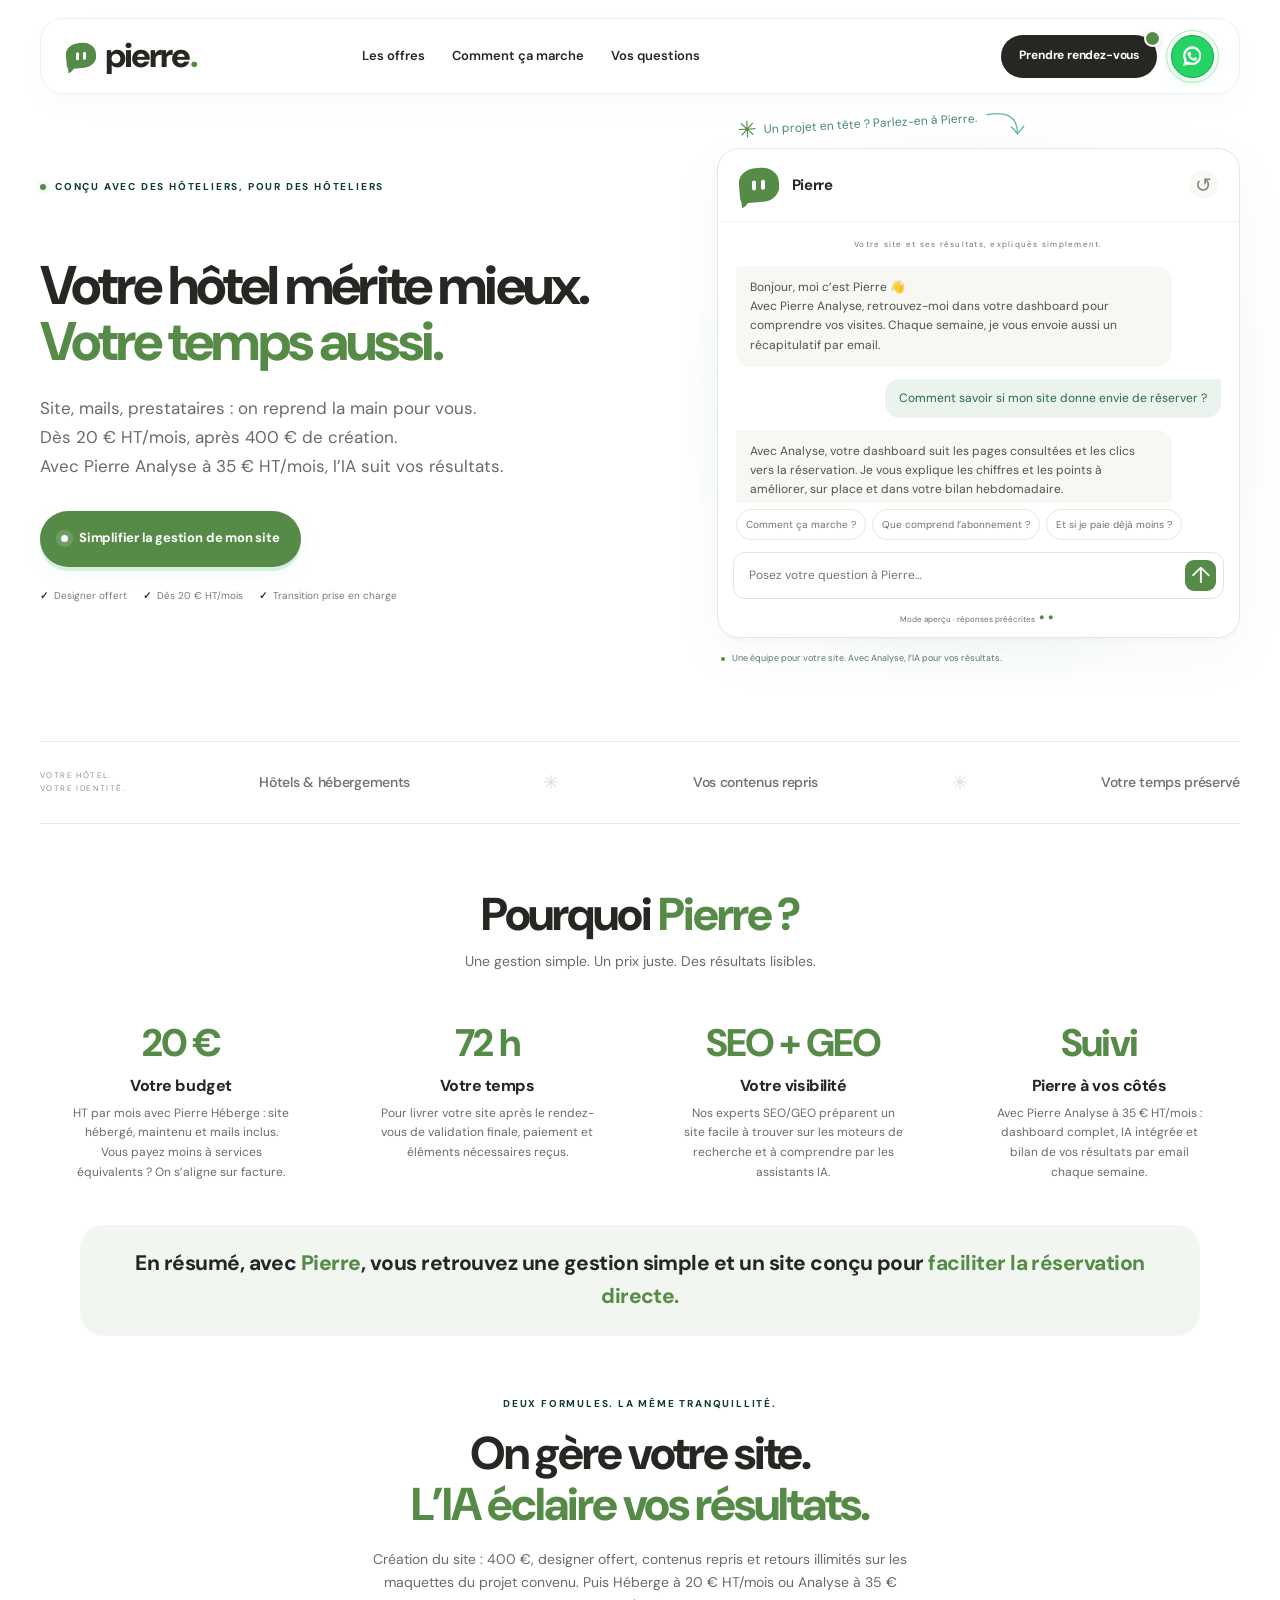
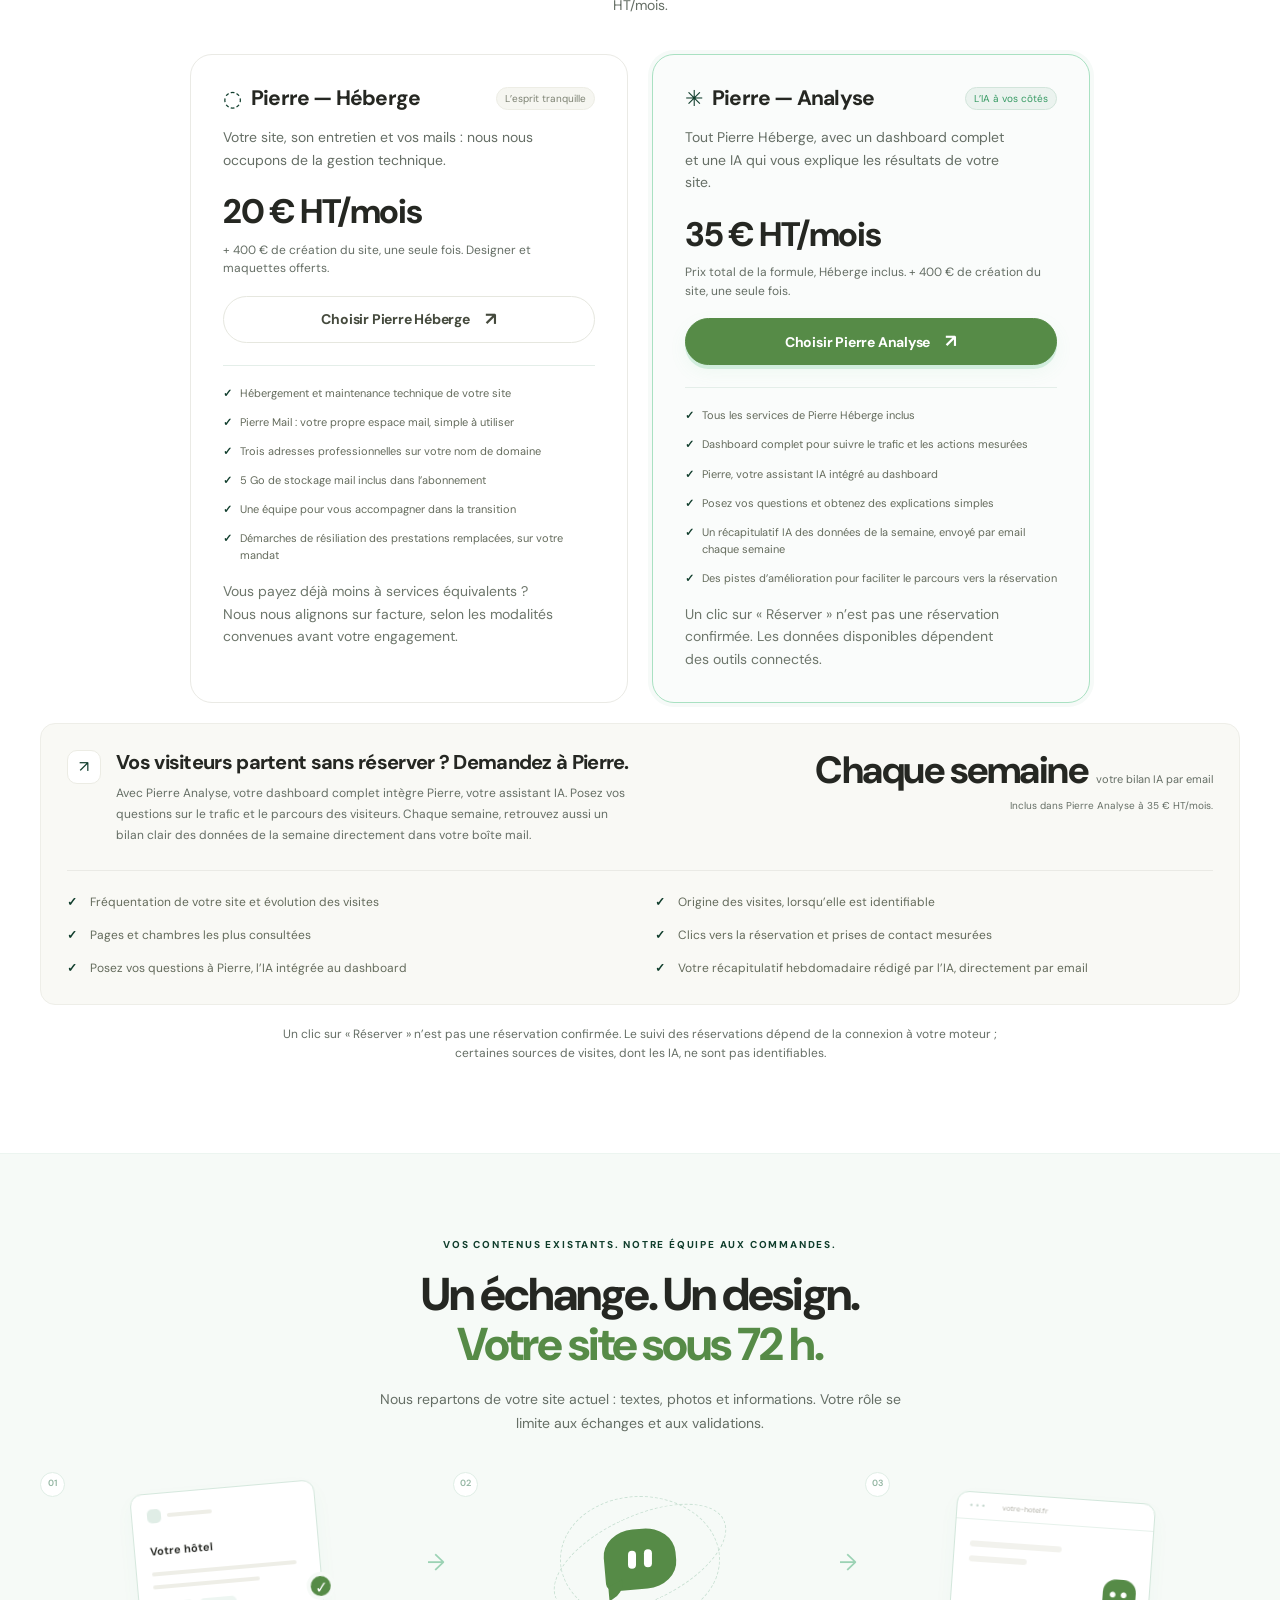
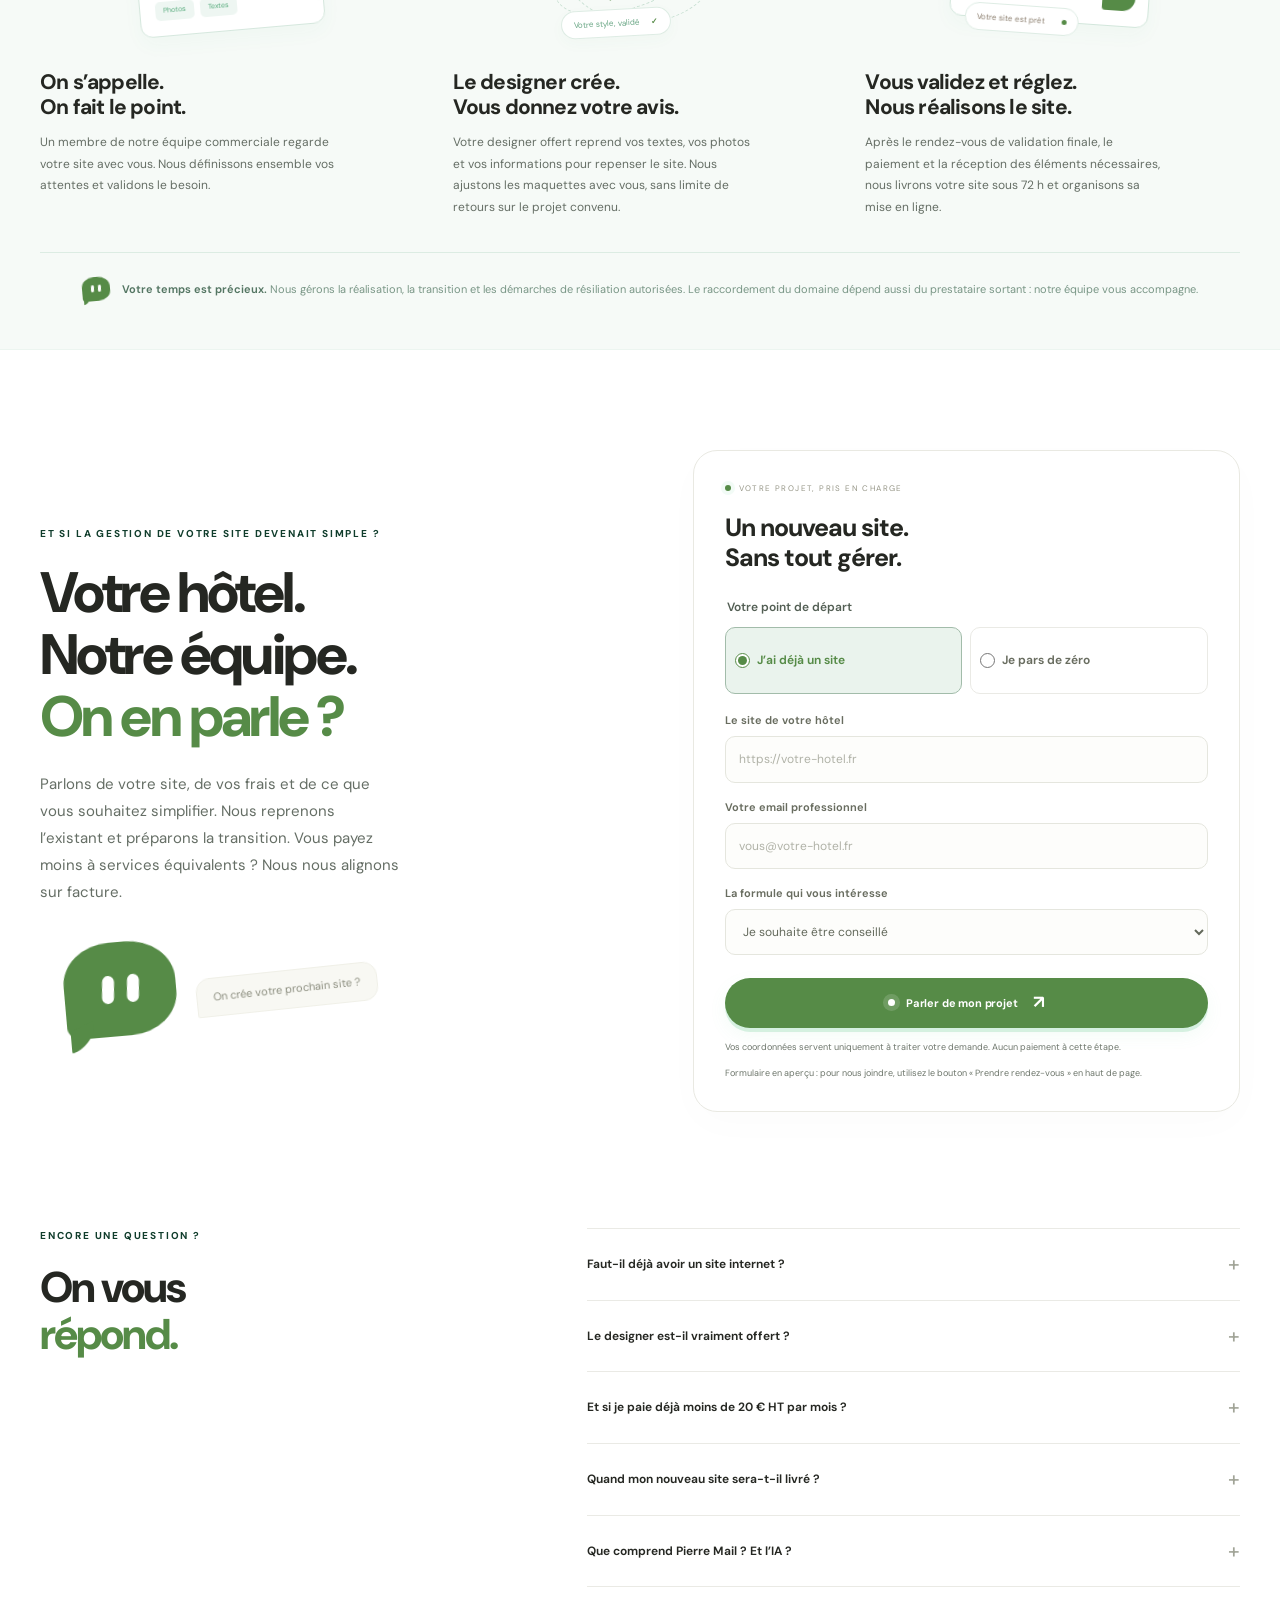
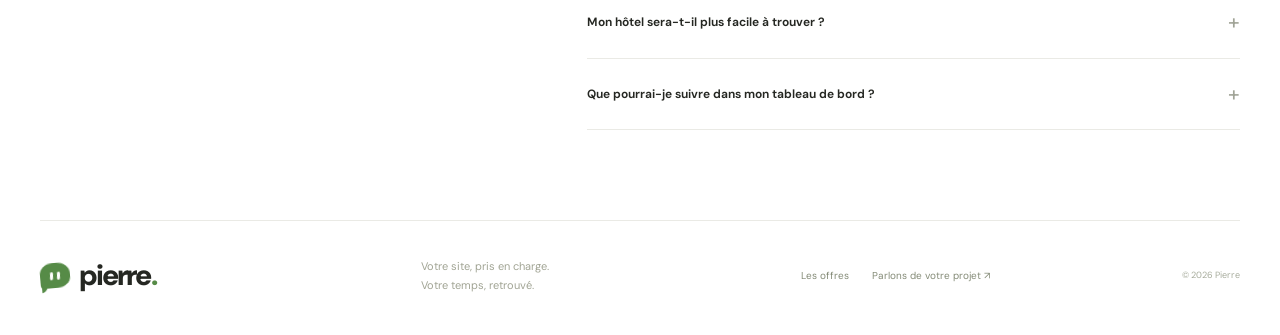
<file: index-v4.html>
<!DOCTYPE html>

<html lang="fr">
<head>
<meta charset="utf-8"/>
<meta content="width=device-width, initial-scale=1" name="viewport"/>
<title>Pierre — Hébergez à 20 €, analysez avec l’IA à 35 € HT/mois.</title>
<meta content="Pierre Héberge à 20 € HT/mois : hébergement, maintenance et mails. Pierre Analyse à 35 € HT/mois : Héberge + dashboard complet, IA et bilan hebdomadaire par email. Création du site : 400 €, designer offert." name="description"/>
<meta content="#174c38" name="theme-color"/>
<meta content="index,follow,max-image-preview:large" name="robots"/>
<!-- Contenu révisé ; vérifier les modalités commerciales avant publication. -->
<link href="https://pierre-ai.fr/" rel="canonical"/>
<meta content="website" property="og:type"/>
<meta content="fr_FR" property="og:locale"/>
<meta content="Votre hôtel mérite mieux. Votre temps aussi." property="og:title"/>
<meta content="Une équipe pour votre site, votre hébergement et vos mails. Designer offert, contenus repris et tableau de bord avec Pierre pour comprendre votre trafic." property="og:description"/>
<meta content="https://pierre-ai.fr/" property="og:url"/>
<meta content="https://pierre-ai.fr/og-image.svg" property="og:image"/>
<meta content="summary_large_image" name="twitter:card"/>
<link href="icon.svg" rel="icon" type="image/svg+xml"/>
<link href="https://fonts.googleapis.com" rel="preconnect"/>
<link crossorigin="" href="https://fonts.gstatic.com" rel="preconnect"/>
<link href="https://fonts.googleapis.com/css2?family=DM+Sans:wght@400;450;500;550;600;650;700;750;800;850;900&amp;display=swap" rel="stylesheet"/>
<link href="styles.css" rel="stylesheet"/>
<script type="application/ld+json">{"@context": "https://schema.org", "@graph": [{"@type": "Organization", "@id": "https://pierre-ai.fr/#org", "name": "Pierre", "url": "https://pierre-ai.fr/"}, {"@type": "WebSite", "name": "Pierre", "url": "https://pierre-ai.fr/", "inLanguage": "fr"}]}</script>
</head>
<body>
<a class="skip-link" href="#contenu">Aller au contenu</a>
<header class="header">
<nav aria-label="Navigation principale" class="nav wrap">
<a aria-label="Pierre, accueil" class="logo" href="#accueil">
<span aria-hidden="true" class="mascot small">
<i></i>
<i></i>
</span>
    pierre<span class="logo-dot">.</span>
</a>
<div class="nav-links" id="nav-links">
<a href="#offres">Les offres</a>
<a href="#methode">Comment ça marche</a>
<a href="#faq">Vos questions</a>
</div>
<div class="nav-contact-actions">
<a class="button nav-cta appointment-button" href="https://calendly.com/enzo-giardina-edu/30min" rel="noopener noreferrer" target="_blank">
<span aria-hidden="true" class="appointment-notification"></span>
  Prendre rendez-vous

</a>
<a aria-label="Contacter l’équipe Pierre sur WhatsApp" class="whatsapp-button" href="https://wa.me/33763126175?text=Bonjour%2C%20je%20souhaite%20en%20savoir%20plus%20sur%20Pierre." rel="noopener noreferrer" target="_blank">
<svg aria-hidden="true" class="whatsapp-icon" focusable="false" viewbox="0 0 32 32">
<path d="M16 3A12 12 0 0 0 5.7 21.15L3.9 28.1l7.09-1.85A12 12 0 1 0 16 3Zm0 3a9 9 0 1 1-4.63 16.72l-.55-.33-2.83.74.72-2.79-.36-.58A9 9 0 0 1 16 6Z" fill="currentColor" fill-rule="evenodd"></path>
<path d="m11.5 10.1 1.1-.1c.3 0 .5.1.7.5l1 2.3c.1.3.1.5-.1.8l-.8 1c-.2.2-.2.4 0 .7.8 1.4 1.8 2.4 3.3 3.1.3.2.5.2.7-.1l1-1.2c.2-.3.4-.3.7-.2l2.2 1.1c.4.2.5.3.5.6 0 1.6-1.2 2.8-2.6 2.8-1.8 0-4.5-1.2-6.4-3-1.8-1.7-3.2-4-3.2-5.8 0-1.1.7-2.2 1.9-2.5Z" fill="currentColor"></path>
</svg>
</a>
</div>
<button aria-controls="nav-links" aria-expanded="false" aria-label="Ouvrir le menu" class="menu-toggle" type="button">
<span></span>
<span></span>
</button>
</nav>
</header>
<main id="contenu">
<section class="hero wrap" id="accueil">
<div class="hero-copy">
<p class="eyebrow"><span class="status-dot"></span> CONÇU AVEC DES HÔTELIERS, POUR DES HÔTELIERS</p>
<h1><br/>Votre hôtel mérite mieux.<br/><span>Votre temps aussi.</span></h1>
<p class="hero-description">Site, mails, prestataires : on reprend la main pour vous.<br/>Dès 20 € HT/mois, après 400 € de création. <br class="desktop-break"/> Avec Pierre Analyse à 35 € HT/mois, l’IA suit vos résultats.</p>
<a class="button primary hero-cta" href="#demande"><span class="button-dot"></span>Simplifier la gestion de mon site</a>
<div class="hero-facts"><span><b>✓</b> Designer offert</span><span><b>✓</b> Dès 20 € HT/mois</span><span><b>✓</b> Transition prise en charge</span></div>
</div>
<div class="hero-demo">
<div class="demo-caption"><span aria-hidden="true" class="little-spark">✳</span> Un projet en tête ? Parlez-en à Pierre. <svg aria-hidden="true" viewbox="0 0 50 35"><path d="M2 5Q38 0 37 28M30 20l7 9 8-9"></path></svg></div>
<div class="chat" id="chat">
<div class="chat-header"><span aria-hidden="true" class="mascot"><i></i><i></i></span><div><strong>Pierre</strong></div><button aria-label="Recommencer la conversation" class="icon-button" id="reset-chat" title="Recommencer la conversation" type="button">↺</button></div>
<div aria-label="Conversation avec Pierre" aria-live="polite" aria-relevant="additions" class="chat-messages" id="messages" role="log"><p class="chat-context">Votre site et ses résultats, expliqués simplement.</p>
<div class="message bot"><p>Bonjour, moi c’est Pierre 👋<br/>Avec Pierre Analyse, retrouvez-moi dans votre dashboard pour comprendre vos visites. Chaque semaine, je vous envoie aussi un récapitulatif par email.</p></div>
<div class="message visitor"><p>Comment savoir si mon site donne envie de réserver ?</p></div>
<div class="message bot initial-answer"><p>Avec Analyse, votre dashboard suit les pages consultées et les clics vers la réservation. Je vous explique les chiffres et les points à améliorer, sur place et dans votre bilan hebdomadaire.</p></div></div>
<div aria-label="Suggestions de questions" class="suggestions"><button data-question="Comment ça marche ?" type="button">Comment ça marche ?</button><button data-question="Que comprend l’abonnement ?" type="button">Que comprend l’abonnement ?</button><button data-question="Et si je paie déjà moins ?" type="button">Et si je paie déjà moins ?</button></div>
<form class="chat-form" id="chat-form"><label class="sr-only" for="chat-input">Votre question à Pierre</label><input autocomplete="off" id="chat-input" maxlength="600" placeholder="Posez votre question à Pierre…" required=""/><button aria-label="Envoyer ma question" type="submit">↑</button></form>
<div class="chat-footer"><span id="chat-mode">Mode aperçu · réponses préécrites</span> <span aria-hidden="true" class="mini-eyes">••</span></div>
</div>
<div class="demo-under"><span class="status-dot"></span> Une équipe pour votre site. Avec Analyse, l’IA pour vos résultats.</div>
</div>
</section>
<div class="audience wrap"><span>VOTRE HÔTEL.<br/>VOTRE IDENTITÉ.</span><div>Hôtels & hébergements</div><i>✳</i><div>Vos contenus repris</div><i>✳</i><div>Votre temps préservé</div></div>
<section class="why-pierre wrap" id="pourquoi-pierre">
  <div class="why-heading reveal">
    <h2>Pourquoi <span>Pierre ?</span></h2>
    <p>Une gestion simple. Un prix juste. Des résultats lisibles.</p>
  </div>
  <div class="why-stats reveal">
    <div class="why-stat">
      <strong>20 €</strong>
      <h3>Votre budget</h3>
      <p><p>HT par mois avec Pierre Héberge : site hébergé, maintenu et mails inclus. Vous payez moins à services équivalents ? On s’aligne sur facture.</p>
    </div>
    <div class="why-stat">
      <strong>72 h</strong>
      <h3>Votre temps</h3>
      <p><p>Pour livrer votre site après le rendez-vous de validation finale, paiement et éléments nécessaires reçus.</p></p>
    </div>
    <div class="why-stat">
      <strong>SEO + GEO</strong>
      <h3>Votre visibilité</h3>
      <p>Nos experts SEO/GEO préparent un site facile à trouver sur les moteurs de recherche et à comprendre par les assistants IA.</p>
    </div>
    <div class="why-stat">
      <strong>Suivi</strong>
      <h3>Pierre à vos côtés</h3>
      <p>Avec Pierre Analyse à 35 € HT/mois : dashboard complet, IA intégrée et bilan de vos résultats par email chaque semaine.</p>
    </div>
  </div>
  <div class="why-conclusion reveal" style="background:#f1f7f0;border-radius:24px;padding:22px 28px;margin:42px auto 0;max-width:1120px;text-align:center;">
    <p style="color:#252722;font-size:clamp(15px,2vw,21px);font-weight:750;line-height:1.6;letter-spacing:-.025em;">
      En résumé, avec <span style="color:var(--forest);font-weight:850;">Pierre</span>, vous retrouvez une gestion simple et un site conçu pour <span style="color:var(--forest);">faciliter la réservation directe.</span>
    </p>
  </div>
</section>
<section class="section offers wrap" id="offres">
<div class="section-heading reveal"><p class="eyebrow">DEUX FORMULES. LA MÊME TRANQUILLITÉ.</p><h2>On gère votre site.<br/><span>L’IA éclaire vos résultats.</span></h2><p>Création du site : 400 €, designer offert, contenus repris et retours illimités sur les maquettes du projet convenu. Puis Héberge à 20 € HT/mois ou Analyse à 35 € HT/mois.</p></div>
<div class="pricing-grid pierre-pricing">
<article class="price-card reveal">
<div class="plan-top"><span aria-hidden="true" class="plan-symbol">◌</span><h3>Pierre — Héberge</h3><span class="plan-tag">L’esprit tranquille</span></div>
<p>Votre site, son entretien et vos mails : nous nous occupons de la gestion technique.</p>
<div class="price"><strong>20 € HT/mois</strong></div>
<div class="season-detail">+ 400 € de création du site, une seule fois. Designer et maquettes offerts.</div>
<a class="button plan-button" data-plan="heberge" href="#demande">Choisir Pierre Héberge <span aria-hidden="true">↗</span></a>
<ul>
<li>Hébergement et maintenance technique de votre site</li>
<li>Pierre Mail : votre propre espace mail, simple à utiliser</li>
<li>Trois adresses professionnelles sur votre nom de domaine</li>
<li>5 Go de stockage mail inclus dans l’abonnement</li>
<li>Une équipe pour vous accompagner dans la transition</li>
<li>Démarches de résiliation des prestations remplacées, sur votre mandat</li>
</ul>
<p class="form-note">Vous payez déjà moins à services équivalents ? Nous nous alignons sur facture, selon les modalités convenues avant votre engagement.</p>
</article>
<article class="price-card featured reveal">
<div class="plan-top"><span aria-hidden="true" class="plan-symbol">✳</span><h3>Pierre — Analyse</h3><span class="plan-tag">L’IA à vos côtés</span></div>
<p>Tout Pierre Héberge, avec un dashboard complet et une IA qui vous explique les résultats de votre site.</p>
<div class="price"><strong>35 € HT/mois</strong></div>
<div class="season-detail">Prix total de la formule, Héberge inclus. + 400 € de création du site, une seule fois.</div>
<a class="button primary plan-button" data-plan="analyse" href="#demande">Choisir Pierre Analyse <span aria-hidden="true">↗</span></a>
<ul>
<li>Tous les services de Pierre Héberge inclus</li>
<li>Dashboard complet pour suivre le trafic et les actions mesurées</li>
<li>Pierre, votre assistant IA intégré au dashboard</li>
<li>Posez vos questions et obtenez des explications simples</li>
<li>Un récapitulatif IA des données de la semaine, envoyé par email chaque semaine</li>
<li>Des pistes d’amélioration pour faciliter le parcours vers la réservation</li>
</ul>
<p class="form-note">Un clic sur « Réserver » n’est pas une réservation confirmée. Les données disponibles dépendent des outils connectés.</p>
</article>
</div>
<div class="setup-strip setup-strip--detailed reveal"><div class="setup-strip__intro"><span aria-hidden="true" class="setup-icon">↗</span><div class="setup-strip__copy"><h3>Vos visiteurs partent sans réserver ? Demandez à Pierre.</h3><p>Avec Pierre Analyse, votre dashboard complet intègre Pierre, votre assistant IA. Posez vos questions sur le trafic et le parcours des visiteurs. Chaque semaine, retrouvez aussi un bilan clair des données de la semaine directement dans votre boîte mail.</p></div></div><div class="setup-strip__price"><p><strong>Chaque semaine</strong><span>votre bilan IA par email</span></p><span class="setup-strip__once">Inclus dans Pierre Analyse à 35 € HT/mois.</span></div><ul class="setup-strip__services" role="list"><li><span aria-hidden="true" class="setup-strip__check">✓</span><span>Fréquentation de votre site et évolution des visites</span></li><li><span aria-hidden="true" class="setup-strip__check">✓</span><span>Origine des visites, lorsqu’elle est identifiable</span></li><li><span aria-hidden="true" class="setup-strip__check">✓</span><span>Pages et chambres les plus consultées</span></li><li><span aria-hidden="true" class="setup-strip__check">✓</span><span>Clics vers la réservation et prises de contact mesurées</span></li><li><span aria-hidden="true" class="setup-strip__check">✓</span><span>Posez vos questions à Pierre, l’IA intégrée au dashboard</span></li><li><span aria-hidden="true" class="setup-strip__check">✓</span><span>Votre récapitulatif hebdomadaire rédigé par l’IA, directement par email</span></li></ul></div><p class="launch-note">Un clic sur « Réserver » n’est pas une réservation confirmée. Le suivi des réservations dépend de la connexion à votre moteur ; certaines sources de visites, dont les IA, ne sont pas identifiables.</p></section>
<section class="method-section" id="methode"><div class="wrap">
<div class="section-heading reveal"><p class="eyebrow">VOS CONTENUS EXISTANTS. NOTRE ÉQUIPE AUX COMMANDES.</p><h2>Un échange. Un design.<br/><span>Votre site sous 72 h.</span></h2><p>Nous repartons de votre site actuel : textes, photos et informations. Votre rôle se limite aux échanges et aux validations.</p></div>
<div class="process">
<article class="process-step reveal"><div class="step-art"><span class="step-label">01</span><div class="document-art"><div class="doc-top"><span></span><i></i></div><b>Votre hôtel</b><i class="doc-line"></i><i class="doc-line short"></i><div class="doc-tags"><span>Photos</span><span>Textes</span></div><span class="doc-check">✓</span></div></div><h3>On s’appelle.<br/>On fait le point.</h3><p>Un membre de notre équipe commerciale regarde votre site avec vous. Nous définissons ensemble vos attentes et validons le besoin.</p></article>
<article class="process-step reveal"><div class="step-art"><span class="step-label">02</span><div class="training-art"><span class="orbit-one"></span><span class="orbit-two"></span><span aria-hidden="true" class="mascot large"><i></i><i></i></span><span class="training-chip">Votre style, validé <b>✓</b></span></div></div><h3>Le designer crée.<br/>Vous donnez votre avis.</h3><p>Votre designer offert reprend vos textes, vos photos et vos informations pour repenser le site. Nous ajustons les maquettes avec vous, sans limite de retours sur le projet convenu.</p></article>
<article class="process-step reveal"><div class="step-art"><span class="step-label">03</span><div class="site-art"><div class="site-bar">••• <span>votre-hotel.fr</span></div><div class="site-lines"><i></i><i></i></div><span class="site-bubble"><span class="mini-eyes">••</span></span><span class="site-online">Votre site est prêt <i></i></span></div></div><h3>Vous validez et réglez.<br/>Nous réalisons le site.</h3><p>Après le rendez-vous de validation finale, le paiement et la réception des éléments nécessaires, nous livrons votre site sous 72 h et organisons sa mise en ligne.</p></article>
</div>
<div class="human-note reveal"><span aria-hidden="true" class="mascot tiny"><i></i><i></i></span><p><strong>Votre temps est précieux.</strong> Nous gérons la réalisation, la transition et les démarches de résiliation autorisées. Le raccordement du domaine dépend aussi du prestataire sortant : notre équipe vous accompagne.</p></div>
</div></section>
<section class="request-section wrap" id="demande"><div class="request-copy reveal"><p class="eyebrow">ET SI LA GESTION DE VOTRE SITE DEVENAIT SIMPLE ?</p><h2>Votre hôtel.<br/>Notre équipe.<br/><span>On en parle ?</span></h2><p>Parlons de votre site, de vos frais et de ce que vous souhaitez simplifier. Nous reprenons l’existant et préparons la transition. Vous payez moins à services équivalents ? Nous nous alignons sur facture.</p><div class="request-mascot"><span aria-hidden="true" class="mascot giant"><i></i><i></i></span><span class="speech-note">On crée votre prochain site ?</span></div></div>
<div class="request-card reveal"><div class="form-heading"><span class="status-dot"></span> VOTRE PROJET, PRIS EN CHARGE</div><h3>Un nouveau site.<br/>Sans tout gérer.</h3><form id="request-form"><fieldset class="project-origin"><legend>Votre point de départ</legend><div class="origin-options"><label><input checked="" name="origin" type="radio" value="existing"/> J’ai déjà un site</label><label><input name="origin" type="radio" value="new"/> Je pars de zéro</label></div></fieldset><div id="website-field"><label for="site-url">Le site de votre hôtel</label><input id="site-url" maxlength="500" name="website" placeholder="https://votre-hotel.fr" required="" type="url"/></div><p class="new-project-note" hidden="" id="new-project-note">Nous ferons le point ensemble sur vos contenus et les informations nécessaires à la création de votre site.</p><label for="contact-email">Votre email professionnel</label><input id="contact-email" maxlength="254" name="email" placeholder="vous@votre-hotel.fr" required="" type="email"/><label for="plan-choice">La formule qui vous intéresse</label><select id="plan-choice" name="plan"><option value="indecis">Je souhaite être conseillé</option><option value="heberge">Pierre Héberge — 20 € HT/mois</option><option value="analyse">Pierre Analyse — 35 € HT/mois, Héberge inclus</option></select><div aria-hidden="true" class="honeypot"><label for="company-fax">Fax</label><input autocomplete="off" id="company-fax" name="fax" tabindex="-1"/></div><button class="button primary request-submit" type="submit"><span class="button-dot"></span>Parler de mon projet <span aria-hidden="true">↗</span></button><p class="form-note">Vos coordonnées servent uniquement à traiter votre demande. Aucun paiement à cette étape.</p><p class="form-note" id="demo-mode">Formulaire en aperçu : pour nous joindre, utilisez le bouton « Prendre rendez-vous » en haut de page.</p><p aria-live="polite" class="form-status" id="form-status" role="status"></p></form></div></section>
<section class="faq-section wrap" id="faq"><div class="reveal"><p class="eyebrow">ENCORE UNE QUESTION ?</p><h2>On vous<br/><span>répond.</span></h2></div><div class="faq-list reveal"><details><summary>Faut-il déjà avoir un site internet ? <span>+</span></summary><p>Nous pouvons refaire votre site existant ou créer celui de votre hôtel. Si vous avez déjà un site, nous reprenons les textes, les photos et les informations utiles que vous êtes autorisé à utiliser. Vous n’avez pas à tout préparer à nouveau.</p></details><details><summary>Le designer est-il vraiment offert ? <span>+</span></summary><p>Oui. Pour la refonte à 400 €, nous vous offrons l’accompagnement du designer et la préparation des maquettes. Il s’appuie sur votre site actuel. Les allers-retours sur les maquettes du projet convenu sont illimités avant leur validation finale.</p></details><details><summary>Et si je paie déjà moins de 20 € HT par mois ? <span>+</span></summary><p>Présentez-nous votre facture actuelle : si vous payez moins à services équivalents, nous nous alignons sur ce tarif. Les prestations comparées et les modalités d’alignement sont précisées avant votre engagement.</p></details><details><summary>Quand mon nouveau site sera-t-il livré ? <span>+</span></summary><p>Sous 72 heures après le rendez-vous de validation finale, une fois les maquettes validées, le paiement effectué et les éléments nécessaires reçus. La bascule du nom de domaine peut nécessiter un délai supplémentaire selon votre prestataire actuel.</p></details><details><summary>Que comprend Pierre Mail ? Et l’IA ? <span>+</span></summary><p>Votre propre espace mail, simple à utiliser, trois adresses professionnelles liées à votre domaine et 5 Go de stockage mail inclus. Des fonctions IA sont prévues pour faciliter la gestion de vos messages ; elles ne sont pas encore disponibles et aucune date n’est annoncée. Nous coordonnons aussi les résiliations des prestations remplacées, avec votre autorisation et selon vos contrats.</p></details><details><summary>Mon hôtel sera-t-il plus facile à trouver ? <span>+</span></summary><p>Nos sites sont conçus avec des experts SEO/GEO pour présenter clairement votre hôtel aux moteurs de recherche et aux assistants IA. Le designer prépare un parcours fluide pour vos visiteurs. Nous ne garantissons ni position sur Google, ni recommandation par une IA, ni volume de réservations.</p></details><details><summary>Que pourrai-je suivre dans mon tableau de bord ? <span>+</span></summary><p>Le dashboard complet et Pierre, l’assistant IA intégré, font partie de Pierre Analyse à 35 € HT/mois, qui inclut tous les services de Pierre Héberge. Suivez vos visites, les pages consultées, les sources identifiables et les clics vers la réservation. Posez vos questions à Pierre et recevez chaque semaine, directement dans votre boîte mail, un récapitulatif IA des données de la semaine et des pistes d’amélioration. Les réservations confirmées et leur taux de conversion ne sont mesurables que si le moteur transmet ces données. Certaines sources, notamment les IA, peuvent ne pas être identifiables.</p></details></div></section>
</main>
<footer class="footer wrap"><a aria-label="Pierre, accueil" class="logo" href="#accueil"><span aria-hidden="true" class="mascot small"><i></i><i></i></span>pierre<span class="logo-dot">.</span></a><p>Votre site, pris en charge.<br/>Votre temps, retrouvé.</p><div><a href="#offres">Les offres</a><a href="#demande">Parlons de votre projet ↗</a></div><small>© 2026 Pierre</small></footer>



<script src="config.js"></script><script src="script.js"></script></body>
</html>
</file>
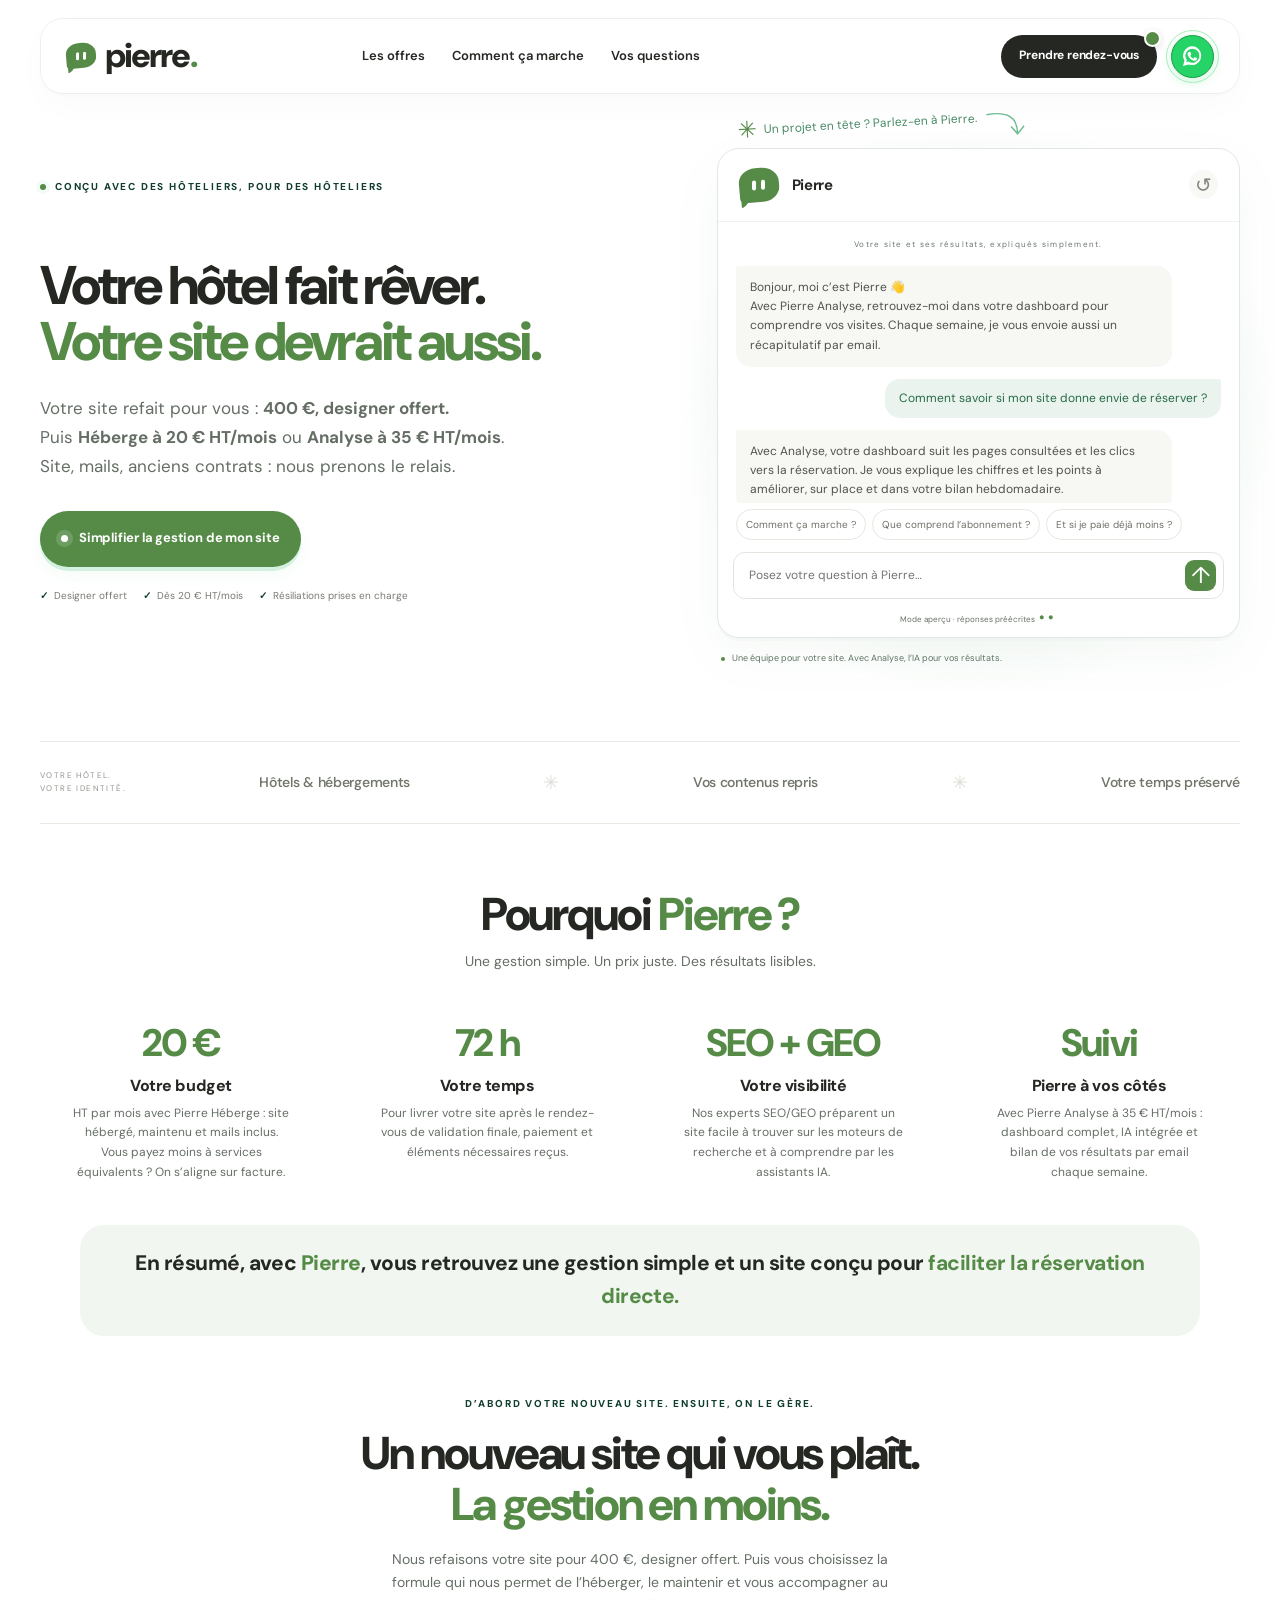
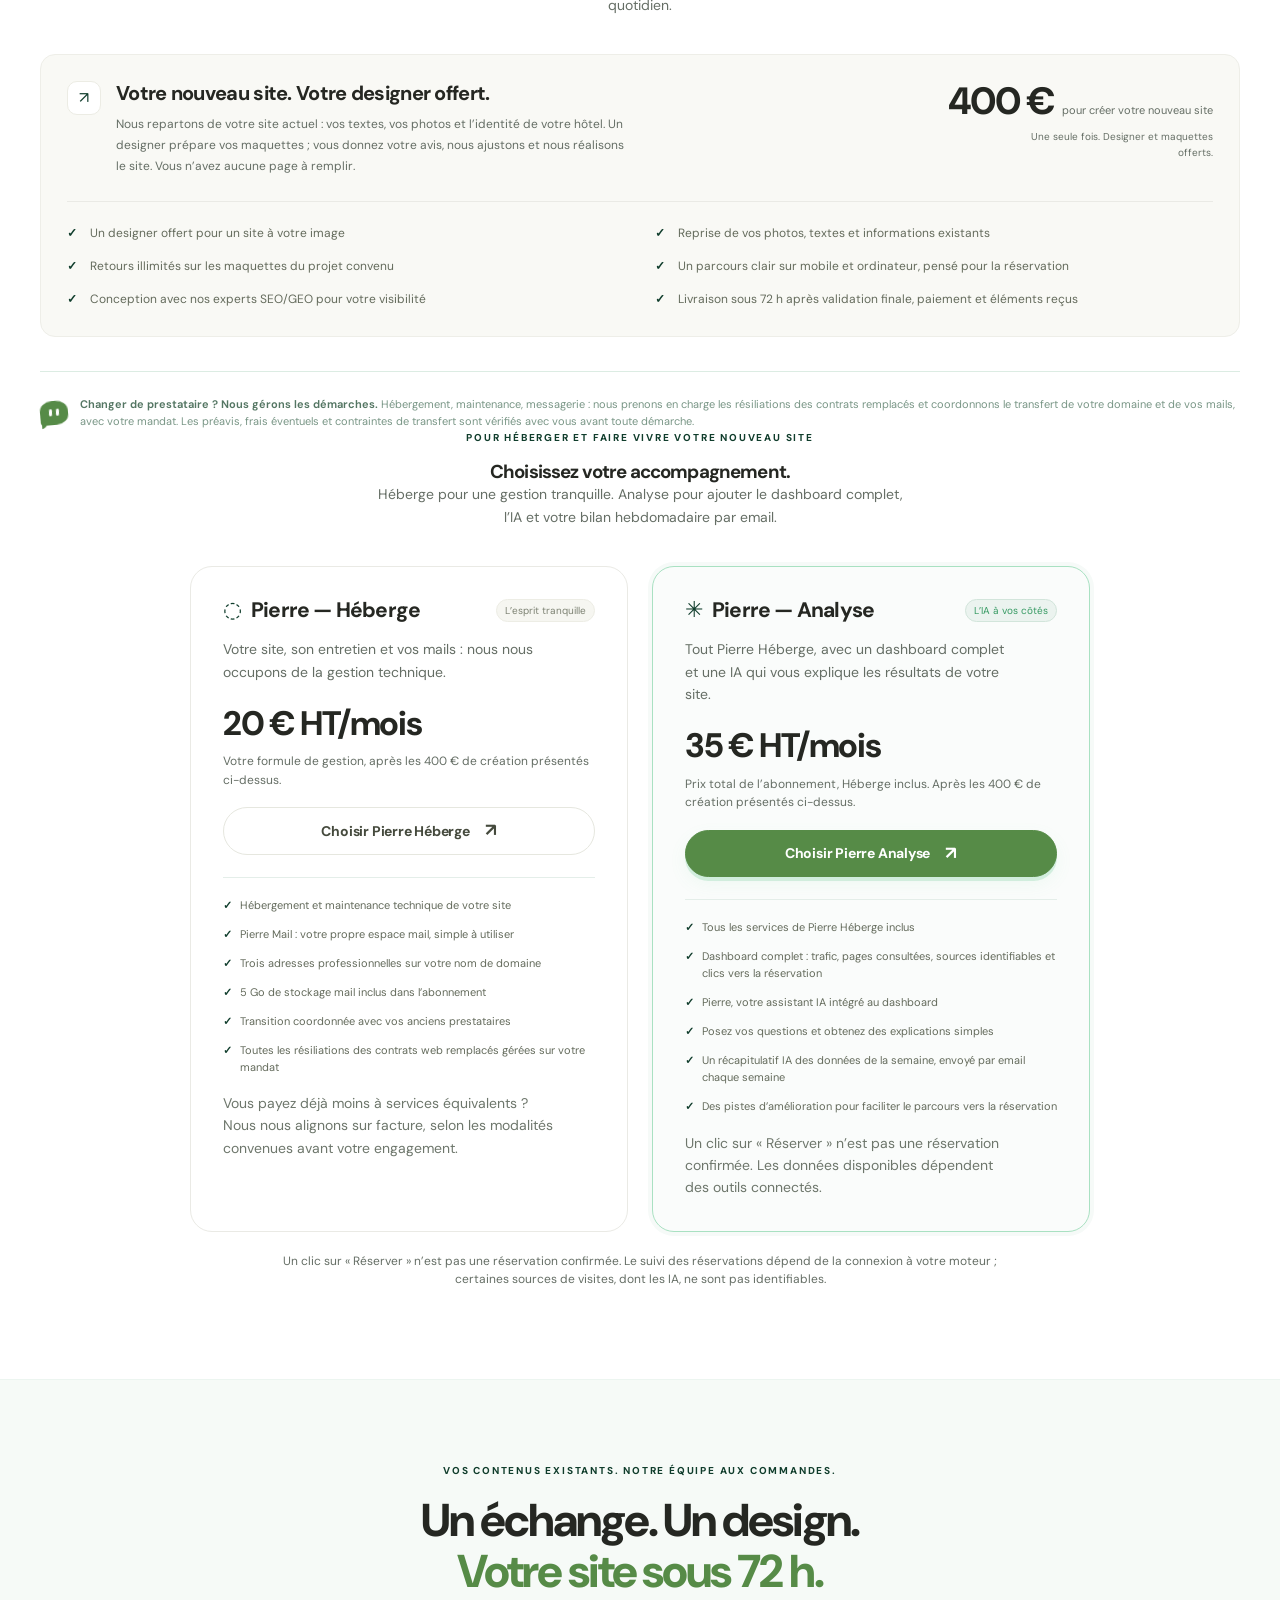
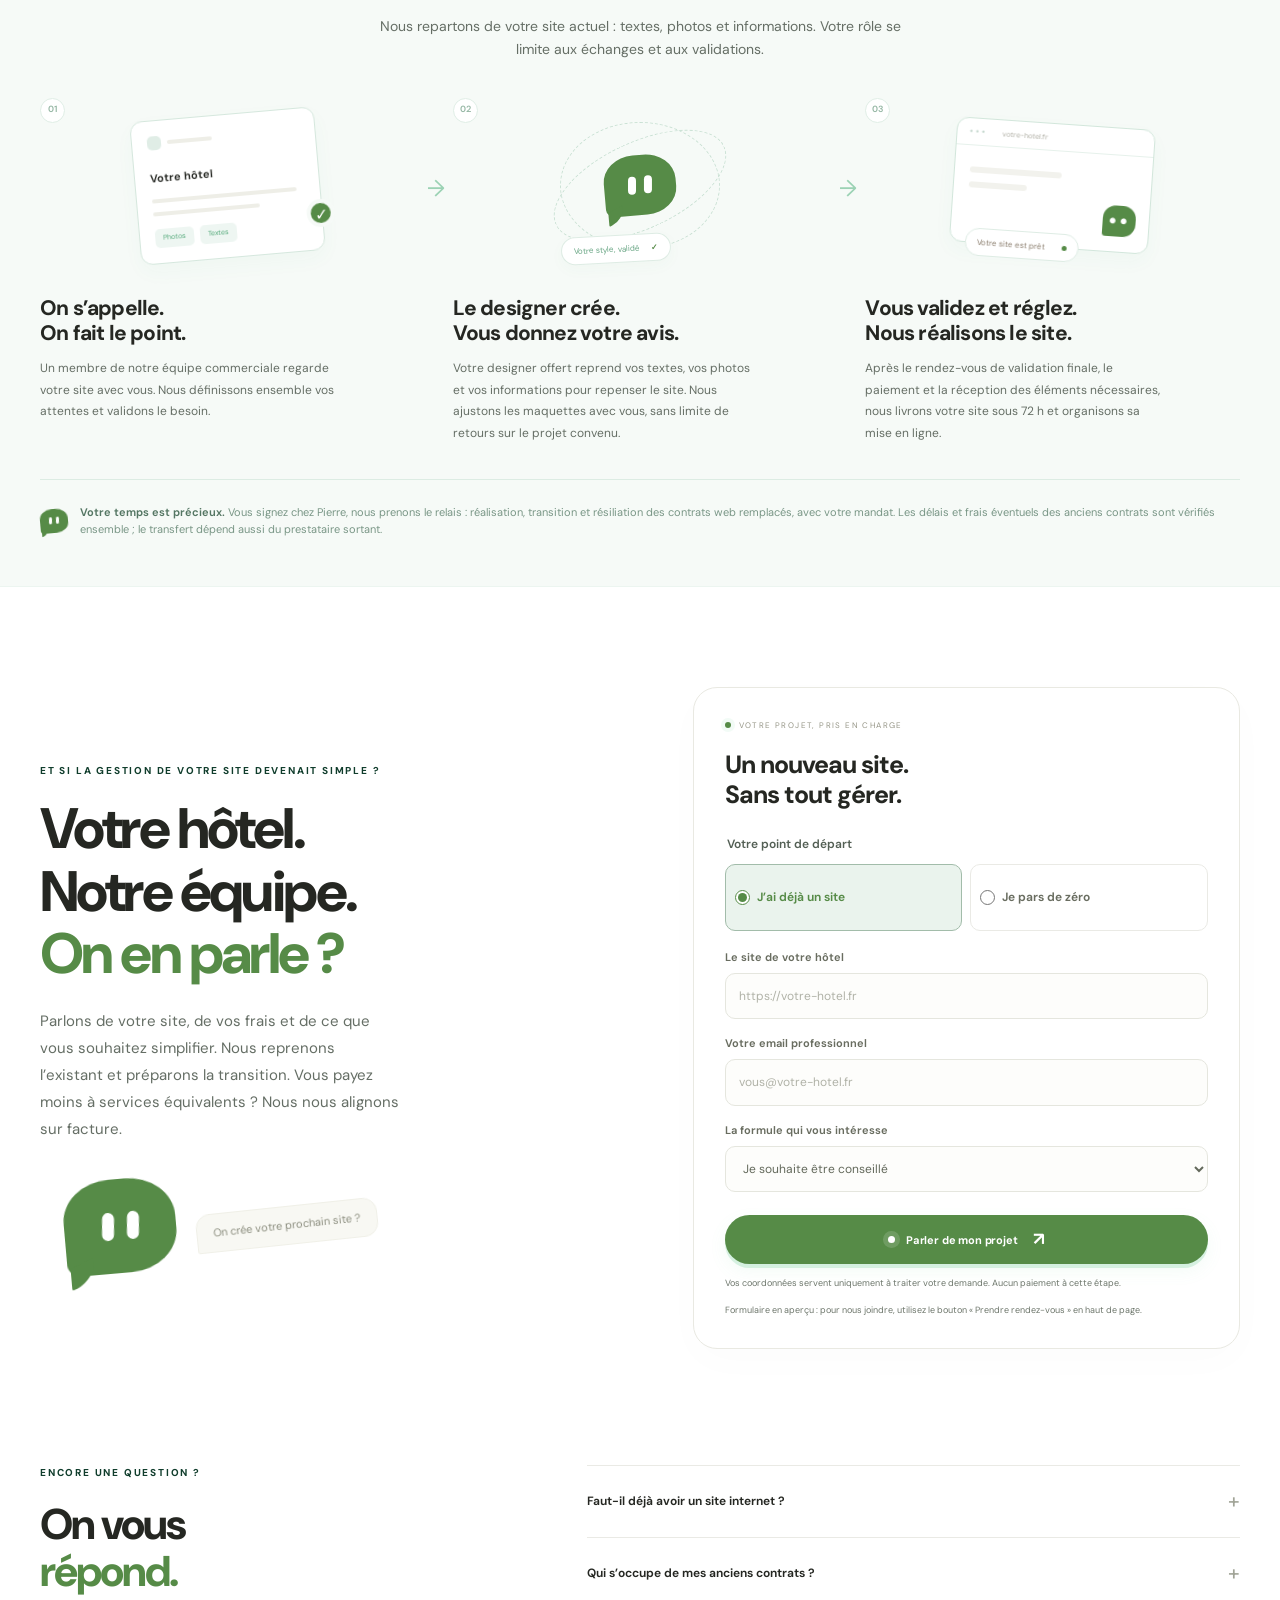
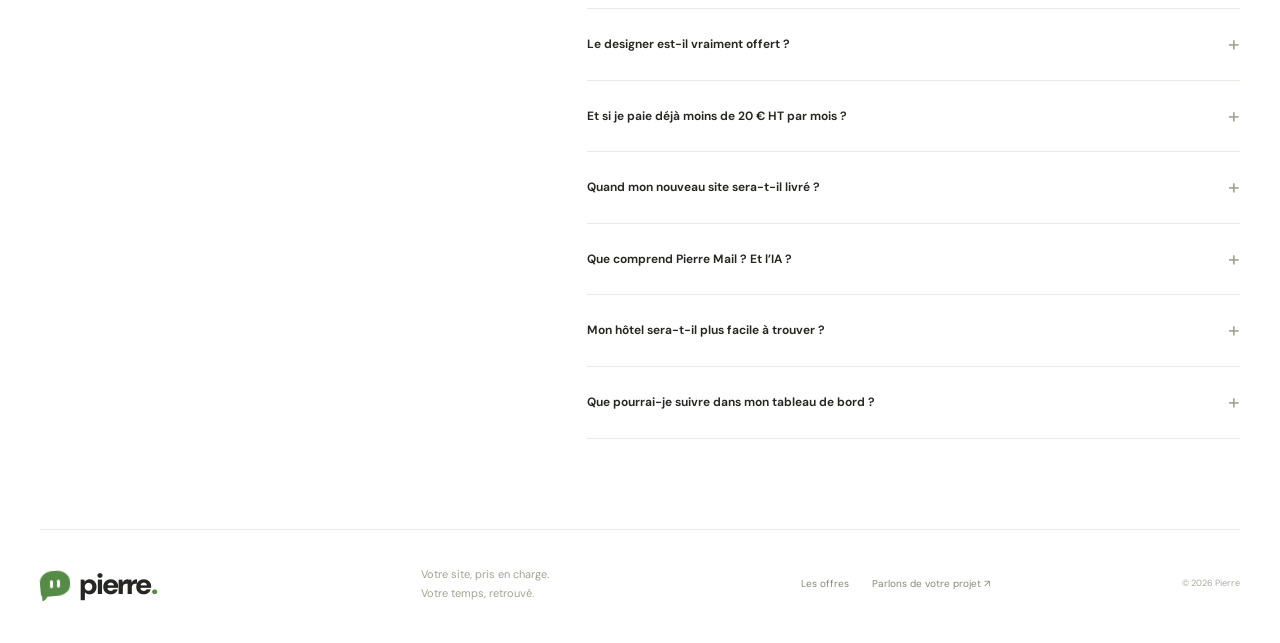
<file: index-v6.html>
<!DOCTYPE html>

<html lang="fr">
<head>
<meta charset="utf-8"/>
<meta content="width=device-width, initial-scale=1" name="viewport"/>
<title>Pierre — Hébergez à 20 €, analysez avec l’IA à 35 € HT/mois.</title>
<meta content="Pierre Héberge à 20 € HT/mois : hébergement, maintenance et mails. Pierre Analyse à 35 € HT/mois : Héberge + dashboard complet, IA et bilan hebdomadaire par email. Création du site : 400 €, designer offert." name="description"/>
<meta content="#174c38" name="theme-color"/>
<meta content="index,follow,max-image-preview:large" name="robots"/>
<!-- Contenu révisé ; vérifier les modalités commerciales avant publication. -->
<link href="https://pierre-ai.fr/" rel="canonical"/>
<meta content="website" property="og:type"/>
<meta content="fr_FR" property="og:locale"/>
<meta content="Votre hôtel fait rêver. Votre site devrait aussi." property="og:title"/>
<meta content="Une équipe pour votre site, votre hébergement et vos mails. Designer offert, contenus repris et tableau de bord avec Pierre pour comprendre votre trafic." property="og:description"/>
<meta content="https://pierre-ai.fr/" property="og:url"/>
<meta content="https://pierre-ai.fr/og-image.svg" property="og:image"/>
<meta content="summary_large_image" name="twitter:card"/>
<link href="icon.svg" rel="icon" type="image/svg+xml"/>
<link href="https://fonts.googleapis.com" rel="preconnect"/>
<link crossorigin="" href="https://fonts.gstatic.com" rel="preconnect"/>
<link href="https://fonts.googleapis.com/css2?family=DM+Sans:wght@400;450;500;550;600;650;700;750;800;850;900&amp;display=swap" rel="stylesheet"/>
<link href="styles.css" rel="stylesheet"/>
<script type="application/ld+json">{"@context": "https://schema.org", "@graph": [{"@type": "Organization", "@id": "https://pierre-ai.fr/#org", "name": "Pierre", "url": "https://pierre-ai.fr/"}, {"@type": "WebSite", "name": "Pierre", "url": "https://pierre-ai.fr/", "inLanguage": "fr"}]}</script>
</head>
<body>
<a class="skip-link" href="#contenu">Aller au contenu</a>
<header class="header">
<nav aria-label="Navigation principale" class="nav wrap">
<a aria-label="Pierre, accueil" class="logo" href="#accueil">
<span aria-hidden="true" class="mascot small">
<i></i>
<i></i>
</span>
    pierre<span class="logo-dot">.</span>
</a>
<div class="nav-links" id="nav-links">
<a href="#offres">Les offres</a>
<a href="#methode">Comment ça marche</a>
<a href="#faq">Vos questions</a>
</div>
<div class="nav-contact-actions">
<a class="button nav-cta appointment-button" href="https://calendly.com/enzo-giardina-edu/30min" rel="noopener noreferrer" target="_blank">
<span aria-hidden="true" class="appointment-notification"></span>
  Prendre rendez-vous

</a>
<a aria-label="Contacter l’équipe Pierre sur WhatsApp" class="whatsapp-button" href="https://wa.me/33763126175?text=Bonjour%2C%20je%20souhaite%20en%20savoir%20plus%20sur%20Pierre." rel="noopener noreferrer" target="_blank">
<svg aria-hidden="true" class="whatsapp-icon" focusable="false" viewbox="0 0 32 32">
<path d="M16 3A12 12 0 0 0 5.7 21.15L3.9 28.1l7.09-1.85A12 12 0 1 0 16 3Zm0 3a9 9 0 1 1-4.63 16.72l-.55-.33-2.83.74.72-2.79-.36-.58A9 9 0 0 1 16 6Z" fill="currentColor" fill-rule="evenodd"></path>
<path d="m11.5 10.1 1.1-.1c.3 0 .5.1.7.5l1 2.3c.1.3.1.5-.1.8l-.8 1c-.2.2-.2.4 0 .7.8 1.4 1.8 2.4 3.3 3.1.3.2.5.2.7-.1l1-1.2c.2-.3.4-.3.7-.2l2.2 1.1c.4.2.5.3.5.6 0 1.6-1.2 2.8-2.6 2.8-1.8 0-4.5-1.2-6.4-3-1.8-1.7-3.2-4-3.2-5.8 0-1.1.7-2.2 1.9-2.5Z" fill="currentColor"></path>
</svg>
</a>
</div>
<button aria-controls="nav-links" aria-expanded="false" aria-label="Ouvrir le menu" class="menu-toggle" type="button">
<span></span>
<span></span>
</button>
</nav>
</header>
<main id="contenu">
<section class="hero wrap" id="accueil">
<div class="hero-copy">
<p class="eyebrow"><span class="status-dot"></span> CONÇU AVEC DES HÔTELIERS, POUR DES HÔTELIERS</p>
<h1><br/>Votre hôtel fait rêver.<br/><span>Votre site devrait aussi.</span></h1>
<p class="hero-description">Votre site refait pour vous : <strong>400 €, designer offert.</strong><br/>Puis <strong>Héberge à 20 € HT/mois</strong> ou <strong>Analyse à 35 € HT/mois</strong>. <br class="desktop-break"/> Site, mails, anciens contrats : nous prenons le relais.</p>
<a class="button primary hero-cta" href="#demande"><span class="button-dot"></span>Simplifier la gestion de mon site</a>
<div class="hero-facts"><span><b>✓</b> Designer offert</span><span><b>✓</b> Dès 20 € HT/mois</span><span><b>✓</b> Résiliations prises en charge</span></div>
</div>
<div class="hero-demo">
<div class="demo-caption"><span aria-hidden="true" class="little-spark">✳</span> Un projet en tête ? Parlez-en à Pierre. <svg aria-hidden="true" viewbox="0 0 50 35"><path d="M2 5Q38 0 37 28M30 20l7 9 8-9"></path></svg></div>
<div class="chat" id="chat">
<div class="chat-header"><span aria-hidden="true" class="mascot"><i></i><i></i></span><div><strong>Pierre</strong></div><button aria-label="Recommencer la conversation" class="icon-button" id="reset-chat" title="Recommencer la conversation" type="button">↺</button></div>
<div aria-label="Conversation avec Pierre" aria-live="polite" aria-relevant="additions" class="chat-messages" id="messages" role="log"><p class="chat-context">Votre site et ses résultats, expliqués simplement.</p>
<div class="message bot"><p>Bonjour, moi c’est Pierre 👋<br/>Avec Pierre Analyse, retrouvez-moi dans votre dashboard pour comprendre vos visites. Chaque semaine, je vous envoie aussi un récapitulatif par email.</p></div>
<div class="message visitor"><p>Comment savoir si mon site donne envie de réserver ?</p></div>
<div class="message bot initial-answer"><p>Avec Analyse, votre dashboard suit les pages consultées et les clics vers la réservation. Je vous explique les chiffres et les points à améliorer, sur place et dans votre bilan hebdomadaire.</p></div></div>
<div aria-label="Suggestions de questions" class="suggestions"><button data-question="Comment ça marche ?" type="button">Comment ça marche ?</button><button data-question="Que comprend l’abonnement ?" type="button">Que comprend l’abonnement ?</button><button data-question="Et si je paie déjà moins ?" type="button">Et si je paie déjà moins ?</button></div>
<form class="chat-form" id="chat-form"><label class="sr-only" for="chat-input">Votre question à Pierre</label><input autocomplete="off" id="chat-input" maxlength="600" placeholder="Posez votre question à Pierre…" required=""/><button aria-label="Envoyer ma question" type="submit">↑</button></form>
<div class="chat-footer"><span id="chat-mode">Mode aperçu · réponses préécrites</span> <span aria-hidden="true" class="mini-eyes">••</span></div>
</div>
<div class="demo-under"><span class="status-dot"></span> Une équipe pour votre site. Avec Analyse, l’IA pour vos résultats.</div>
</div>
</section>
<div class="audience wrap"><span>VOTRE HÔTEL.<br/>VOTRE IDENTITÉ.</span><div>Hôtels & hébergements</div><i>✳</i><div>Vos contenus repris</div><i>✳</i><div>Votre temps préservé</div></div>
<section class="why-pierre wrap" id="pourquoi-pierre">
  <div class="why-heading reveal">
    <h2>Pourquoi <span>Pierre ?</span></h2>
    <p>Une gestion simple. Un prix juste. Des résultats lisibles.</p>
  </div>
  <div class="why-stats reveal">
    <div class="why-stat">
      <strong>20 €</strong>
      <h3>Votre budget</h3>
      <p><p>HT par mois avec Pierre Héberge : site hébergé, maintenu et mails inclus. Vous payez moins à services équivalents ? On s’aligne sur facture.</p>
    </div>
    <div class="why-stat">
      <strong>72 h</strong>
      <h3>Votre temps</h3>
      <p><p>Pour livrer votre site après le rendez-vous de validation finale, paiement et éléments nécessaires reçus.</p></p>
    </div>
    <div class="why-stat">
      <strong>SEO + GEO</strong>
      <h3>Votre visibilité</h3>
      <p>Nos experts SEO/GEO préparent un site facile à trouver sur les moteurs de recherche et à comprendre par les assistants IA.</p>
    </div>
    <div class="why-stat">
      <strong>Suivi</strong>
      <h3>Pierre à vos côtés</h3>
      <p>Avec Pierre Analyse à 35 € HT/mois : dashboard complet, IA intégrée et bilan de vos résultats par email chaque semaine.</p>
    </div>
  </div>
  <div class="why-conclusion reveal" style="background:#f1f7f0;border-radius:24px;padding:22px 28px;margin:42px auto 0;max-width:1120px;text-align:center;">
    <p style="color:#252722;font-size:clamp(15px,2vw,21px);font-weight:750;line-height:1.6;letter-spacing:-.025em;">
      En résumé, avec <span style="color:var(--forest);font-weight:850;">Pierre</span>, vous retrouvez une gestion simple et un site conçu pour <span style="color:var(--forest);">faciliter la réservation directe.</span>
    </p>
  </div>
</section>
<section class="section offers wrap" id="offres">
<div class="section-heading reveal"><p class="eyebrow">D’ABORD VOTRE NOUVEAU SITE. ENSUITE, ON LE GÈRE.</p><h2>Un nouveau site qui vous plaît.<br/><span>La gestion en moins.</span></h2><p>Nous refaisons votre site pour 400 €, designer offert. Puis vous choisissez la formule qui nous permet de l’héberger, le maintenir et vous accompagner au quotidien.</p></div>
<div class="setup-strip setup-strip--detailed reveal">
<div class="setup-strip__intro"><span aria-hidden="true" class="setup-icon">↗</span><div class="setup-strip__copy">
<h3>Votre nouveau site. Votre designer offert.</h3>
<p>Nous repartons de votre site actuel : vos textes, vos photos et l’identité de votre hôtel. Un designer prépare vos maquettes ; vous donnez votre avis, nous ajustons et nous réalisons le site. Vous n’avez aucune page à remplir.</p>
</div></div>
<div class="setup-strip__price"><p><strong>400 €</strong><span>pour créer votre nouveau site</span></p><span class="setup-strip__once">Une seule fois. Designer et maquettes offerts.</span></div>
<ul class="setup-strip__services" role="list">
<li><span aria-hidden="true" class="setup-strip__check">✓</span><span>Un designer offert pour un site à votre image</span></li>
<li><span aria-hidden="true" class="setup-strip__check">✓</span><span>Reprise de vos photos, textes et informations existants</span></li>
<li><span aria-hidden="true" class="setup-strip__check">✓</span><span>Retours illimités sur les maquettes du projet convenu</span></li>
<li><span aria-hidden="true" class="setup-strip__check">✓</span><span>Un parcours clair sur mobile et ordinateur, pensé pour la réservation</span></li>
<li><span aria-hidden="true" class="setup-strip__check">✓</span><span>Conception avec nos experts SEO/GEO pour votre visibilité</span></li>
<li><span aria-hidden="true" class="setup-strip__check">✓</span><span>Livraison sous 72 h après validation finale, paiement et éléments reçus</span></li>
</ul>
</div>
<div class="human-note reveal"><span aria-hidden="true" class="mascot tiny"><i></i><i></i></span><p><strong>Changer de prestataire ? Nous gérons les démarches.</strong> Hébergement, maintenance, messagerie : nous prenons en charge les résiliations des contrats remplacés et coordonnons le transfert de votre domaine et de vos mails, avec votre mandat. Les préavis, frais éventuels et contraintes de transfert sont vérifiés avec vous avant toute démarche.</p></div>
<div class="section-heading reveal"><p class="eyebrow">POUR HÉBERGER ET FAIRE VIVRE VOTRE NOUVEAU SITE</p><h3>Choisissez votre accompagnement.</h3><p>Héberge pour une gestion tranquille. Analyse pour ajouter le dashboard complet, l’IA et votre bilan hebdomadaire par email.</p></div>
<div class="pricing-grid pierre-pricing">
<article class="price-card reveal">
<div class="plan-top"><span aria-hidden="true" class="plan-symbol">◌</span><h3>Pierre — Héberge</h3><span class="plan-tag">L’esprit tranquille</span></div>
<p>Votre site, son entretien et vos mails : nous nous occupons de la gestion technique.</p>
<div class="price"><strong>20 € HT/mois</strong></div>
<div class="season-detail">Votre formule de gestion, après les 400 € de création présentés ci-dessus.</div>
<a class="button plan-button" data-plan="heberge" href="#demande">Choisir Pierre Héberge <span aria-hidden="true">↗</span></a>
<ul>
<li>Hébergement et maintenance technique de votre site</li>
<li>Pierre Mail : votre propre espace mail, simple à utiliser</li>
<li>Trois adresses professionnelles sur votre nom de domaine</li>
<li>5 Go de stockage mail inclus dans l’abonnement</li>
<li>Transition coordonnée avec vos anciens prestataires</li>
<li>Toutes les résiliations des contrats web remplacés gérées sur votre mandat</li>
</ul>
<p class="form-note">Vous payez déjà moins à services équivalents ? Nous nous alignons sur facture, selon les modalités convenues avant votre engagement.</p>
</article>
<article class="price-card featured reveal">
<div class="plan-top"><span aria-hidden="true" class="plan-symbol">✳</span><h3>Pierre — Analyse</h3><span class="plan-tag">L’IA à vos côtés</span></div>
<p>Tout Pierre Héberge, avec un dashboard complet et une IA qui vous explique les résultats de votre site.</p>
<div class="price"><strong>35 € HT/mois</strong></div>
<div class="season-detail">Prix total de l’abonnement, Héberge inclus. Après les 400 € de création présentés ci-dessus.</div>
<a class="button primary plan-button" data-plan="analyse" href="#demande">Choisir Pierre Analyse <span aria-hidden="true">↗</span></a>
<ul>
<li>Tous les services de Pierre Héberge inclus</li>
<li>Dashboard complet : trafic, pages consultées, sources identifiables et clics vers la réservation</li>
<li>Pierre, votre assistant IA intégré au dashboard</li>
<li>Posez vos questions et obtenez des explications simples</li>
<li>Un récapitulatif IA des données de la semaine, envoyé par email chaque semaine</li>
<li>Des pistes d’amélioration pour faciliter le parcours vers la réservation</li>
</ul>
<p class="form-note">Un clic sur « Réserver » n’est pas une réservation confirmée. Les données disponibles dépendent des outils connectés.</p>
</article>
</div>
<p class="launch-note">Un clic sur « Réserver » n’est pas une réservation confirmée. Le suivi des réservations dépend de la connexion à votre moteur ; certaines sources de visites, dont les IA, ne sont pas identifiables.</p></section>
<section class="method-section" id="methode"><div class="wrap">
<div class="section-heading reveal"><p class="eyebrow">VOS CONTENUS EXISTANTS. NOTRE ÉQUIPE AUX COMMANDES.</p><h2>Un échange. Un design.<br/><span>Votre site sous 72 h.</span></h2><p>Nous repartons de votre site actuel : textes, photos et informations. Votre rôle se limite aux échanges et aux validations.</p></div>
<div class="process">
<article class="process-step reveal"><div class="step-art"><span class="step-label">01</span><div class="document-art"><div class="doc-top"><span></span><i></i></div><b>Votre hôtel</b><i class="doc-line"></i><i class="doc-line short"></i><div class="doc-tags"><span>Photos</span><span>Textes</span></div><span class="doc-check">✓</span></div></div><h3>On s’appelle.<br/>On fait le point.</h3><p>Un membre de notre équipe commerciale regarde votre site avec vous. Nous définissons ensemble vos attentes et validons le besoin.</p></article>
<article class="process-step reveal"><div class="step-art"><span class="step-label">02</span><div class="training-art"><span class="orbit-one"></span><span class="orbit-two"></span><span aria-hidden="true" class="mascot large"><i></i><i></i></span><span class="training-chip">Votre style, validé <b>✓</b></span></div></div><h3>Le designer crée.<br/>Vous donnez votre avis.</h3><p>Votre designer offert reprend vos textes, vos photos et vos informations pour repenser le site. Nous ajustons les maquettes avec vous, sans limite de retours sur le projet convenu.</p></article>
<article class="process-step reveal"><div class="step-art"><span class="step-label">03</span><div class="site-art"><div class="site-bar">••• <span>votre-hotel.fr</span></div><div class="site-lines"><i></i><i></i></div><span class="site-bubble"><span class="mini-eyes">••</span></span><span class="site-online">Votre site est prêt <i></i></span></div></div><h3>Vous validez et réglez.<br/>Nous réalisons le site.</h3><p>Après le rendez-vous de validation finale, le paiement et la réception des éléments nécessaires, nous livrons votre site sous 72 h et organisons sa mise en ligne.</p></article>
</div>
<div class="human-note reveal"><span aria-hidden="true" class="mascot tiny"><i></i><i></i></span><p><strong>Votre temps est précieux.</strong> Vous signez chez Pierre, nous prenons le relais : réalisation, transition et résiliation des contrats web remplacés, avec votre mandat. Les délais et frais éventuels des anciens contrats sont vérifiés ensemble ; le transfert dépend aussi du prestataire sortant.</p></div>
</div></section>
<section class="request-section wrap" id="demande"><div class="request-copy reveal"><p class="eyebrow">ET SI LA GESTION DE VOTRE SITE DEVENAIT SIMPLE ?</p><h2>Votre hôtel.<br/>Notre équipe.<br/><span>On en parle ?</span></h2><p>Parlons de votre site, de vos frais et de ce que vous souhaitez simplifier. Nous reprenons l’existant et préparons la transition. Vous payez moins à services équivalents ? Nous nous alignons sur facture.</p><div class="request-mascot"><span aria-hidden="true" class="mascot giant"><i></i><i></i></span><span class="speech-note">On crée votre prochain site ?</span></div></div>
<div class="request-card reveal"><div class="form-heading"><span class="status-dot"></span> VOTRE PROJET, PRIS EN CHARGE</div><h3>Un nouveau site.<br/>Sans tout gérer.</h3><form id="request-form"><fieldset class="project-origin"><legend>Votre point de départ</legend><div class="origin-options"><label><input checked="" name="origin" type="radio" value="existing"/> J’ai déjà un site</label><label><input name="origin" type="radio" value="new"/> Je pars de zéro</label></div></fieldset><div id="website-field"><label for="site-url">Le site de votre hôtel</label><input id="site-url" maxlength="500" name="website" placeholder="https://votre-hotel.fr" required="" type="url"/></div><p class="new-project-note" hidden="" id="new-project-note">Nous ferons le point ensemble sur vos contenus et les informations nécessaires à la création de votre site.</p><label for="contact-email">Votre email professionnel</label><input id="contact-email" maxlength="254" name="email" placeholder="vous@votre-hotel.fr" required="" type="email"/><label for="plan-choice">La formule qui vous intéresse</label><select id="plan-choice" name="plan"><option value="indecis">Je souhaite être conseillé</option><option value="heberge">Pierre Héberge — 20 € HT/mois</option><option value="analyse">Pierre Analyse — 35 € HT/mois, Héberge inclus</option></select><div aria-hidden="true" class="honeypot"><label for="company-fax">Fax</label><input autocomplete="off" id="company-fax" name="fax" tabindex="-1"/></div><button class="button primary request-submit" type="submit"><span class="button-dot"></span>Parler de mon projet <span aria-hidden="true">↗</span></button><p class="form-note">Vos coordonnées servent uniquement à traiter votre demande. Aucun paiement à cette étape.</p><p class="form-note" id="demo-mode">Formulaire en aperçu : pour nous joindre, utilisez le bouton « Prendre rendez-vous » en haut de page.</p><p aria-live="polite" class="form-status" id="form-status" role="status"></p></form></div></section>
<section class="faq-section wrap" id="faq"><div class="reveal"><p class="eyebrow">ENCORE UNE QUESTION ?</p><h2>On vous<br/><span>répond.</span></h2></div><div class="faq-list reveal"><details><summary>Faut-il déjà avoir un site internet ? <span>+</span></summary><p>Nous pouvons refaire votre site existant ou créer celui de votre hôtel. Si vous avez déjà un site, nous reprenons les textes, les photos et les informations utiles que vous êtes autorisé à utiliser. Vous n’avez pas à tout préparer à nouveau.</p></details><details><summary>Qui s’occupe de mes anciens contrats ? <span>+</span></summary><p>Notre équipe prend en charge toutes les démarches de résiliation des contrats web remplacés par votre offre Pierre : hébergement, maintenance et messagerie. Avec votre mandat, nous coordonnons aussi la transition du domaine et des mails. Nous vérifions ensemble les contrats concernés, les préavis et les frais éventuels avant d’agir. Leur prise en charge administrative ne signifie pas que Pierre règle les sommes restant dues à vos anciens fournisseurs.</p></details><details><summary>Le designer est-il vraiment offert ? <span>+</span></summary><p>Oui. Pour la refonte à 400 €, nous vous offrons l’accompagnement du designer et la préparation des maquettes. Il s’appuie sur votre site actuel. Les allers-retours sur les maquettes du projet convenu sont illimités avant leur validation finale.</p></details><details><summary>Et si je paie déjà moins de 20 € HT par mois ? <span>+</span></summary><p>Présentez-nous votre facture actuelle : si vous payez moins à services équivalents, nous nous alignons sur ce tarif. Les prestations comparées et les modalités d’alignement sont précisées avant votre engagement.</p></details><details><summary>Quand mon nouveau site sera-t-il livré ? <span>+</span></summary><p>Sous 72 heures après le rendez-vous de validation finale, une fois les maquettes validées, le paiement effectué et les éléments nécessaires reçus. La bascule du nom de domaine peut nécessiter un délai supplémentaire selon votre prestataire actuel.</p></details><details><summary>Que comprend Pierre Mail ? Et l’IA ? <span>+</span></summary><p>Votre propre espace mail, simple à utiliser, trois adresses professionnelles liées à votre domaine et 5 Go de stockage mail inclus. Des fonctions IA sont prévues pour faciliter la gestion de vos messages ; elles ne sont pas encore disponibles et aucune date n’est annoncée. Nous coordonnons aussi les résiliations des prestations remplacées, avec votre autorisation et selon vos contrats.</p></details><details><summary>Mon hôtel sera-t-il plus facile à trouver ? <span>+</span></summary><p>Nos sites sont conçus avec des experts SEO/GEO pour présenter clairement votre hôtel aux moteurs de recherche et aux assistants IA. Le designer prépare un parcours fluide pour vos visiteurs. Nous ne garantissons ni position sur Google, ni recommandation par une IA, ni volume de réservations.</p></details><details><summary>Que pourrai-je suivre dans mon tableau de bord ? <span>+</span></summary><p>Le dashboard complet et Pierre, l’assistant IA intégré, font partie de Pierre Analyse à 35 € HT/mois, qui inclut tous les services de Pierre Héberge. Suivez vos visites, les pages consultées, les sources identifiables et les clics vers la réservation. Posez vos questions à Pierre et recevez chaque semaine, directement dans votre boîte mail, un récapitulatif IA des données de la semaine et des pistes d’amélioration. Les réservations confirmées et leur taux de conversion ne sont mesurables que si le moteur transmet ces données. Certaines sources, notamment les IA, peuvent ne pas être identifiables.</p></details></div></section>
</main>
<footer class="footer wrap"><a aria-label="Pierre, accueil" class="logo" href="#accueil"><span aria-hidden="true" class="mascot small"><i></i><i></i></span>pierre<span class="logo-dot">.</span></a><p>Votre site, pris en charge.<br/>Votre temps, retrouvé.</p><div><a href="#offres">Les offres</a><a href="#demande">Parlons de votre projet ↗</a></div><small>© 2026 Pierre</small></footer>



<script src="config.js"></script><script src="script.js"></script></body>
</html>
</file>
<file: styles.css>
/* ==========================================================================
   1. VARIABLES & RESET GLOBAL
   ========================================================================== */
:root {
  --forest: #568B47;
  --orange: var(--forest);
  --orange-dark: #103d2c;
  --ink: #252722;
  --muted: #777a73;
  --cream: #f9fcfa;
  --soft: #eef6f2;
  --line: #eaeae5;
  --font: 'DM Sans', Arial, sans-serif;
}

* {
  box-sizing: border-box;
}

html {
  scroll-behavior: smooth;
  scroll-padding-top: 110px;
}

body {
  margin: 0;
  background: #fff;
  color: var(--ink);
  font-family: var(--font);
  font-size: 16px;
  line-height: 1.55;
  -webkit-font-smoothing: antialiased;
}

button,
input,
select {
  font: inherit;
  -webkit-tap-highlight-color: transparent;
}

a {
  color: inherit;
  text-decoration: none;
  -webkit-tap-highlight-color: transparent;
}

button {
  cursor: pointer;
}

button:disabled {
  cursor: wait;
  opacity: 0.7;
}

h1,
h2,
h3,
p {
  margin: 0;
}

h1,
h2,
h3 {
  line-height: 1.09;
  letter-spacing: -0.045em;
}

h1,
h2 {
  font-weight: 800;
}

h1 span,
h2 span {
  color: #48bf7e;
}

p {
  color: var(--muted);
}

.wrap {
  width: min(1200px, calc(100% - 80px));
  margin-inline: auto;
}

.sr-only,
.honeypot {
  position: absolute;
  width: 1px;
  height: 1px;
  overflow: hidden;
  clip-path: inset(50%);
}

.skip-link {
  position: fixed;
  top: -100px;
  left: 12px;
  background: white;
  z-index: 100;
  padding: 15px;
}

.skip-link:focus {
  top: 12px;
}

:focus-visible {
  outline: 3px solid var(--orange-dark);
  outline-offset: 5px;
}

::selection {
  background: #d5e7dd;
  color: #1e4831;
}

/* ==========================================================================
   2. HEADER & NAVIGATION
   ========================================================================== */
.header {
  position: sticky;
  top: 0;
  z-index: 20;
  padding: 18px 0 0;
  pointer-events: none;
}

.nav {
  height: 76px;
  background: rgba(255, 255, 255, 0.96);
  border: 1px solid #ebf0ed;
  border-radius: 23px;
  box-shadow: 0 3px 3px #25272204, 0 12px 35px #25272205;
  display: flex;
  align-items: center;
  padding: 0 25px;
  gap: 30px;
  pointer-events: auto;
  backdrop-filter: blur(16px);
}

.logo {
  display: flex;
  align-items: center;
  gap: 9px;
  font-weight: 850;
  font-size: 34px;
  letter-spacing: -2px;
}

.logo-dot {
  color: var(--orange);
  margin-left: -8px;
}

.nav-links {
  margin-inline: auto;
  display: flex;
  gap: 27px;
  font-size: 13px;
  font-weight: 600;
}

.nav-links a {
  transition: color 0.2s;
}

.nav-links a:hover {
  color: var(--orange-dark);
}

.button {
  min-height: 48px;
  display: inline-flex;
  align-items: center;
  justify-content: center;
  gap: 11px;
  background: var(--ink);
  color: white;
  border: 1px solid transparent;
  border-radius: 999px;
  padding: 12px 20px;
  font-size: 13px;
  font-weight: 700;
  letter-spacing: -0.015em;
  transition: transform 0.2s, box-shadow 0.2s, background 0.2s;
  line-height: 1.3;
}

.button:hover {
  transform: translateY(-2px);
  box-shadow: 0 7px 16px #25272218;
}

.button-dot {
  width: 7px;
  height: 7px;
  flex: none;
  border-radius: 50%;
  background: var(--orange);
  box-shadow: 0 0 0 5px #61c8901a;
}

.button > span:last-child:not(.button-dot) {
  margin-left: 4px;
  font-size: 18px;
}

.primary {
  background: var(--orange);
  color: #12291c;
  box-shadow: 0 4px 0 #41b87730, 0 7px 18px #61c89014;
}

.primary .button-dot {
  background: #fff;
  box-shadow: 0 0 0 5px #ffffff26;
}

.nav-cta {
  font-size: 12px;
  min-height: 43px;
  padding: 11px 17px;
}

.menu-toggle {
  display: none;
  background: none;
  border: 0;
  padding: 10px;
}

.menu-toggle span {
  display: block;
  width: 21px;
  height: 2px;
  background: var(--ink);
  margin: 5px 0;
}

/* ==========================================================================
   3. MASCOTTE ANIMÉE
   ========================================================================== */
.mascot {
  --size: 40px;
  width: var(--size);
  height: calc(var(--size) * 0.84);
  background: var(--orange);
  border-radius: 43% 43% 43% 13%;
  display: inline-flex;
  align-items: center;
  justify-content: center;
  gap: calc(var(--size) * 0.12);
  position: relative;
  flex-shrink: 0;
  transform: rotate(-5deg);
}

.mascot:after {
  content: "";
  position: absolute;
  width: calc(var(--size) * 0.21);
  height: calc(var(--size) * 0.2);
  background: inherit;
  left: calc(var(--size) * 0.03);
  bottom: calc(var(--size) * -0.08);
  border-radius: 0 0 80% 10%;
  transform: skewY(-22deg);
}

.mascot i {
  width: calc(var(--size) * 0.105);
  height: calc(var(--size) * 0.25);
  background: #fff;
  border-radius: 99px;
  z-index: 1;
  animation: blink 6s infinite;
  transform: rotate(5deg);
}

.mascot.small {
  --size: 30px;
}

.mascot.large {
  --size: 72px;
}

.mascot.tiny {
  --size: 28px;
}

.mascot.giant {
  --size: 112px;
  animation: bob 5s ease-in-out infinite;
}

.mini-eyes {
  letter-spacing: 3px;
  font-weight: 900;
  font-size: 20px;
}

/* ==========================================================================
   4. SECTION HERO
   ========================================================================== */
.hero {
  padding-top: 73px;
  padding-bottom: 75px;
  display: grid;
  grid-template-columns: 1.16fr 1fr;
  gap: 70px;
  align-items: center;
}

.hero-copy {
  padding-bottom: 12px;
  animation: enter 0.65s both;
}

.eyebrow {
  font-size: 10px;
  letter-spacing: 1.8px;
  font-weight: 750;
  color: var(--orange-dark);
  display: flex;
  gap: 9px;
  align-items: center;
  margin-bottom: 20px;
}

.status-dot {
  width: 6px;
  height: 6px;
  border-radius: 50%;
  background: var(--orange);
  display: inline-block;
  flex: none;
  box-shadow: 0 0 0 4px #61c89015;
}

.hero h1 {
  font-size: clamp(43px, 4.25vw, 59px);
  line-height: 1.12;
  letter-spacing: -0.052em;
  margin-bottom: 25px;
  max-width: 650px;
}

.hero-description {
  font-size: 17px;
  line-height: 1.7;
  margin-bottom: 30px;
}

.hero-cta {
  padding: 17px 20px;
  font-size: 13px;
  min-height: 56px;
}

.hero-facts {
  display: flex;
  gap: 16px;
  margin-top: 21px;
  font-size: 10px;
  color: #787b73;
}

.hero-facts b {
  color: var(--orange-dark);
  font-weight: 700;
  margin-right: 3px;
}

/* ==========================================================================
   5. WIDGET CHAT & DÉMO HERO
   ========================================================================== */
.hero-demo {
  position: relative;
  animation: enter 0.85s 0.1s both;
  min-width: 0;
  padding-top: 19px;
}

.hero-demo:before {
  content: "";
  position: absolute;
  inset: 0 -30px -22px;
  background: radial-gradient(ellipse, #ecf5f0 0%, #f9fcfa 60%, transparent 73%);
  z-index: -1;
}

.demo-caption {
  position: absolute;
  top: -24px;
  left: 20px;
  font-size: 12px;
  color: #488a66;
  display: flex;
  gap: 8px;
  align-items: center;
  transform: rotate(-3deg);
}

.little-spark {
  font-size: 23px;
  color: var(--orange);
}

.demo-caption svg {
  width: 43px;
  height: 34px;
  stroke: #6ebd92;
  fill: none;
  stroke-width: 1.7;
  transform: translateY(8px);
}

.chat {
  background: #fff;
  border-radius: 22px;
  border: 1px solid #e1e8e4;
  box-shadow: 0 3px 0 #e7eeea4d, 0 18px 55px #2870490b;
  overflow: hidden;
  position: relative;
}

.chat-header {
  display: flex;
  align-items: center;
  gap: 13px;
  padding: 19px 21px;
  border-bottom: 1px solid #ecf2ef;
}

.chat-header strong {
  display: block;
  font-size: 15px;
  line-height: 1.2;
  letter-spacing: -0.4px;
}

.chat-header div > span {
  display: block;
  font-size: 10px;
  color: var(--muted);
  margin-top: 4px;
}

.icon-button {
  border: 0;
  background: #f8f8f4;
  width: 29px;
  height: 29px;
  border-radius: 50%;
  margin-left: auto;
  color: #85877f;
  font-size: 20px;
  line-height: 1;
}

.chat-messages {
  height: 281px;
  overflow: auto;
  overscroll-behavior: contain;
  padding: 16px 18px 6px;
  scrollbar-width: thin;
  scrollbar-color: #dee9e3 transparent;
}

.chat-context {
  font-size: 8px;
  letter-spacing: 1.25px;
  text-align: center;
  color: #90918b;
  margin-bottom: 16px;
}

.message {
  margin-bottom: 12px;
  max-width: 90%;
  font-size: 12px;
  line-height: 1.6;
  animation: message-in 0.3s both;
}

.message p {
  color: inherit;
}

.message.bot {
  padding: 12px 14px;
  background: #f7f7f3;
  border-radius: 3px 15px 15px 15px;
  color: #50534d;
  width: fit-content;
}

.message.visitor {
  margin-left: auto;
  padding: 10px 14px;
  border-radius: 15px 3px 15px 15px;
  background: var(--soft);
  color: #276b46;
  width: fit-content;
}

.source {
  display: block;
  color: #45a771;
  font-size: 9px;
  margin-top: 8px;
}

.suggestions {
  display: flex;
  flex-wrap: wrap;
  gap: 6px;
  padding: 6px 18px 12px;
}

.suggestions button {
  font-size: 10px;
  background: white;
  border: 1px solid #e7e6df;
  border-radius: 100px;
  padding: 7px 9px;
  color: #6e7368;
  transition: border-color 0.2s;
}

.suggestions button:hover {
  border-color: var(--orange);
  background: var(--cream);
}

.chat-form {
  margin: 0 15px;
  display: flex;
  gap: 8px;
  padding: 7px 7px 7px 13px;
  border-radius: 12px;
  border: 1px solid #e4e4df;
}

.chat-form:focus-within {
  border-color: var(--orange);
}

.chat-form input {
  min-width: 0;
  width: 100%;
  border: 0;
  outline: 0;
  background: transparent;
  font-size: 12px;
}

.chat-form button {
  width: 31px;
  height: 31px;
  flex: none;
  border-radius: 9px;
  background: var(--orange);
  border: 0;
  color: #fff;
  font-size: 23px;
  line-height: 1;
}

.chat-footer {
  font-size: 8px;
  text-align: center;
  padding: 8px 5px;
  color: #999b91;
}

.chat-footer .mini-eyes {
  font-size: 14px;
  color: var(--orange);
  margin-left: 2px;
}

.demo-under {
  font-size: 9px;
  display: flex;
  align-items: center;
  gap: 7px;
  margin-top: 14px;
  color: #8b8d84;
  flex-wrap: wrap;
  padding-inline: 4px;
}

.demo-under .status-dot {
  width: 4px;
  height: 4px;
  box-shadow: none;
}

.demo-under button {
  background: none;
  border: 0;
  color: #558b6e;
  padding: 0;
  font-size: 9px;
  margin-left: auto;
}

.typing {
  display: flex;
  gap: 4px;
  padding: 7px 1px;
}

.typing i {
  width: 5px;
  height: 5px;
  border-radius: 50%;
  background: #7bc49c;
  animation: typing 0.8s infinite alternate;
}

.typing i:nth-child(2) {
  animation-delay: 0.15s;
}

.typing i:nth-child(3) {
  animation-delay: 0.3s;
}

/* ==========================================================================
   6. BANDEAU CIBLES & SECTIONS GÉNÉRALES
   ========================================================================== */
.audience {
  display: flex;
  align-items: center;
  justify-content: space-between;
  padding: 26px 0;
  border-top: 1px solid var(--line);
  border-bottom: 1px solid var(--line);
  gap: 17px;
}

.audience > span {
  font-size: 8px;
  letter-spacing: 1.4px;
  line-height: 1.7;
  color: #91948c;
}

.audience div {
  font-size: 14px;
  color: #71766a;
  font-weight: 550;
  letter-spacing: -0.3px;
}

.audience i {
  font-size: 19px;
  color: #dcded6;
  font-style: normal;
}

.section {
  padding-block: 90px;
}

.section-heading {
  text-align: center;
  max-width: 720px;
  margin: 0 auto 37px;
}

.section-heading .eyebrow {
  justify-content: center;
  margin-bottom: 17px;
}

.section-heading h2 {
  font-size: 46px;
  margin-bottom: 19px;
}

.section-heading > p:last-child {
  font-size: 14px;
  line-height: 1.65;
  max-width: 540px;
  margin-inline: auto;
}

/* ==========================================================================
   7. GRILLE TARIFAIRE (PRICING)
   ========================================================================== */
.pricing-grid {
  display: grid;
  grid-template-columns: repeat(3, minmax(0, 1fr));
  gap: 17px;
}

.price-card {
  border: 1px solid var(--line);
  border-radius: 22px;
  padding: 26px;
  background: #fff;
}

.price-card.featured {
  background: #fafcfb;
  border-color: #a9e1c2;
  box-shadow: 0 0 0 4px #f6faf8;
}

.plan-top {
  display: flex;
  align-items: center;
  gap: 9px;
  flex-wrap: wrap;
}

.plan-symbol {
  color: var(--orange-dark);
  font-size: 22px;
  line-height: 1;
}

.plan-top h3 {
  font-size: 21px;
  font-weight: 750;
  letter-spacing: -0.8px;
}

.plan-tag {
  margin-left: auto;
  background: #f6f6f1;
  border: 1px solid #edede5;
  border-radius: 100px;
  padding: 3px 8px;
  font-size: 8px;
  color: #7d8273;
}

.featured .plan-tag {
  background: #ebf3ef;
  border-color: #d2e5db;
  color: #369a63;
}

.price-card > p {
  font-size: 12px;
  line-height: 1.6;
  margin-top: 16px;
  min-height: 38px;
  max-width: 245px;
}

.price {
  display: flex;
  align-items: baseline;
  gap: 8px;
  margin-top: 22px;
}

.price strong {
  font-size: 48px;
  font-weight: 750;
  letter-spacing: -2px;
  line-height: 1.1;
}

.price > span {
  font-size: 10px;
  color: var(--muted);
}

.season-detail {
  font-size: 10px;
  min-height: 35px;
  color: var(--muted);
  margin: 10px 0 13px;
}

.season-detail b {
  font-weight: 600;
  color: #626655;
}

.moon {
  font-size: 16px;
  color: var(--orange-dark);
  margin-right: 5px;
}

.plan-button {
  display: flex;
  width: 100%;
  border: 1px solid #e6e7df;
  background: white;
  color: #454a3d;
  min-height: 43px; 
  font-size: 11px;
  padding: 11px 15px;
  justify-content: center;

  font-size: 14px; 
  font-weight: 700;
}

.plan-button.primary {
  border-color: var(--orange);
  background: var(--orange);
  color: #12291c;
}

.price-card ul {
  list-style: none;
  padding: 19px 0 0;
  margin: 22px 0 0;
  border-top: 1px solid #e4eee9;
  display: grid;
  gap: 12px;
  font-size: 11px;
  color: #646b5c;
}

.price-card li {
  display: flex;
  gap: 8px;
  align-items: baseline;
}

.price-card li:before {
  content: "✓";
  color: var(--orange-dark);
  font-weight: 700;
}

.setup-strip {
  display: flex;
  justify-content: space-between;
  gap: 20px;
  align-items: center;
  background: #f9f9f5;
  border: 1px solid #eeeeE8;
  border-radius: 15px;
  margin-top: 20px;
  padding: 19px 24px;
}

.setup-strip > div {
  display: flex;
  align-items: center;
  gap: 15px;
}

.setup-icon {
  display: grid;
  place-items: center;
  width: 34px;
  height: 34px;
  border-radius: 10px;
  background: #fff;
  color: var(--orange-dark);
  border: 1px solid #ecece4;
}

.setup-strip p strong {
  display: block;
  font-size: 12px;
  color: var(--ink);
  font-weight: 650;
}

.setup-strip p span {
  display: block;
  font-size: 10px;
  margin-top: 3px;
}

.setup-strip > p {
  display: flex;
  align-items: baseline;
  gap: 9px;
  white-space: nowrap;
}

.setup-strip > p strong {
  font-size: 25px;
  font-weight: 750;
  letter-spacing: -1px;
}

.pricing-footnote {
  margin-top: 17px;
  text-align: center;
}

.pricing-footnote p {
  font-size: 9px;
  color: #8b8d83;
  margin-top: 5px;
}

.pricing-footnote strong {
  color: #74796b;
  font-weight: 600;
}

/* ==========================================================================
   8. MÉTHODE (PROCESSUS EN 3 ÉTAPES)
   ========================================================================== */
.method-section {
  background: var(--cream);
  padding: 83px 0 48px;
  border-top: 1px solid #ecf5f0;
  border-bottom: 1px solid #ecf5f0;
}

.process {
  display: grid;
  grid-template-columns: repeat(3, minmax(0, 1fr));
  gap: 38px;
}

.step-art {
  height: 175px;
  position: relative;
  display: grid;
  place-items: center;
  margin-bottom: 23px;
}

.step-label {
  position: absolute;
  left: 0;
  top: 0;
  width: 25px;
  height: 25px;
  border-radius: 50%;
  background: white;
  border: 1px solid #dfede5;
  display: grid;
  place-items: center;
  font-size: 9px;
  font-weight: 600;
  color: #94b6a3;
}

.process-step:not(:last-child) .step-art:after {
  content: "→";
  position: absolute;
  right: -30px;
  top: 42%;
  color: #9bd2b4;
  font-size: 23px;
}

.process-step h3 {
  font-size: 21px;
  font-weight: 750;
  line-height: 1.2;
  margin-bottom: 12px;
  letter-spacing: -0.8px;
}

.process-step > p {
  font-size: 12px;
  line-height: 1.8;
  max-width: 300px;
}

.document-art {
  width: 185px;
  background: white;
  position: relative;
  border: 1px solid #d5e7dd;
  border-radius: 12px;
  padding: 15px;
  transform: rotate(-5deg);
  box-shadow: 0 8px 20px #38a16809;
}

.doc-top {
  display: flex;
  gap: 6px;
  align-items: center;
  margin-bottom: 15px;
}

.doc-top > span {
  width: 14px;
  height: 14px;
  border-radius: 5px;
  background: #e0ede6;
}

.doc-top > i {
  height: 4px;
  width: 45px;
  background: #eeeeE7;
  border-radius: 10px;
}

.document-art b {
  font-size: 11px;
  font-weight: 650;
}

.doc-line {
  display: block;
  height: 4px;
  width: 95%;
  background: #eeeeE7;
  border-radius: 4px;
  margin-top: 9px;
}

.doc-line.short {
  width: 70%;
  margin-bottom: 13px;
}

.doc-tags {
  display: flex;
  gap: 6px;
}

.doc-tags span {
  font-size: 7px;
  color: #51a878;
  background: #eef6f2;
  padding: 4px 8px;
  border-radius: 5px;
}

.doc-check {
  position: absolute;
  right: -13px;
  bottom: 22px;
  width: 28px;
  height: 28px;
  display: grid;
  place-items: center;
  background: var(--orange);
  color: white;
  border-radius: 50%;
  border: 4px solid var(--cream);
}

.training-art {
  width: 190px;
  height: 157px;
  position: relative;
  display: grid;
  place-items: center;
}

.orbit-one,
.orbit-two {
  position: absolute;
  inset: 15px;
  border: 1px dashed #cae1d4;
  border-radius: 50%;
}

.orbit-two {
  inset: 35px 2px;
  transform: rotate(-25deg);
}

.training-art .mascot {
  animation: bob 5s ease-in-out infinite;
}

.training-chip {
  position: absolute;
  bottom: 0;
  left: 16px;
  background: white;
  border: 1px solid #deece4;
  box-shadow: 0 5px 15px #38a16808;
  padding: 7px 12px;
  font-size: 8px;
  border-radius: 20px;
  color: #67a583;
  transform: rotate(-3deg);
}

.training-chip b {
  color: var(--orange);
  margin-left: 9px;
}

.site-art {
  width: 199px;
  height: 125px;
  background: white;
  border: 1px solid #d2e6db;
  border-radius: 12px;
  transform: rotate(4deg);
  position: relative;
  box-shadow: 0 8px 20px #38a16809;
}

.site-bar {
  border-bottom: 1px solid #e6f1eb;
  color: #c4d7cd;
  padding: 5px 12px;
  font-size: 10px;
  letter-spacing: 2px;
}

.site-bar span {
  letter-spacing: 0;
  font-size: 7px;
  margin-left: 10px;
  color: #aaa99e;
}

.site-lines {
  padding: 21px 15px;
}

.site-lines i {
  display: block;
  width: 55%;
  height: 6px;
  background: #f2f2ed;
  border-radius: 5px;
  margin-bottom: 9px;
}

.site-lines i:last-child {
  width: 35%;
}

.site-bubble {
  position: absolute;
  right: 13px;
  bottom: 15px;
  background: var(--orange);
  width: 33px;
  height: 31px;
  border-radius: 13px 13px 13px 3px;
  display: grid;
  place-items: center;
  color: white;
}

.site-online {
  position: absolute;
  bottom: -14px;
  left: 15px;
  font-size: 8px;
  background: white;
  border: 1px solid #deece4;
  border-radius: 30px;
  padding: 7px 11px;
  color: #8b7e6e;
}

.site-online i {
  display: inline-block;
  width: 5px;
  height: 5px;
  background: var(--orange);
  border-radius: 50%;
  margin-left: 15px;
}

.human-note {
  display: flex;
  justify-content: center;
  align-items: center;
  gap: 12px;
  border-top: 1px solid #dcece3;
  padding-top: 24px;
  margin-top: 34px;
}

.human-note p {
  font-size: 11px;
  color: #799686;
}

.human-note strong {
  color: #547663;
  font-weight: 650;
}

/* ==========================================================================
   9. FORMULAIRE DE DEMANDE (LEAD FORM)
   ========================================================================== */
.request-section {
  padding: 100px 0 84px;
  display: grid;
  grid-template-columns: 1fr 1fr;
  gap: 105px;
  align-items: center;
}

.request-copy h2 {
  font-size: 57px;
  margin-bottom: 23px;
}

.request-copy > p:not(.eyebrow) {
  font-size: 15px;
  line-height: 1.8;
  max-width: 360px;
}

.request-mascot {
  display: flex;
  align-items: center;
  gap: 20px;
  margin: 36px 0 0 24px;
}

.speech-note {
  font-size: 11px;
  background: #f8f8f3;
  border: 1px solid #f0f0e8;
  padding: 10px 16px;
  border-radius: 14px 14px 14px 2px;
  transform: rotate(-6deg);
  color: #8b8d7e;
}

.request-card {
  padding: 31px;
  border: 1px solid #e9e9e2;
  border-radius: 24px;
  box-shadow: 0 12px 40px #25272204;
  background: white;
}

.form-heading {
  display: flex;
  align-items: center;
  gap: 8px;
  font-size: 8px;
  letter-spacing: 1.4px;
  color: #969687;
  margin-bottom: 19px;
}

.request-card h3 {
  font-size: 25px;
  font-weight: 750;
  letter-spacing: -1px;
  line-height: 1.2;
  margin-bottom: 25px;
}

.request-card label {
  display: block;
  font-size: 11px;
  font-weight: 650;
  margin: 16px 0 7px;
  color: #696d60;
}

.request-card input,
.request-card select {
  width: 100%;
  padding: 13px;
  border: 1px solid #e5e6de;
  background: #fdfdfb;
  border-radius: 10px;
  font-size: 12px;
  color: #63695b;
  min-height: 45px;
}

.request-card input::placeholder {
  color: #b0b2a7;
}

.request-submit {
  width: 100%;
  font-size: 11px;
  min-height: 49px;
  margin-top: 23px;
  padding-inline: 12px;
}

.form-note {
  font-size: 9px;
  line-height: 1.6;
  color: #a0a395;
  margin-top: 12px;
}

.form-status {
  font-size: 12px;
  color: #328055;
  margin-top: 12px;
}

.form-status:empty {
  display: none;
}

.meeting {
  border-top: 1px solid var(--line);
  margin-top: 22px;
  padding-top: 18px;
  text-align: center;
}

.meeting > span {
  font-size: 10px;
  color: #969b8c;
}

.text-link {
  background: none;
  border: 0;
  padding: 5px 0 5px 8px;
  font-size: 10px;
  font-weight: 650;
  color: #686f5c;
}

.text-link .status-dot {
  width: 5px;
  height: 5px;
  box-shadow: none;
  margin-left: 4px;
}

.meeting > p {
  font-size: 11px;
  margin-top: 8px;
}

/* ==========================================================================
   10. FAQ, FOOTER & DIALOG
   ========================================================================== */
.faq-section {
  display: grid;
  grid-template-columns: 1fr 1.4fr;
  gap: 80px;
  padding-top: 32px;
  padding-bottom: 90px;
}

.faq-section h2 {
  font-size: 43px;
}

.faq-list {
  border-top: 1px solid var(--line);
}

details {
  border-bottom: 1px solid var(--line);
}

summary {
  list-style: none;
  display: flex;
  align-items: center;
  justify-content: space-between;
  gap: 20px;
  padding: 19px 0;
  font-size: 12px;
  font-weight: 650;
  cursor: pointer;
}

summary::-webkit-details-marker {
  display: none;
}

summary > span {
  font-size: 21px;
  font-weight: 450;
  color: #a1a497;
  transition: transform 0.2s;
}

details[open] summary > span {
  transform: rotate(45deg);
  color: var(--orange);
}

details > p {
  font-size: 12px;
  line-height: 1.8;
  padding: 0 27px 20px 0;
}

.footer {
  display: grid;
  grid-template-columns: 1fr 1fr 1fr auto;
  align-items: center;
  gap: 30px;
  border-top: 1px solid var(--line);
  padding: 32px 0 37px;
}

.footer .logo {
  font-size: 29px;
}

.footer p {
  font-size: 11px;
  line-height: 1.7;
  color: #a1a494;
}

.footer > div {
  display: flex;
  gap: 23px;
  font-size: 10px;
  color: #848b77;
}

.footer small {
  font-size: 9px;
  color: #a6ab9b;
}

dialog {
  border: 1px solid var(--line);
  border-radius: 20px;
  padding: 32px;
  max-width: 560px;
  width: calc(100% - 32px);
  max-height: 85vh;
  color: var(--ink);
}

dialog::backdrop {
  background: #25272266;
  backdrop-filter: blur(5px);
}

dialog h2 {
  font-size: 29px;
  margin-bottom: 16px;
}

dialog p {
  font-size: 13px;
}

.dialog-close {
  position: absolute;
  right: 16px;
  top: 10px;
  background: none;
  border: 0;
  font-size: 28px;
  color: #777;
}

dialog dt {
  font-weight: 700;
  font-size: 13px;
  margin-top: 15px;
}

dialog dd {
  margin: 3px 0;
  font-size: 12px;
  color: var(--muted);
}

/* ==========================================================================
   11. ANIMATIONS KEYFRAMES
   ========================================================================== */
@keyframes blink {
  0%, 42%, 46%, 100% {
    transform: rotate(5deg) scaleY(1);
  }
  44% {
    transform: rotate(5deg) scaleY(0.08);
  }
}

@keyframes bob {
  0%, 100% {
    transform: rotate(-5deg) translateY(0);
  }
  50% {
    transform: rotate(1deg) translateY(-5px);
  }
}

@keyframes enter {
  from {
    opacity: 0;
    transform: translateY(12px);
  }
  to {
    opacity: 1;
    transform: none;
  }
}

@keyframes message-in {
  from {
    opacity: 0;
    transform: translateY(5px);
  }
  to {
    opacity: 1;
    transform: none;
  }
}

@keyframes typing {
  from {
    opacity: 0.4;
    transform: translateY(0);
  }
  to {
    opacity: 1;
    transform: translateY(-3px);
  }
}

.motion .reveal {
  opacity: 0;
  transform: translateY(16px);
  transition: opacity 0.6s ease, transform 0.6s ease;
}

.motion .reveal.visible {
  opacity: 1;
  transform: none;
}

/* ==========================================================================
   12. MEDIA QUERIES (RESPONSIVE)
   ========================================================================== */
@media (min-width: 1450px) {
  .hero {
    padding-top: 95px;
    padding-bottom: 95px;
  }
}

@media (max-width: 1100px) {
  .wrap {
    width: calc(100% - 48px);
  }
  .hero {
    gap: 32px;
    padding-top: 60px;
  }
  .hero h1 {
    font-size: 46px;
  }
  .nav {
    gap: 20px;
    padding-inline: 20px;
  }
  .nav-links {
    gap: 18px;
    font-size: 12px;
  }
  .nav-cta {
    font-size: 11px;
    padding: 10px 12px;
  }
  .hero-facts {
    gap: 9px;
    font-size: 9px;
  }
  .hero-cta {
    font-size: 11px;
    padding-inline: 16px;
  }
  .price-card {
    padding: 20px;
  }
  .plan-tag {
    font-size: 7px;
    padding-inline: 5px;
  }
  .request-section {
    gap: 55px;
  }
  .footer {
    gap: 20px;
  }
  .audience div {
    font-size: 12px;
  }
}

@media (max-width: 820px) {
  .nav-links {
    display: none;
    position: absolute;
    top: 89px;
    left: 24px;
    right: 24px;
    border: 1px solid var(--line);
    background: white;
    padding: 20px;
    border-radius: 16px;
    box-shadow: 0 10px 20px #00000006;
  }
  .nav-links.open {
    display: flex;
    flex-direction: column;
    gap: 20px;
  }
  .menu-toggle {
    display: block;
  }
  .nav-cta {
    margin-left: auto;
  }
  .hero {
    grid-template-columns: 1fr;
    gap: 42px;
    padding-top: 44px;
    padding-bottom: 48px;
  }
  .hero-copy {
    text-align: center;
    padding: 0;
  }
  .hero-copy .eyebrow {
    justify-content: center;
  }
  .hero h1 {
    font-size: 53px;
  }
  .hero-description {
    font-size: 16px;
    margin-bottom: 24px;
  }
  .hero-facts {
    justify-content: center;
    font-size: 10px;
  }
  .hero-demo {
    width: min(440px, 100%);
    margin: auto;
  }
  .hero-cta {
    font-size: 12px;
  }
  .audience {
    flex-wrap: wrap;
    justify-content: center;
    gap: 20px;
  }
  .audience > span {
    width: 100%;
    text-align: center;
  }
  .audience > span br {
    display: none;
  }
  .audience i {
    display: none;
  }
  .audience div {
    font-size: 11px;
  }
  .pricing-grid {
    gap: 12px;
  }
  .plan-tag {
    display: none;
  }
  .price-card {
    padding: 18px;
  }
  .price strong {
    font-size: 38px;
  }
  .price-card > p {
    font-size: 11px;
    min-height: 52px;
  }
  .price > span {
    font-size: 8px;
  }
  .season-detail {
    font-size: 9px;
    min-height: 43px;
  }
  .price-card ul {
    font-size: 10px;
  }
  .section-heading h2 {
    font-size: 39px;
  }
  .process {
    gap: 22px;
  }
  .process-step h3 {
    font-size: 18px;
  }
  .process-step:not(:last-child) .step-art:after {
    display: none;
  }
  .document-art {
    width: 155px;
  }
  .site-art {
    width: 163px;
  }
  .training-art {
    width: 160px;
  }
  .process-step > p {
    font-size: 11px;
  }
  .request-section {
    gap: 28px;
  }
  .request-copy h2 {
    font-size: 47px;
  }
  .request-card {
    padding: 23px;
  }
  .request-mascot {
    margin-left: 0;
    gap: 10px;
  }
  .mascot.giant {
    --size: 85px;
  }
  .speech-note {
    font-size: 9px;
    padding: 8px;
  }
  .faq-section {
    gap: 30px;
    grid-template-columns: 0.8fr 1.2fr;
  }
  .footer {
    grid-template-columns: 1fr 1fr;
  }
  .footer small {
    text-align: right;
  }
  .footer > div {
    gap: 16px;
  }
}

@media (max-width: 560px) {
  html {
    scroll-padding-top: 90px;
  }
  .wrap {
    width: calc(100% - 36px);
  }
  .header {
    padding-top: 10px;
  }
  .nav {
    height: 62px;
    border-radius: 17px;
    padding: 0 13px;
    gap: 8px;
  }
  .logo {
    font-size: 28px;
    gap: 7px;
  }
  .mascot.small {
    --size: 25px;
  }
  .nav-cta {
    font-size: 9px;
    padding: 9px 11px;
    gap: 7px;
    min-height: 34px;
    flex-shrink: 1;
  }
  .nav-cta .button-dot {
    width: 4px;
    height: 4px;
    box-shadow: none;
  }
  .nav-cta > span:last-child {
    font-size: 13px;
    margin: 0;
  }
  .menu-toggle {
    padding: 8px 3px;
  }
  .nav-links {
    top: 79px;
    left: 18px;
    right: 18px;
  }
  .hero {
    padding-top: 36px;
    gap: 40px;
  }
  .eyebrow {
    font-size: 8px;
    letter-spacing: 1.2px;
  }
  .hero h1 {
    font-size: clamp(35px, 9.5vw, 50px);
    letter-spacing: -0.05em;
    line-height: 1.12;
    margin-bottom: 20px;
  }
  .hero-description {
    font-size: 13px;
    line-height: 1.7;
  }
  .hero-cta {
    font-size: 10px;
    padding: 15px 13px;
    min-height: 49px;
    gap: 9px;
  }
  .hero-facts {
    font-size: 8px;
    gap: 11px;
    margin-top: 17px;
  }
  .hero-demo:before {
    inset: 0 -10px -22px;
  }
  .demo-caption {
    font-size: 10px;
    top: -19px;
  }
  .demo-under {
    font-size: 8px;
    gap: 5px;
  }
  .demo-under button {
    font-size: 8px;
  }
  .chat-header {
    padding: 16px;
  }
  .chat-messages {
    padding-inline: 14px;
    height: 270px;
  }
  .chat-header div > span {
    font-size: 9px;
  }
  .message {
    font-size: 11px;
  }
  .suggestions {
    gap: 5px;
    padding-inline: 13px;
  }
  .suggestions button {
    font-size: 9px;
    padding: 6px 8px;
  }
  .audience {
    gap: 13px;
    padding-block: 20px;
  }
  .audience div {
    font-size: 9px;
  }
  .section {
    padding-block: 58px;
  }
  .section-heading {
    margin-bottom: 27px;
  }
  .section-heading h2 {
    font-size: 35px;
    margin-bottom: 14px;
  }
  .section-heading > p:last-child {
    font-size: 12px;
  }
  .pricing-grid {
    grid-template-columns: 1fr;
    gap: 15px;
  }
  .price-card {
    padding: 24px;
  }
  .plan-tag {
    display: block;
    font-size: 9px;
    padding: 4px 9px;
  }
  .price-card > p {
    min-height: 0;
    max-width: none;
    font-size: 12px;
  }
  .price strong {
    font-size: 44px;
  }
  .price > span {
    font-size: 11px;
  }
  .season-detail {
    font-size: 11px;
    min-height: 0;
    margin-bottom: 18px;
  }
  .price-card ul {
    font-size: 12px;
  }
  .setup-strip {
    padding: 17px;
    align-items: flex-start;
    flex-direction: column;
    gap: 12px;
  }
  .setup-strip p strong {
    font-size: 12px;
  }
  .setup-strip p span {
    font-size: 10px;
  }
  .setup-strip > p {
    margin-left: 49px;
  }
  .setup-strip > p strong {
    font-size: 24px;
  }
  .pricing-footnote p {
    font-size: 9px;
  }
  .method-section {
    padding: 58px 0 30px;
  }
  .process {
    grid-template-columns: 1fr;
    gap: 27px;
  }
  .process-step {
    display: grid;
    grid-template-columns: 130px 1fr;
    gap: 0 20px;
    align-items: center;
  }
  .step-art {
    grid-row: 1/3;
    margin: 0;
    height: 157px;
  }
  .step-label {
    left: -2px;
    top: -5px;
    width: 21px;
    height: 21px;
    font-size: 8px;
    z-index: 2;
  }
  .document-art {
    width: 125px;
    padding: 12px;
  }
  .document-art b {
    font-size: 8px;
  }
  .doc-tags span {
    font-size: 6px;
    padding: 3px 4px;
  }
  .training-art {
    width: 125px;
    height: 130px;
  }
  .training-chip {
    font-size: 6px;
    padding: 6px;
    left: 4px;
  }
  .site-art {
    width: 124px;
    height: 108px;
  }
  .site-bar {
    padding-inline: 7px;
  }
  .site-bar span {
    font-size: 6px;
    margin-left: 2px;
  }
  .site-online {
    font-size: 6px;
    left: 2px;
    padding: 5px;
  }
  .process-step h3 {
    font-size: 17px;
    margin: 0 0 9px;
    align-self: end;
    line-height: 1.2;
  }
  .process-step > p {
    font-size: 10px;
    line-height: 1.7;
    align-self: start;
  }
  .human-note {
    align-items: flex-start;
  }
  .human-note p {
    font-size: 10px;
  }
  .request-section {
    grid-template-columns: 1fr;
    padding: 62px 0 45px;
    gap: 28px;
  }
  .request-copy h2 {
    font-size: 44px;
  }
  .request-copy > p:not(.eyebrow) {
    font-size: 13px;
    max-width: 330px;
  }
  .request-mascot {
    margin-top: 24px;
  }
  .mascot.giant {
    --size: 62px;
  }
  .speech-note {
    font-size: 10px;
  }
  .request-card {
    padding: 24px;
  }
  .request-submit {
    font-size: 10px;
    white-space: normal;
  }
  .faq-section {
    grid-template-columns: 1fr;
    padding-top: 20px;
    padding-bottom: 45px;
    gap: 24px;
  }
  .faq-section h2 {
    font-size: 34px;
  }
  .faq-section h2 br {
    display: none;
  }
  .faq-section h2 span:before {
    content: " ";
  }
  .faq-section .eyebrow {
    margin-bottom: 10px;
  }
  summary {
    font-size: 11px;
    padding-block: 15px;
  }
  .footer {
    gap: 20px;
    padding: 24px 0;
  }
  .footer p {
    font-size: 10px;
    text-align: right;
  }
  .footer > div {
    font-size: 9px;
  }
  .footer small {
    font-size: 9px;
  }
}

/* ==========================================================================
   13. ACCESSIBILITÉ (RÉDUCTION DES MOUVEMENTS)
   ========================================================================== */
@media (prefers-reduced-motion: reduce) {
  html {
    scroll-behavior: auto;
  }
  *,
  *:before,
  *:after {
    animation: none !important;
    transition: none !important;
  }
  .motion .reveal {
    opacity: 1;
    transform: none;
  }
}


.setup-strip.setup-strip--detailed {
  display: grid;
  grid-template-columns: minmax(0, 1fr) auto;
  align-items: start;
  gap: 24px 32px;
  padding: 26px;
  color: var(--ink);
  font-family: var(--font);
}

.setup-strip--detailed .setup-strip__intro {
  display: flex;
  align-items: flex-start;
  gap: 15px;
  min-width: 0;
}

.setup-strip--detailed .setup-icon { flex-shrink: 0; }

.setup-strip--detailed .setup-strip__copy h3 {
  margin: 0 0 9px;
  color: var(--ink);
  font-size: 20px;
  font-weight: 750;
  line-height: 1.2;
  letter-spacing: -.7px;
}

.setup-strip--detailed .setup-strip__copy p {
  max-width: 510px;
  margin: 0;
  color: var(--muted);
  font-size: 12px;
  line-height: 1.75;
}

.setup-strip--detailed .setup-strip__price {
  display: flex;
  flex-direction: column;
  align-items: flex-end;
  gap: 6px;
  text-align: right;
}

.setup-strip--detailed .setup-strip__price p {
  display: flex;
  flex-wrap: wrap;
  align-items: baseline;
  gap: 9px;
  margin: 0;
}

.setup-strip--detailed .setup-strip__price strong {
  color: var(--ink);
  font-size: 38px;
  font-weight: 750;
  line-height: 1.1;
  letter-spacing: -1.5px;
  white-space: nowrap;
}

.setup-strip--detailed .setup-strip__price p span {
  margin: 0;
  color: var(--muted);
  font-size: 11px;
}

.setup-strip--detailed .setup-strip__once {
  max-width: 210px;
  color: var(--muted);
  font-size: 10px;
  line-height: 1.6;
}

.setup-strip--detailed .setup-strip__services {
  grid-column: 1 / -1;
  display: grid;
  grid-template-columns: repeat(2, minmax(0, 1fr));
  gap: 14px 30px;
  margin: 0;
  padding: 22px 0 0;
  border-top: 1px solid var(--line);
  list-style: none;
}

.setup-strip--detailed .setup-strip__services li {
  display: grid;
  grid-template-columns: 14px minmax(0, 1fr);
  gap: 9px;
  margin: 0;
  color: #646b5c;
  font-size: 12px;
  line-height: 1.6;
}

.setup-strip--detailed .setup-strip__check {
  color: var(--orange-dark);
  font-weight: 700;
}

.setup-strip--detailed .setup-strip__footer {
  grid-column: 1 / -1;
  display: flex;
  align-items: baseline;
  gap: 10px;
  padding-top: 18px;
  border-top: 1px solid var(--line);
}

.setup-strip--detailed .setup-strip__footer p {
  margin: 0;
  color: var(--muted);
  font-size: 11px;
  line-height: 1.7;
}

.setup-strip--detailed .setup-strip__footer strong {
  display: inline;
  color: var(--ink);
  font-size: inherit;
  font-weight: 650;
}

@media (max-width: 820px) {
  .setup-strip.setup-strip--detailed { gap: 22px; padding: 22px; }
  .setup-strip--detailed .setup-strip__copy h3 { font-size: 18px; }
  .setup-strip--detailed .setup-strip__price strong { font-size: 34px; }
}

@media (max-width: 560px) {
  .setup-strip.setup-strip--detailed {
    grid-template-columns: minmax(0, 1fr);
    gap: 20px;
    padding: 20px;
  }
  .setup-strip--detailed .setup-strip__price {
    align-items: flex-start;
    margin-left: 49px;
    text-align: left;
  }
  .setup-strip--detailed .setup-strip__services {
    grid-template-columns: minmax(0, 1fr);
    gap: 13px;
    padding-top: 19px;
  }
}

/* ==========================================================================
   14. PRIX DÉTAILLÉS (DÉTAILS DE LA CONFIGURATION)
   ========================================================================== */

.nav-actions {
  display: flex;
  align-items: center;
  gap: 8px;
  margin-left: auto;
  flex-shrink: 0;
}

.nav-actions .nav-cta {
  width: auto;
  margin-left: 0;
  min-height: 43px;
  padding: 11px 15px;
  font-size: 11px;
  white-space: nowrap;
}

.mobile-label {
  display: none;
}

@media (max-width: 1100px) {
  .nav-actions .nav-cta {
    padding-inline: 12px;
    font-size: 10px;
  }
}

@media (max-width: 820px) {
  .desktop-label {
    display: none;
  }

  .mobile-label {
    display: inline;
  }
}

@media (max-width: 560px) {
  .nav-actions {
    gap: 6px;
  }

  .nav-actions .nav-cta {
    min-height: 34px;
    padding: 8px 10px;
    font-size: 9px;
    gap: 6px;
  }

  .nav-actions .button-dot {
    width: 5px;
    height: 5px;
    box-shadow: none;
  }

  .nav-actions .nav-action-arrow {
    display: none;
  }
}

.nav-contact-actions {
  display: flex;
  align-items: center;
  gap: 14px;
  margin-left: auto;
  flex-shrink: 0;
}

.nav-contact-actions .nav-cta {
  width: auto;
  margin-left: 0;
}

.nav-contact-actions .whatsapp-button {
  position: relative;
  display: grid;
  place-items: center;
  width: 43px;
  height: 43px;
  flex: 0 0 43px;
  border: 1px solid #159c45;
  border-radius: 50%;
  background: #25d366;
  color: #fff;
  box-shadow: 0 4px 12px #25d36635;
  transition: transform 0.2s, background 0.2s;
}

.nav-contact-actions .whatsapp-button::before {
  content: "";
  position: absolute;
  inset: -6px;
  border: 1px solid #a5edb8;
  border-radius: 50%;
}

.nav-contact-actions .whatsapp-icon {
  display: block;
  width: 25px;
  height: 25px;
}

.nav-contact-actions .whatsapp-button:hover {
  background: #1fbd5a;
  transform: translateY(-2px);
}

@media (max-width: 560px) {
  .nav-contact-actions {
    gap: 10px;
  }

  .nav-contact-actions .whatsapp-button {
    width: 34px;
    height: 34px;
    flex-basis: 34px;
  }

  .nav-contact-actions .whatsapp-icon {
    width: 21px;
    height: 21px;
  }

  .nav-contact-actions .whatsapp-button::before {
    inset: -4px;
  }
}

.appointment-button {
  position: relative;
  overflow: visible;
}

.appointment-notification {
  position: absolute;
  top: -6px;
  right: -5px;
  z-index: 2;

  width: 17px;
  height: 17px;

  border: 2px solid #fff;
  border-radius: 50%;

  background: var(--orange);
  box-shadow:
    0 2px 7px #25272225,
    0 0 0 0 #61c89055;

  animation: notification-pulse 2.4s ease-out infinite;
}

@keyframes notification-pulse {
  0% {
    box-shadow:
      0 2px 7px #25272225,
      0 0 0 0 #61c89055;
  }

  35% {
    box-shadow:
      0 2px 7px #25272225,
      0 0 0 7px #61c89000;
  }

  100% {
    box-shadow:
      0 2px 7px #25272225,
      0 0 0 7px #61c89000;
  }
}

@media (prefers-reduced-motion: reduce) {
  .appointment-notification {
    animation: none;
  }
}

/* =========================================
   SÉLECTEUR TYPE D'ACTIVITÉ
========================================= */

.offer-switch {
  display: flex;
  justify-content: center;
  margin: 34px auto 42px;
}

.offer-switch__inner {
  display: inline-flex;
  gap: 5px;
  padding: 5px;

  border: 1px solid var(--line);
  border-radius: 999px;

  background: #fff;
  box-shadow: 0 8px 24px rgba(37, 39, 34, 0.06);
}

.offer-switch button {
  min-width: 210px;
  padding: 12px 20px;

  border: 0;
  border-radius: 999px;

  background: transparent;
  color: var(--muted);

  font-size: 13px;
  font-weight: 700;

  cursor: pointer;
  transition: 0.2s ease;
}

.offer-switch button:hover {
  color: var(--ink);
}

.offer-switch button.active {
  background: var(--orange);
  color: #12291c;
  box-shadow: 0 4px 12px rgba(23, 76, 56, 0.2);
}

.offer-grid-hidden {
  display: none;
}

@media (max-width: 600px) {
  .offer-switch {
    margin: 28px auto 32px;
  }

  .offer-switch__inner {
    display: flex;
    width: 100%;
  }

  .offer-switch button {
    min-width: 0;
    flex: 1;
    padding: 11px 10px;
    font-size: 11px;
  }
}
/* Pierre: shared Sacha design, forest palette and two-offer layout. */
:root { --cream:#f6faf7; --soft:#eaf3ed; --muted:#656e65; }
.primary,.featured .plan-button { color:#fff; }
.primary:hover { background:#103d2c; }
.pierre-pricing { grid-template-columns:repeat(2,minmax(0,1fr)); max-width:900px; margin-inline:auto; gap:24px; }
.pierre-pricing .price-card { padding:32px; }
.pierre-pricing .price-card>p { max-width:330px; font-size:14px; }
.pierre-pricing .price strong { font-size:34px; letter-spacing:-1.4px; }
.pierre-pricing .plan-tag { font-size:10px; }
.pierre-pricing .season-detail { font-size:12px; min-height:42px; }
.launch-note { font-size:12px; color:var(--muted); text-align:center; max-width:720px; margin:20px auto 0; }
.chat-context { color:#6c776e; }
.chat-footer { color:#657064; }
.demo-under { color:#617365; }
.project-origin { border:0; padding:0; margin:0 0 18px; min-width:0; }
.project-origin legend { font-size:12px; font-weight:600; margin-bottom:10px; color:#535f54; }
.origin-options { display:flex; gap:8px; }
.request-card .origin-options label { display:flex; align-items:center; gap:7px; flex:1; margin:0; border:1px solid var(--line); border-radius:10px; padding:10px 9px; cursor:pointer; font-size:12px; }
.request-card .origin-options label:has(input:checked) { background:var(--soft); border-color:#a2bcaa; color:var(--forest); }
.request-card .origin-options input { width:15px; height:15px; padding:0; margin:0; accent-color:var(--forest); flex-shrink:0; }
.new-project-note { background:var(--cream); padding:12px; border-radius:10px; font-size:12px; }
.form-note { color:#6d766b; }
.form-status { color:var(--forest); }
[hidden] { display:none!important; }
button:disabled { opacity:.6; cursor:wait; }
@media(max-width:600px) { .pierre-pricing{grid-template-columns:1fr;} .pierre-pricing .price-card{padding:25px;} .hero-facts{flex-wrap:wrap;} .origin-options{flex-wrap:wrap;} .origin-options label{min-width:130px;} }
/* Accent principal toujours vert sapin, y compris les grands titres. */
h1 span,h2 span { color:var(--forest); }



/* =========================================
   POURQUOI PIERRE — BLOC INVISIBLE
========================================= */

.why-pierre {
  padding: 65px 0 75px;
}

.why-heading {
  text-align: center;
  margin-bottom: 48px;
}

.why-heading h2 {
  font-size: clamp(32px, 4vw, 46px);
  font-weight: 800;
  letter-spacing: -0.045em;
}

.why-heading h2 span {
  color: var(--forest);
}

.why-heading p {
  margin-top: 12px;
  font-size: 14px;
  color: var(--muted);
}

/* Les quatre arguments forment un ensemble */

.why-stats {
  display: grid;
  grid-template-columns: repeat(4, minmax(0, 1fr));
  gap: 24px;
  align-items: start;
  text-align: center;
}

/* Aucun fond, aucune carte, aucune bordure */

.why-stat {
  min-width: 0;
  background: transparent;
  border: none;
  box-shadow: none;
  padding: 0 8px;
}

.why-stat strong {
  display: block;
  color: var(--forest);
  font-size: clamp(27px, 3vw, 43px);
  font-weight: 800;
  letter-spacing: -0.05em;
  line-height: 1.15;
  white-space: nowrap;
}

.why-stat h3 {
  margin-top: 12px;
  font-size: 16px;
  font-weight: 750;
  letter-spacing: -0.03em;
}

.why-stat p {
  margin: 9px auto 0;
  max-width: 220px;
  font-size: 12px;
  line-height: 1.65;
  color: var(--muted);
}

.why-disclaimer {
  margin: 36px auto 0;
  max-width: 850px;
  text-align: center;
  font-size: 10px;
  line-height: 1.7;
  color: var(--muted);
}

/* =========================================
   TABLETTE
========================================= */

@media (max-width: 820px) {
  .why-stats {
    gap: 15px;
  }

  .why-stat {
    padding: 0 3px;
  }

  .why-stat strong {
    font-size: clamp(20px, 3.2vw, 30px);
  }

  .why-stat h3 {
    font-size: 13px;
  }

  .why-stat p {
    font-size: 11px;
  }
}

/* =========================================
   MOBILE — 2 COLONNES, 2 LIGNES
========================================= */

@media (max-width: 560px) {
  .why-pierre {
    padding: 48px 0 55px;
  }

  .why-heading {
    margin-bottom: 34px;
  }

  .why-heading h2 {
    font-size: 34px;
  }

  .why-heading p {
    font-size: 12px;
    padding: 0 12px;
  }

  .why-stats {
    grid-template-columns: repeat(2, minmax(0, 1fr));
    gap: 34px 16px;
  }

  .why-stat strong {
    font-size: clamp(24px, 7vw, 32px);
  }

  .why-stat h3 {
    margin-top: 9px;
    font-size: 13px;
  }

  .why-stat p {
    font-size: 11px;
    line-height: 1.5;
  }

  .why-disclaimer {
    margin-top: 30px;
    font-size: 9px;
  }
}


/* Réduire l'espace entre Pourquoi Pierre et les offres */

.why-pierre {
  padding-bottom: 25px;
}

.why-disclaimer {
  margin-bottom: 0;
}

.section.offers {
  padding-top: 35px;
}

/* Version téléphone */
@media (max-width: 560px) {
  .why-pierre {
    padding-bottom: 20px;
  }

  .section.offers {
    padding-top: 30px;
  }
}

/* Rapprocher le petit titre du grand titre */

.hero-copy .eyebrow {
  margin-bottom: 8px;
}

.hero {
  padding-top: 35px;
}

/* Mobile */
@media (max-width: 560px) {
  .hero {
    padding-top: 20px;
  }

  .hero-copy .eyebrow {
    margin-bottom: 6px;
  }
}

.hero h1 {
  line-height: 1.02;
}
</file>
